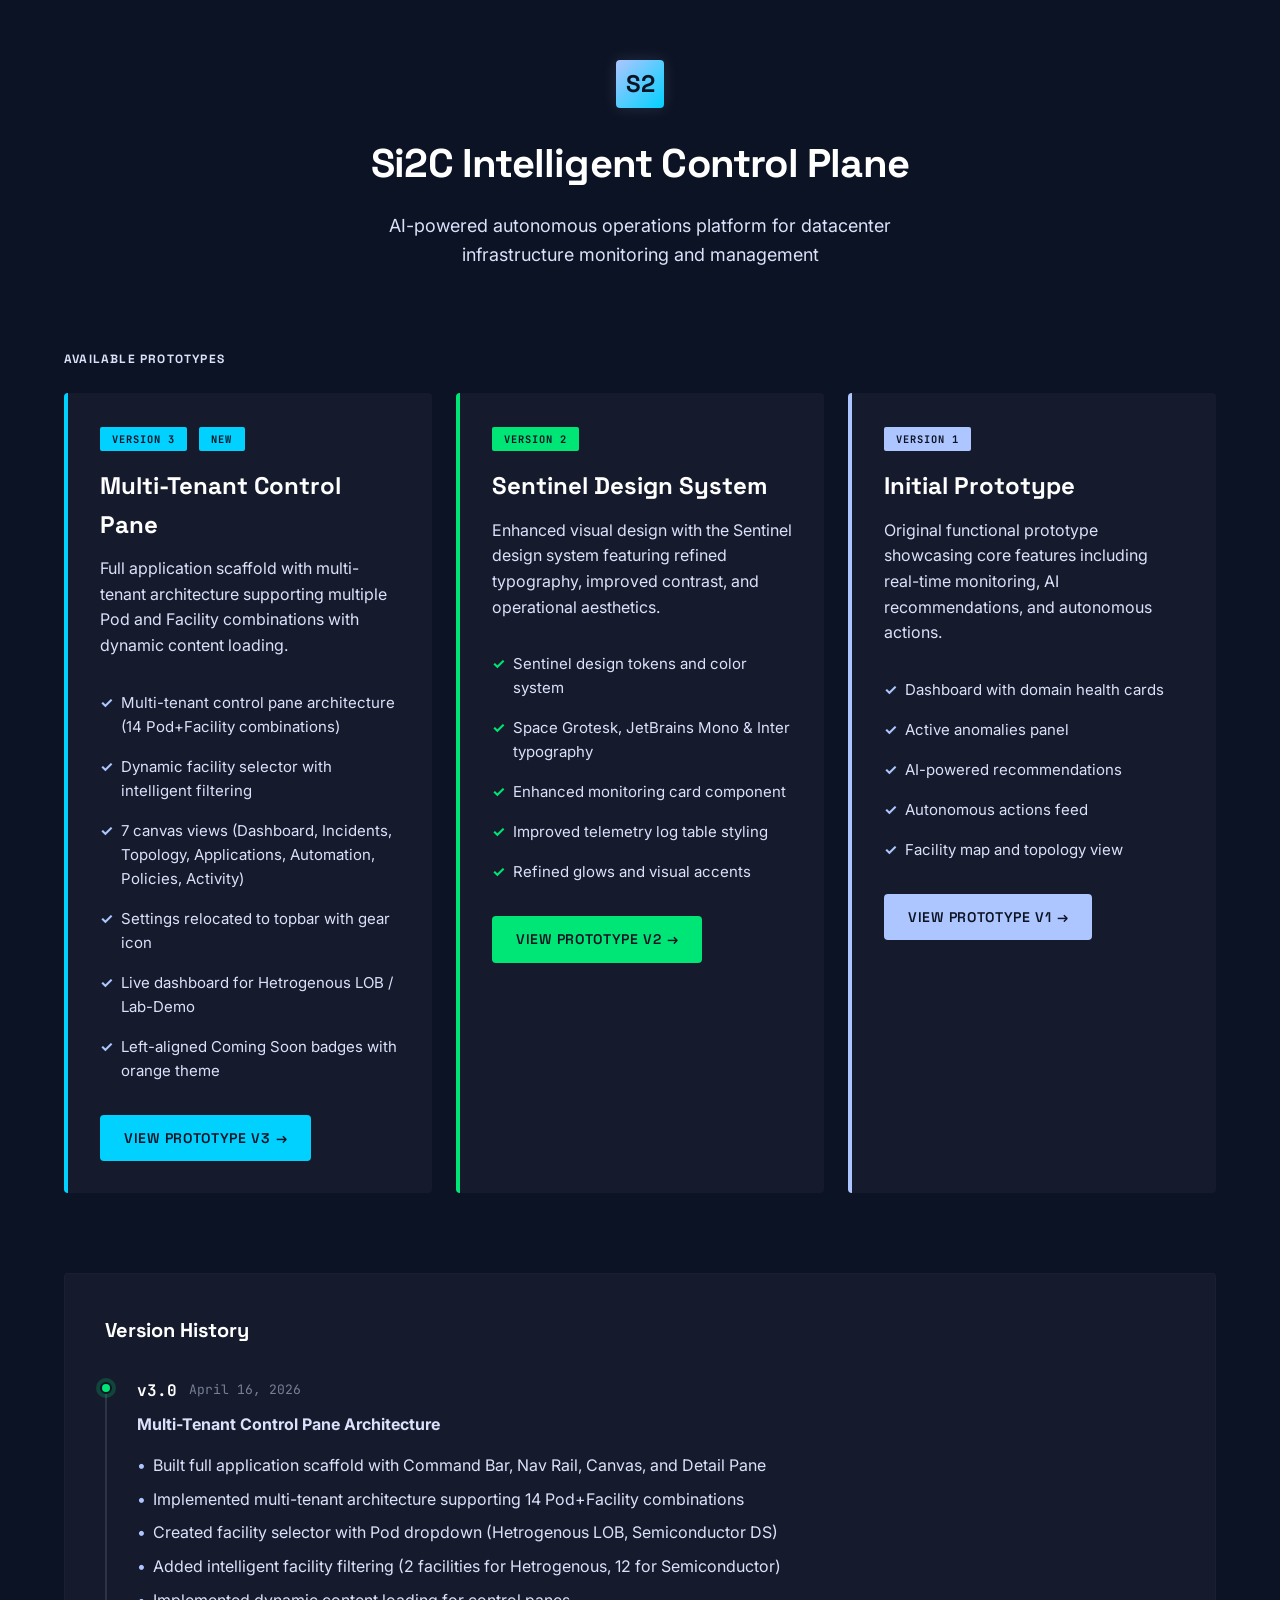
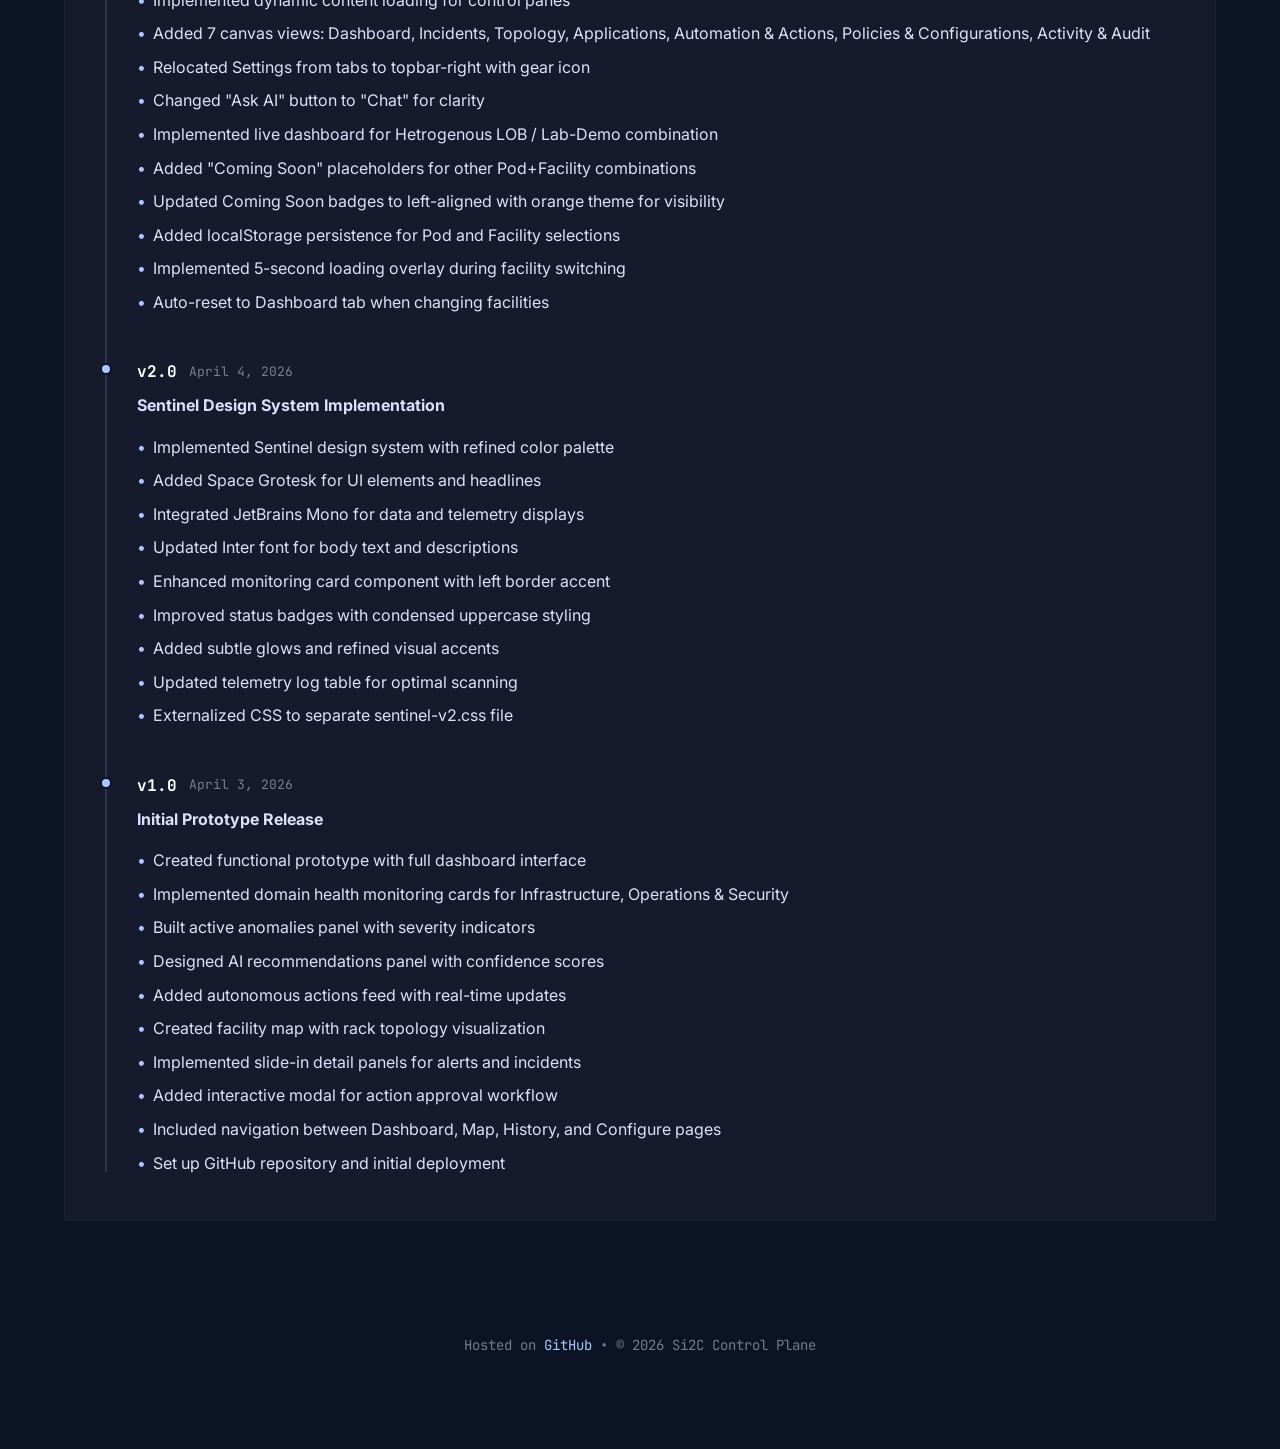
<file: index.html>
<!DOCTYPE html>
<html lang="en">
<head>
  <meta charset="UTF-8">
  <meta name="viewport" content="width=device-width, initial-scale=1.0">
  <title>Si2C Control Plane - Prototype Versions</title>

  <!-- Google Fonts -->
  <link rel="preconnect" href="https://fonts.googleapis.com">
  <link rel="preconnect" href="https://fonts.gstatic.com" crossorigin>
  <link href="https://fonts.googleapis.com/css2?family=Space+Grotesk:wght@400;600;700&family=JetBrains+Mono:wght@400;600&family=Inter:wght@400;500;600&display=swap" rel="stylesheet">

  <style>
    :root {
      /* Sentinel Color System */
      --color-bg-primary: #0c1324;
      --color-bg-secondary: #151b2d;
      --color-bg-tertiary: #1c253d;
      --color-border-subtle: rgba(46, 52, 71, 0.2);
      --color-border-active: #2e3447;
      --color-text-primary: #ffffff;
      --color-text-secondary: #dce1fb;
      --color-text-muted: rgba(220, 225, 251, 0.5);
      --color-brand-primary: #adc6ff;
      --color-status-info: #00d1ff;
      --color-status-success: #00e676;
      --accent-glow: 0 0 15px rgba(173, 198, 255, 0.15);
      --radius-sm: 4px;
      --font-ui: 'Space Grotesk', sans-serif;
      --font-data: 'JetBrains Mono', monospace;
      --font-body: 'Inter', sans-serif;
    }

    * {
      margin: 0;
      padding: 0;
      box-sizing: border-box;
    }

    body {
      font-family: var(--font-body);
      background-color: var(--color-bg-primary);
      color: var(--color-text-primary);
      line-height: 1.6;
      min-height: 100vh;
    }

    .container {
      max-width: 1200px;
      margin: 0 auto;
      padding: 60px 24px;
    }

    /* Header */
    header {
      text-align: center;
      margin-bottom: 80px;
    }

    .logo {
      display: inline-flex;
      align-items: center;
      gap: 12px;
      margin-bottom: 24px;
    }

    .logo-icon {
      width: 48px;
      height: 48px;
      background: linear-gradient(135deg, var(--color-brand-primary), var(--color-status-info));
      border-radius: var(--radius-sm);
      display: flex;
      align-items: center;
      justify-content: center;
      font-size: 1.5rem;
      font-family: var(--font-ui);
      font-weight: 700;
      color: var(--color-bg-primary);
      box-shadow: var(--accent-glow);
    }

    h1 {
      font-family: var(--font-ui);
      font-size: 2.5rem;
      font-weight: 700;
      margin-bottom: 16px;
      letter-spacing: -0.02em;
    }

    .subtitle {
      font-size: 1.125rem;
      color: var(--color-text-secondary);
      max-width: 600px;
      margin: 0 auto;
    }

    /* Version Cards */
    .versions-section {
      margin-bottom: 80px;
    }

    .section-title {
      font-family: var(--font-ui);
      font-size: 0.75rem;
      font-weight: 700;
      text-transform: uppercase;
      letter-spacing: 0.1em;
      color: var(--color-text-secondary);
      margin-bottom: 24px;
    }

    .version-cards {
      display: grid;
      grid-template-columns: repeat(auto-fit, minmax(300px, 1fr));
      gap: 24px;
      margin-bottom: 48px;
    }

    .version-card {
      background: var(--color-bg-secondary);
      border-left: 4px solid var(--color-brand-primary);
      border-radius: var(--radius-sm);
      padding: 32px;
      transition: all 0.2s ease;
      text-decoration: none;
      color: var(--color-text-primary);
      display: block;
    }

    .version-card:hover {
      background: var(--color-bg-tertiary);
      box-shadow: var(--accent-glow);
      transform: translateY(-4px);
    }

    .version-card.v2 {
      border-left-color: var(--color-status-success);
    }

    .version-card.v3 {
      border-left-color: var(--color-status-info);
    }

    .version-badge {
      display: inline-block;
      padding: 4px 12px;
      background: var(--color-brand-primary);
      color: var(--color-bg-primary);
      border-radius: 2px;
      font-family: var(--font-data);
      font-size: 0.65rem;
      font-weight: 700;
      text-transform: uppercase;
      letter-spacing: 0.1em;
      margin-bottom: 16px;
    }

    .version-card.v2 .version-badge {
      background: var(--color-status-success);
    }

    .version-card.v3 .version-badge {
      background: var(--color-status-info);
    }

    .new-badge {
      background: var(--color-status-info);
      margin-left: 8px;
    }

    .version-card h2 {
      font-family: var(--font-ui);
      font-size: 1.5rem;
      margin-bottom: 12px;
    }

    .version-card p {
      color: var(--color-text-secondary);
      margin-bottom: 24px;
      line-height: 1.6;
    }

    .version-features {
      list-style: none;
      margin-bottom: 24px;
    }

    .version-features li {
      padding: 8px 0;
      color: var(--color-text-secondary);
      font-size: 0.9375rem;
      display: flex;
      align-items: flex-start;
      gap: 8px;
    }

    .version-features li::before {
      content: "✓";
      color: var(--color-brand-primary);
      font-weight: 700;
      flex-shrink: 0;
    }

    .version-card.v2 .version-features li::before {
      color: var(--color-status-success);
    }

    .cta-button {
      display: inline-flex;
      align-items: center;
      gap: 8px;
      padding: 12px 24px;
      background: var(--color-brand-primary);
      color: var(--color-bg-primary);
      border: none;
      border-radius: var(--radius-sm);
      font-family: var(--font-ui);
      font-size: 0.875rem;
      font-weight: 600;
      text-transform: uppercase;
      letter-spacing: 0.05em;
      cursor: pointer;
      transition: all 0.2s ease;
      text-decoration: none;
    }

    .version-card.v2 .cta-button {
      background: var(--color-status-success);
    }

    .version-card.v3 .cta-button {
      background: var(--color-status-info);
    }

    .cta-button:hover {
      box-shadow: var(--accent-glow);
      transform: translateY(-2px);
    }

    /* Version History */
    .history-section {
      background: var(--color-bg-secondary);
      border: 1px solid var(--color-border-subtle);
      border-radius: var(--radius-sm);
      padding: 40px;
    }

    .history-section h2 {
      font-family: var(--font-ui);
      font-size: 1.25rem;
      margin-bottom: 32px;
    }

    .timeline {
      position: relative;
      padding-left: 32px;
    }

    .timeline::before {
      content: "";
      position: absolute;
      left: 0;
      top: 8px;
      bottom: 8px;
      width: 2px;
      background: var(--color-border-active);
    }

    .timeline-item {
      position: relative;
      margin-bottom: 40px;
    }

    .timeline-item:last-child {
      margin-bottom: 0;
    }

    .timeline-marker {
      position: absolute;
      left: -37px;
      top: 4px;
      width: 12px;
      height: 12px;
      background: var(--color-brand-primary);
      border: 2px solid var(--color-bg-primary);
      border-radius: 50%;
    }

    .timeline-item.latest .timeline-marker {
      background: var(--color-status-success);
      box-shadow: 0 0 0 4px rgba(0, 230, 118, 0.2);
    }

    .timeline-header {
      display: flex;
      align-items: center;
      gap: 12px;
      margin-bottom: 8px;
    }

    .version-number {
      font-family: var(--font-data);
      font-weight: 700;
      font-size: 1rem;
      color: var(--color-text-primary);
    }

    .version-date {
      font-family: var(--font-data);
      font-size: 0.8125rem;
      color: var(--color-text-muted);
    }

    .timeline-content {
      color: var(--color-text-secondary);
      line-height: 1.6;
    }

    .timeline-content ul {
      list-style: none;
      margin-top: 12px;
      padding-left: 16px;
    }

    .timeline-content li {
      padding: 4px 0;
      position: relative;
    }

    .timeline-content li::before {
      content: "•";
      position: absolute;
      left: -16px;
      color: var(--color-brand-primary);
    }

    /* Footer */
    footer {
      text-align: center;
      margin-top: 80px;
      padding: 32px 0;
      border-top: 1px solid var(--color-border-subtle);
      color: var(--color-text-muted);
      font-size: 0.875rem;
      font-family: var(--font-data);
    }

    footer a {
      color: var(--color-brand-primary);
      text-decoration: none;
    }

    footer a:hover {
      text-decoration: underline;
    }

    /* Responsive */
    @media (max-width: 768px) {
      .container {
        padding: 40px 16px;
      }

      h1 {
        font-size: 2rem;
      }

      .version-cards {
        grid-template-columns: 1fr;
      }
    }
  </style>
</head>
<body>
  <div class="container">
    <!-- Header -->
    <header>
      <div class="logo">
        <div class="logo-icon">S2</div>
      </div>
      <h1>Si2C Intelligent Control Plane</h1>
      <p class="subtitle">AI-powered autonomous operations platform for datacenter infrastructure monitoring and management</p>
    </header>

    <!-- Version Cards -->
    <section class="versions-section">
      <h2 class="section-title">Available Prototypes</h2>

      <div class="version-cards">
        <!-- Version 3 -->
        <a href="index-scaffold.html" class="version-card v3">
          <div>
            <span class="version-badge">Version 3</span>
            <span class="version-badge new-badge">New</span>
          </div>
          <h2>Multi-Tenant Control Pane</h2>
          <p>Full application scaffold with multi-tenant architecture supporting multiple Pod and Facility combinations with dynamic content loading.</p>
          <ul class="version-features">
            <li>Multi-tenant control pane architecture (14 Pod+Facility combinations)</li>
            <li>Dynamic facility selector with intelligent filtering</li>
            <li>7 canvas views (Dashboard, Incidents, Topology, Applications, Automation, Policies, Activity)</li>
            <li>Settings relocated to topbar with gear icon</li>
            <li>Live dashboard for Hetrogenous LOB / Lab-Demo</li>
            <li>Left-aligned Coming Soon badges with orange theme</li>
          </ul>
          <div class="cta-button">
            View Prototype v3 →
          </div>
        </a>

        <!-- Version 2 -->
        <a href="si2c-prototype-v2.html" class="version-card v2">
          <span class="version-badge">Version 2</span>
          <h2>Sentinel Design System</h2>
          <p>Enhanced visual design with the Sentinel design system featuring refined typography, improved contrast, and operational aesthetics.</p>
          <ul class="version-features">
            <li>Sentinel design tokens and color system</li>
            <li>Space Grotesk, JetBrains Mono & Inter typography</li>
            <li>Enhanced monitoring card component</li>
            <li>Improved telemetry log table styling</li>
            <li>Refined glows and visual accents</li>
          </ul>
          <div class="cta-button">
            View Prototype v2 →
          </div>
        </a>

        <!-- Version 1 -->
        <a href="si2c-prototype-v1.html" class="version-card">
          <span class="version-badge">Version 1</span>
          <h2>Initial Prototype</h2>
          <p>Original functional prototype showcasing core features including real-time monitoring, AI recommendations, and autonomous actions.</p>
          <ul class="version-features">
            <li>Dashboard with domain health cards</li>
            <li>Active anomalies panel</li>
            <li>AI-powered recommendations</li>
            <li>Autonomous actions feed</li>
            <li>Facility map and topology view</li>
          </ul>
          <div class="cta-button">
            View Prototype v1 →
          </div>
        </a>
      </div>
    </section>

    <!-- Version History -->
    <section class="history-section">
      <h2>Version History</h2>
      <div class="timeline">
        <!-- Version 3.0 -->
        <div class="timeline-item latest">
          <div class="timeline-marker"></div>
          <div class="timeline-header">
            <span class="version-number">v3.0</span>
            <span class="version-date">April 16, 2026</span>
          </div>
          <div class="timeline-content">
            <strong>Multi-Tenant Control Pane Architecture</strong>
            <ul>
              <li>Built full application scaffold with Command Bar, Nav Rail, Canvas, and Detail Pane</li>
              <li>Implemented multi-tenant architecture supporting 14 Pod+Facility combinations</li>
              <li>Created facility selector with Pod dropdown (Hetrogenous LOB, Semiconductor DS)</li>
              <li>Added intelligent facility filtering (2 facilities for Hetrogenous, 12 for Semiconductor)</li>
              <li>Implemented dynamic content loading for control panes</li>
              <li>Added 7 canvas views: Dashboard, Incidents, Topology, Applications, Automation & Actions, Policies & Configurations, Activity & Audit</li>
              <li>Relocated Settings from tabs to topbar-right with gear icon</li>
              <li>Changed "Ask AI" button to "Chat" for clarity</li>
              <li>Implemented live dashboard for Hetrogenous LOB / Lab-Demo combination</li>
              <li>Added "Coming Soon" placeholders for other Pod+Facility combinations</li>
              <li>Updated Coming Soon badges to left-aligned with orange theme for visibility</li>
              <li>Added localStorage persistence for Pod and Facility selections</li>
              <li>Implemented 5-second loading overlay during facility switching</li>
              <li>Auto-reset to Dashboard tab when changing facilities</li>
            </ul>
          </div>
        </div>

        <!-- Version 2.0 -->
        <div class="timeline-item">
          <div class="timeline-marker"></div>
          <div class="timeline-header">
            <span class="version-number">v2.0</span>
            <span class="version-date">April 4, 2026</span>
          </div>
          <div class="timeline-content">
            <strong>Sentinel Design System Implementation</strong>
            <ul>
              <li>Implemented Sentinel design system with refined color palette</li>
              <li>Added Space Grotesk for UI elements and headlines</li>
              <li>Integrated JetBrains Mono for data and telemetry displays</li>
              <li>Updated Inter font for body text and descriptions</li>
              <li>Enhanced monitoring card component with left border accent</li>
              <li>Improved status badges with condensed uppercase styling</li>
              <li>Added subtle glows and refined visual accents</li>
              <li>Updated telemetry log table for optimal scanning</li>
              <li>Externalized CSS to separate sentinel-v2.css file</li>
            </ul>
          </div>
        </div>

        <!-- Version 1.0 -->
        <div class="timeline-item">
          <div class="timeline-marker"></div>
          <div class="timeline-header">
            <span class="version-number">v1.0</span>
            <span class="version-date">April 3, 2026</span>
          </div>
          <div class="timeline-content">
            <strong>Initial Prototype Release</strong>
            <ul>
              <li>Created functional prototype with full dashboard interface</li>
              <li>Implemented domain health monitoring cards for Infrastructure, Operations & Security</li>
              <li>Built active anomalies panel with severity indicators</li>
              <li>Designed AI recommendations panel with confidence scores</li>
              <li>Added autonomous actions feed with real-time updates</li>
              <li>Created facility map with rack topology visualization</li>
              <li>Implemented slide-in detail panels for alerts and incidents</li>
              <li>Added interactive modal for action approval workflow</li>
              <li>Included navigation between Dashboard, Map, History, and Configure pages</li>
              <li>Set up GitHub repository and initial deployment</li>
            </ul>
          </div>
        </div>
      </div>
    </section>

    <!-- Footer -->
    <footer>
      <p>Hosted on <a href="https://github.com/muralidhar-thyagarajan/ControlPlane" target="_blank" rel="noopener">GitHub</a> • © 2026 Si2C Control Plane</p>
    </footer>
  </div>
</body>
</html>
</file>
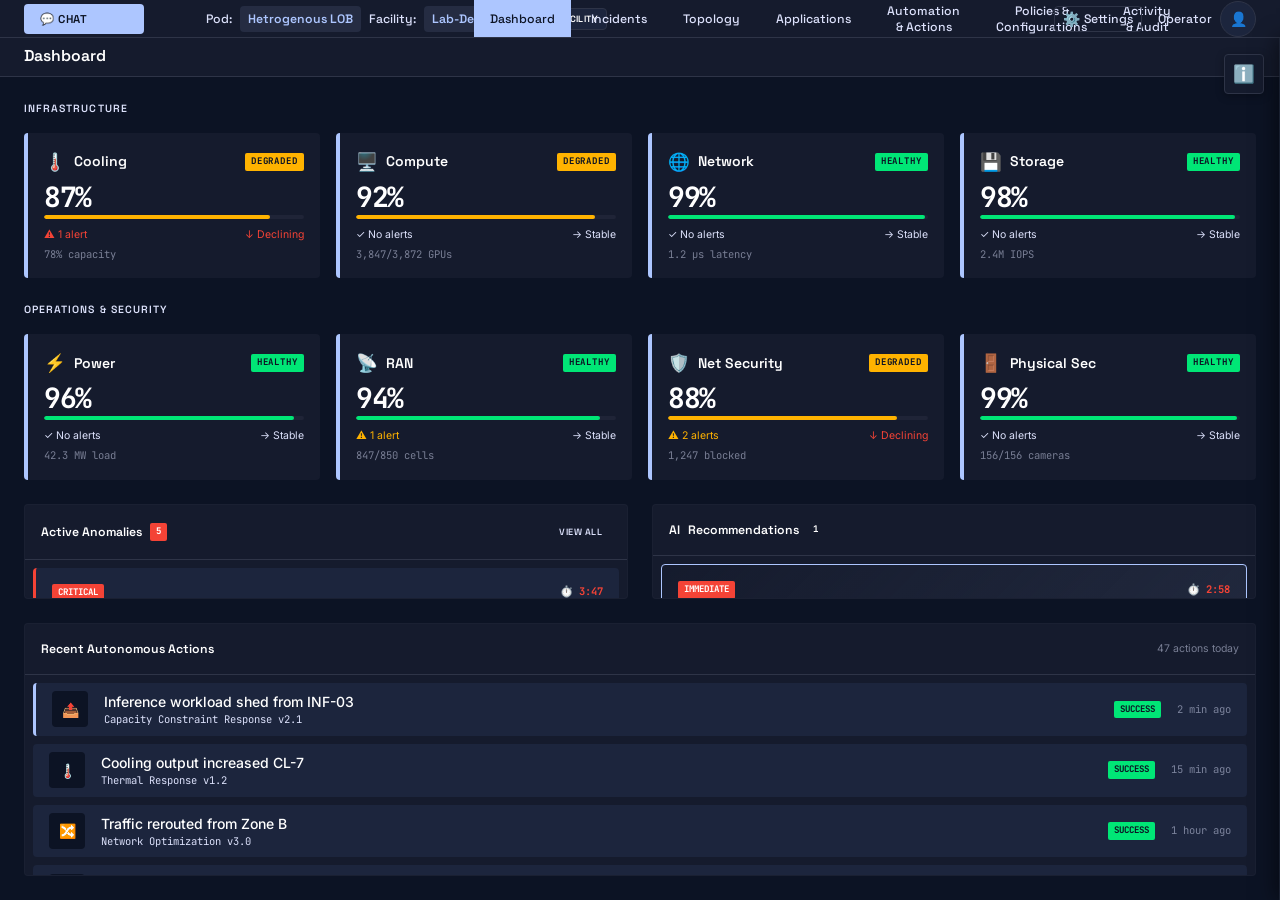
<file: index-scaffold.html>
<!DOCTYPE html>
<html lang="en">
<head>
  <meta charset="UTF-8">
  <meta name="viewport" content="width=device-width, initial-scale=1.0">
  <title>Si2C Control Plane — Scaffold</title>

  <!-- Google Fonts -->
  <link rel="preconnect" href="https://fonts.googleapis.com">
  <link rel="preconnect" href="https://fonts.gstatic.com" crossorigin>
  <link href="https://fonts.googleapis.com/css2?family=Space+Grotesk:wght@400;500;600;700&family=JetBrains+Mono:wght@400;500;700&family=Inter:wght@400;500;600&display=swap" rel="stylesheet">

  <!-- CSS in strict order -->
  <link rel="stylesheet" href="sentinel-v2.css">
  <link rel="stylesheet" href="styles/tokens.css">
  <link rel="stylesheet" href="styles/layout.css">
  <link rel="stylesheet" href="styles/topbar.css">
  <link rel="stylesheet" href="styles/nav-rail.css">
  <link rel="stylesheet" href="styles/canvas.css">
  <link rel="stylesheet" href="styles/detail-pane.css">
</head>
<body>
  <div class="app-shell" id="app-shell">

    <div id="panel-topbar">
      <!-- PANEL: Command Bar | STATUS: complete | OWNER: topbar.css -->

      <!-- LEFT: Chat Button -->
      <div class="topbar-left">
        <button class="btn btn-primary btn-ask-ai" onclick="window.Si2C.showAskAI()">
          💬 Chat
        </button>
      </div>

      <!-- Facility Selector Section -->
      <div class="facility-selector-section">
        <span class="facility-label">Pod:</span>
        <span id="selected-pod" class="facility-value">Hospitality & Leisure</span>

        <span class="facility-label">Facility:</span>
        <span id="selected-facility" class="facility-value">CA-Dalmatian1</span>

        <button class="btn btn-secondary btn-sm" onclick="openFacilitySelector()">
          Change Facility
        </button>
      </div>

      <!-- CENTER: Tab Navigation -->
      <div class="topbar-center">
        <nav class="topbar-nav nav">
          <button class="nav-item active" data-tab="dashboard" onclick="setActiveTab('dashboard')">
            Dashboard
          </button>
          <button class="nav-item" data-tab="incidents" onclick="setActiveTab('incidents')">
            Incidents
          </button>
          <button class="nav-item" data-tab="topology" onclick="setActiveTab('topology')">
            Topology
          </button>
          <button class="nav-item" data-tab="applications" onclick="setActiveTab('applications')">
            Applications
          </button>
          <button class="nav-item" data-tab="automation" onclick="setActiveTab('automation')">
            Automation & Actions
          </button>
          <button class="nav-item" data-tab="policies" onclick="setActiveTab('policies')">
            Policies & Configurations
          </button>
          <button class="nav-item" data-tab="activity" onclick="setActiveTab('activity')">
            Activity & Audit
          </button>
        </nav>
      </div>

      <!-- RIGHT: Settings + User Profile -->
      <div class="topbar-right">
        <button class="settings-button" onclick="openSettings()">
          <span class="settings-icon">⚙️</span>
          <span class="settings-text">Settings</span>
        </button>
        <div class="user-info">
          <span class="user-name">Operator</span>
          <div class="user-avatar" title="User Profile">
            👤
          </div>
        </div>
      </div>
    </div>

    <div id="panel-nav-rail">
      <!-- PANEL: Nav Rail | STATUS: scaffold | OWNER: nav-rail.css -->
      <!-- ZONES: [Accelerator Strip top var(--nav-accel-height)] [Conversation Stream flex] [Prompt Dock var(--nav-prompt-height)] -->
      <!-- WIDTH: var(--gr-step-7) | BG: var(--color-bg-secondary) -->
      <div style="padding: var(--spacing-md);">
        <span class="font-ui" style="color: var(--color-text-muted);">Nav Rail (nav-rail.css)</span>
      </div>
    </div>

    <div id="panel-canvas">
      <!-- PANEL: Canvas Container | STATUS: complete | OWNER: canvas.css -->
      <!-- Contains 7 canvas views, one per tab -->

      <!-- Info Icon - Toggle Detail Pane (fixed position, always visible) -->
      <button class="canvas-info-icon" onclick="toggleDetailPane()" title="Toggle Info Panel">
        ℹ️
      </button>

      <!-- CANVAS VIEW: Dashboard -->
      <div id="canvas-dashboard" class="canvas-view active" data-canvas="dashboard">
        <div class="canvas-top-panel">
          <div class="canvas-panel-title">Dashboard</div>
        </div>
        <div class="canvas-content">
          <div class="dashboard-grid">
            <!-- SECTION: Domain Health Cards -->
            <div id="canvas-dashboard-domain-health" class="domain-cards-section" data-section="domain-health">
              <div class="section-header">
                <span class="section-title">Infrastructure</span>
              </div>
              <div class="domain-cards-grid" id="infrastructure-cards">
                <!-- Cards injected by JS -->
              </div>
              <div class="section-header mt-md">
                <span class="section-title">Operations & Security</span>
              </div>
              <div class="domain-cards-grid" id="ops-security-cards">
                <!-- Cards injected by JS -->
              </div>
            </div>

            <!-- SECTION: Active Anomalies + AI Recommendations -->
            <div class="middle-section">
              <!-- SECTION: Active Anomalies Panel -->
              <div id="canvas-dashboard-active-anomalies" class="panel" data-section="active-anomalies">
                <div class="panel-header">
                  <div class="panel-title">
                    Active Anomalies
                    <span class="panel-badge" id="anomaly-count">5</span>
                  </div>
                  <button class="btn btn-ghost btn-sm">View All</button>
                </div>
                <div class="panel-content" id="anomalies-list">
                  <!-- Anomaly cards injected by JS -->
                </div>
              </div>

              <!-- SECTION: AI Recommendations Panel -->
              <div id="canvas-dashboard-ai-recommendations" class="panel" data-section="ai-recommendations">
                <div class="panel-header">
                  <div class="panel-title">
                    <span style="color: var(--color-ai);">AI</span> Recommendations
                    <span class="panel-badge" style="background-color: var(--color-ai);">1</span>
                  </div>
                </div>
                <div class="panel-content" id="recommendations-list">
                  <!-- Recommendation cards injected by JS -->
                </div>
              </div>
            </div>

            <!-- SECTION: Autonomous Actions Feed -->
            <div id="canvas-dashboard-actions-feed" class="actions-feed-section" data-section="actions-feed">
              <div class="panel-header">
                <div class="panel-title">Recent Autonomous Actions</div>
                <span class="text-muted" style="font-size: 0.75rem;">47 actions today</span>
              </div>
              <div class="actions-feed-content" id="actions-feed">
                <!-- Action entries injected by JS -->
              </div>
            </div>
          </div>
        </div>
      </div>

      <!-- CANVAS VIEW: Incidents -->
      <div id="canvas-incidents" class="canvas-view" data-canvas="incidents">
        <div class="canvas-top-panel">
          <div class="coming-soon-badge">
            <span class="construction-icon">🚧</span>
            <span class="coming-soon-label">Coming Soon</span>
          </div>
          <div class="canvas-panel-title">Panel for Incidents</div>
        </div>
        <div class="canvas-content">
          <!-- Incidents content will go here -->
        </div>
      </div>

      <!-- CANVAS VIEW: Topology -->
      <div id="canvas-topology" class="canvas-view" data-canvas="topology">
        <div class="canvas-top-panel">
          <div class="coming-soon-badge">
            <span class="construction-icon">🚧</span>
            <span class="coming-soon-label">Coming Soon</span>
          </div>
          <div class="canvas-panel-title">Panel for Topology</div>
        </div>
        <div class="canvas-content">
          <!-- Topology content will go here -->
        </div>
      </div>

      <!-- CANVAS VIEW: Applications -->
      <div id="canvas-applications" class="canvas-view" data-canvas="applications">
        <div class="canvas-top-panel">
          <div class="coming-soon-badge">
            <span class="construction-icon">🚧</span>
            <span class="coming-soon-label">Coming Soon</span>
          </div>
          <div class="canvas-panel-title">Panel for Applications</div>
        </div>
        <div class="canvas-content">
          <!-- Applications content will go here -->
        </div>
      </div>

      <!-- CANVAS VIEW: Automation & Actions -->
      <div id="canvas-automation" class="canvas-view" data-canvas="automation">
        <div class="canvas-top-panel">
          <div class="coming-soon-badge">
            <span class="construction-icon">🚧</span>
            <span class="coming-soon-label">Coming Soon</span>
          </div>
          <div class="canvas-panel-title">Panel for Automation & Actions</div>
        </div>
        <div class="canvas-content">
          <!-- Automation & Actions content will go here -->
        </div>
      </div>

      <!-- CANVAS VIEW: Activity -->
      <div id="canvas-activity" class="canvas-view" data-canvas="activity">
        <div class="canvas-top-panel">
          <div class="canvas-panel-title">Panel for Activity</div>
          <div class="coming-soon-badge">
            <span class="construction-icon">🚧</span>
            <span class="coming-soon-label">Coming Soon</span>
          </div>
        </div>
        <div class="canvas-content">
          <!-- Activity content will go here -->
        </div>
      </div>

      <!-- CANVAS VIEW: Policies & Configurations -->
      <div id="canvas-policies" class="canvas-view" data-canvas="policies">
        <div class="canvas-top-panel">
          <div class="coming-soon-badge">
            <span class="construction-icon">🚧</span>
            <span class="coming-soon-label">Coming Soon</span>
          </div>
          <div class="canvas-panel-title">Policies & Configurations</div>
        </div>
        <div class="canvas-content">
          <!-- Policies & Configurations content will go here -->
        </div>
      </div>

      <!-- CANVAS VIEW: Activity & Audit -->
      <div id="canvas-activity" class="canvas-view" data-canvas="activity">
        <div class="canvas-top-panel">
          <div class="coming-soon-badge">
            <span class="construction-icon">🚧</span>
            <span class="coming-soon-label">Coming Soon</span>
          </div>
          <div class="canvas-panel-title">Activity & Audit</div>
        </div>
        <div class="canvas-content">
          <!-- Activity & Audit content will go here -->
        </div>
      </div>

    </div>

    <div id="panel-detail-pane">
      <!-- PANEL: Detail Pane | STATUS: complete | OWNER: detail-pane.css -->
      <!-- Opens via toggleDetailPane() or openDetailPane(recordId) -->
      <!-- Closes via closeDetailPane() -->
      <!-- WIDTH: var(--gr-step-8) | Overlay on Canvas | Slides from right -->

      <!-- Header -->
      <div class="detail-pane-header">
        <div class="detail-pane-title">Information Panel</div>
        <button class="detail-pane-close" onclick="closeDetailPane()" title="Close">
          ✕
        </button>
      </div>

      <!-- Body -->
      <div class="detail-pane-body">
        <p class="font-body" style="color: var(--color-text-secondary); margin-bottom: var(--spacing-md);">
          This panel displays detailed information about selected records.
        </p>
        <p class="font-body" style="color: var(--color-text-muted); font-size: 0.875rem;">
          When you click on a domain card, incident, or other record in the canvas,
          detailed information will appear here.
        </p>
      </div>

      <!-- Footer -->
      <div class="detail-pane-footer">
        <button class="btn btn-secondary" onclick="closeDetailPane()">Close</button>
        <button class="btn btn-primary">Take Action</button>
      </div>
    </div>

  </div>

  <!-- Facility Selector Modal -->
  <div id="facility-selector-backdrop" class="facility-backdrop" onclick="closeFacilitySelector()">
    <div id="dialog-facility-selector" class="facility-dialog" onclick="event.stopPropagation()">

      <!-- Header -->
      <div class="dialog-header">
        <h2 class="dialog-title">Select Pod & Facility</h2>
        <button class="dialog-close" onclick="closeFacilitySelector()">✕</button>
      </div>

      <!-- Content -->
      <div class="dialog-content">

        <!-- Pod Dropdown -->
        <div class="form-group">
          <label for="pod-select">Pod</label>
          <select id="pod-select" class="form-select" onchange="filterFacilitiesByPod()">
            <option value="Hetrogenous LOB">Hetrogenous LOB</option>
            <option value="Semiconductor (DS)">Semiconductor (DS)</option>
          </select>
        </div>

        <!-- Facility Dropdown -->
        <div class="form-group">
          <label for="facility-select">Facility</label>
          <select id="facility-select" class="form-select">
            <!-- Options populated dynamically based on pod selection -->
          </select>
        </div>
      </div>

      <!-- Footer -->
      <div class="dialog-footer">
        <button class="btn btn-ghost" onclick="closeFacilitySelector()">Cancel</button>
        <button class="btn btn-primary" onclick="updateFacilitySelection()">Update Panel</button>
      </div>

    </div>
  </div>

  <!-- Loading Overlay -->
  <div id="loading-overlay" class="loading-overlay">
    <div class="loading-content">
      <div class="spinner"></div>
      <div class="loading-message">Updating dashboard...</div>
    </div>
  </div>

  <script src="scripts/interactions.js" defer></script>
</body>
</html>
</file>
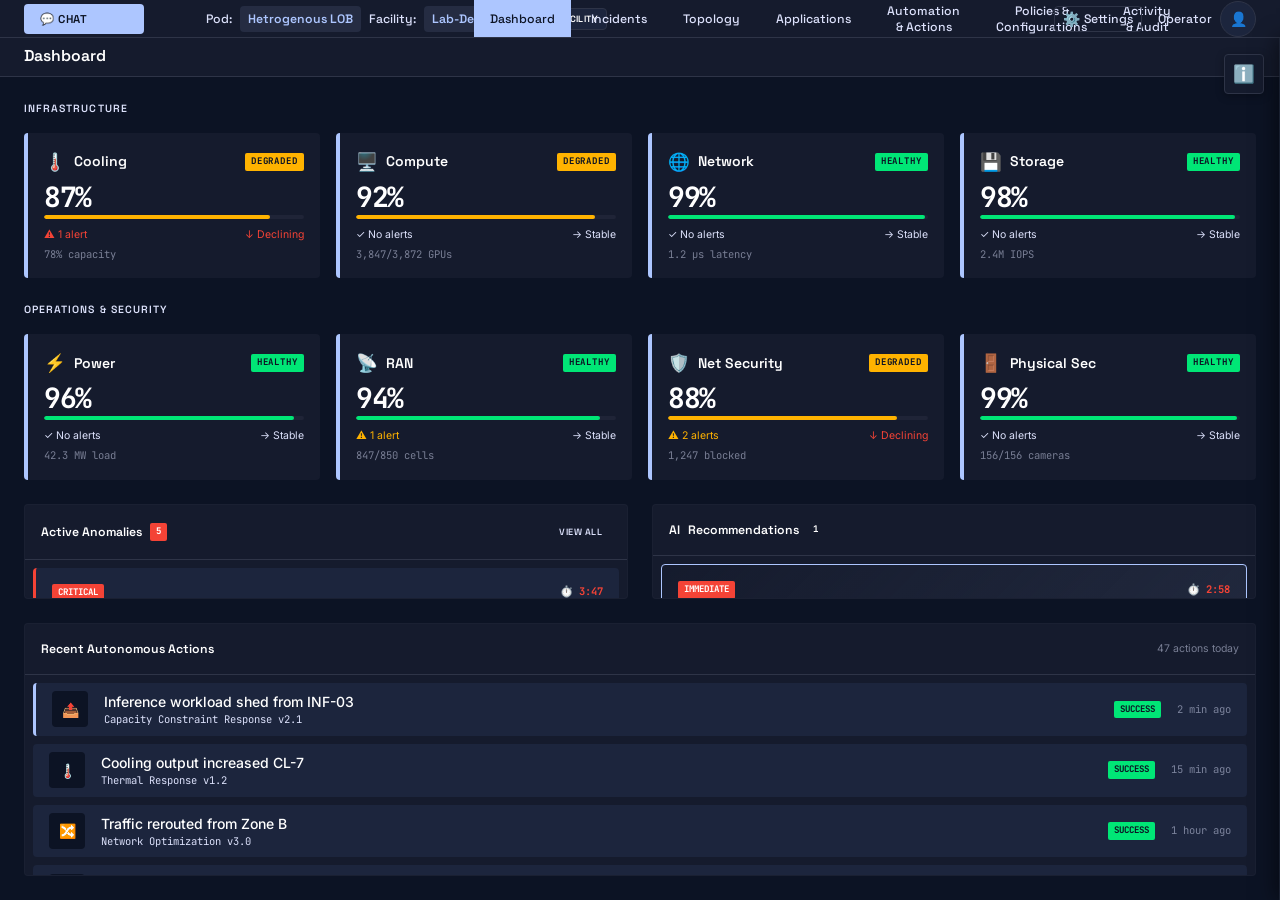
<file: scaffold-test.html>
<!DOCTYPE html>
<html lang="en">
<head>
  <meta charset="UTF-8">
  <meta name="viewport" content="width=device-width, initial-scale=1.0">
  <title>Si2C Scaffold Test</title>
  <link rel="preconnect" href="https://fonts.googleapis.com">
  <link rel="preconnect" href="https://fonts.gstatic.com" crossorigin>
  <link href="https://fonts.googleapis.com/css2?family=Space+Grotesk:wght@400;500;600;700&family=JetBrains+Mono:wght@400;500;700&family=Inter:wght@400;500;600&display=swap" rel="stylesheet">
  <link rel="stylesheet" href="sentinel-v2.css">
  <link rel="stylesheet" href="styles/tokens.css">
  <link rel="stylesheet" href="styles/layout.css">
  <link rel="stylesheet" href="styles/topbar.css">
  <link rel="stylesheet" href="styles/nav-rail.css">
  <link rel="stylesheet" href="styles/canvas.css">
  <link rel="stylesheet" href="styles/detail-pane.css">
  <style>
    /* Visual debugging styles */
    .debug-label {
      position: absolute;
      top: 50%;
      left: 50%;
      transform: translate(-50%, -50%);
      font-family: var(--font-ui);
      font-size: 18px;
      font-weight: 600;
      color: var(--color-brand-primary);
      text-align: center;
      pointer-events: none;
    }
    .debug-info {
      display: block;
      font-size: 12px;
      font-family: var(--font-data);
      color: var(--color-text-muted);
      margin-top: 8px;
    }
    #panel-topbar .debug-label { top: 50%; }
    #panel-nav-rail .debug-label,
    #panel-canvas .debug-label,
    #panel-detail-pane .debug-label { top: 40%; }
  </style>
</head>
<body>
  <div class="app-shell" id="app-shell">
    <div id="panel-topbar">
      <!-- LEFT: Chat Button -->
      <div class="topbar-left">
        <button class="btn btn-primary btn-ask-ai" onclick="window.Si2C.showAskAI()">
          💬 Chat
        </button>
      </div>

      <!-- Facility Selector Section -->
      <div class="facility-selector-section">
        <span class="facility-label">Pod:</span>
        <span id="selected-pod" class="facility-value">Hospitality & Leisure</span>

        <span class="facility-label">Facility:</span>
        <span id="selected-facility" class="facility-value">CA-Dalmatian1</span>

        <button class="btn btn-secondary btn-sm" onclick="openFacilitySelector()">
          Change Facility
        </button>
      </div>

      <!-- CENTER: Tab Navigation -->
      <div class="topbar-center">
        <nav class="topbar-nav nav">
          <button class="nav-item active" data-tab="dashboard" onclick="setActiveTab('dashboard')">
            Dashboard
          </button>
          <button class="nav-item" data-tab="incidents" onclick="setActiveTab('incidents')">
            Incidents
          </button>
          <button class="nav-item" data-tab="topology" onclick="setActiveTab('topology')">
            Topology
          </button>
          <button class="nav-item" data-tab="applications" onclick="setActiveTab('applications')">
            Applications
          </button>
          <button class="nav-item" data-tab="automation" onclick="setActiveTab('automation')">
            Automation & Actions
          </button>
          <button class="nav-item" data-tab="policies" onclick="setActiveTab('policies')">
            Policies & Configurations
          </button>
          <button class="nav-item" data-tab="activity" onclick="setActiveTab('activity')">
            Activity & Audit
          </button>
        </nav>
      </div>

      <!-- RIGHT: Settings + User Profile -->
      <div class="topbar-right">
        <button class="settings-button" onclick="openSettings()">
          <span class="settings-icon">⚙️</span>
          <span class="settings-text">Settings</span>
        </button>
        <div class="user-info">
          <span class="user-name">Operator</span>
          <div class="user-avatar" title="User Profile">
            👤
          </div>
        </div>
      </div>
    </div>

    <div id="panel-nav-rail">
      <div class="debug-label">
        NAV RAIL
        <span class="debug-info">Width: 17.94vw (φ step 7) | nav-rail.css</span>
        <span class="debug-info">3 zones: Accelerator | Stream | Prompt</span>
      </div>
    </div>

    <div id="panel-canvas">
      <!-- Info Icon - Toggle Detail Pane -->
      <button class="canvas-info-icon" onclick="toggleDetailPane()" title="Toggle Info Panel">
        ℹ️
      </button>

      <!-- CANVAS VIEW: Dashboard -->
      <div id="canvas-dashboard" class="canvas-view active" data-canvas="dashboard">
        <div class="canvas-top-panel">
          <div class="canvas-panel-title">Dashboard</div>
        </div>
        <div class="canvas-content">
          <div class="dashboard-grid">
            <!-- SECTION: Domain Health Cards -->
            <div id="canvas-dashboard-domain-health" class="domain-cards-section" data-section="domain-health">
              <div class="section-header">
                <span class="section-title">Infrastructure</span>
              </div>
              <div class="domain-cards-grid" id="infrastructure-cards">
                <!-- Cards injected by JS -->
              </div>
              <div class="section-header mt-md">
                <span class="section-title">Operations & Security</span>
              </div>
              <div class="domain-cards-grid" id="ops-security-cards">
                <!-- Cards injected by JS -->
              </div>
            </div>

            <!-- SECTION: Active Anomalies + AI Recommendations -->
            <div class="middle-section">
              <!-- SECTION: Active Anomalies Panel -->
              <div id="canvas-dashboard-active-anomalies" class="panel" data-section="active-anomalies">
                <div class="panel-header">
                  <div class="panel-title">
                    Active Anomalies
                    <span class="panel-badge" id="anomaly-count">5</span>
                  </div>
                  <button class="btn btn-ghost btn-sm">View All</button>
                </div>
                <div class="panel-content" id="anomalies-list">
                  <!-- Anomaly cards injected by JS -->
                </div>
              </div>

              <!-- SECTION: AI Recommendations Panel -->
              <div id="canvas-dashboard-ai-recommendations" class="panel" data-section="ai-recommendations">
                <div class="panel-header">
                  <div class="panel-title">
                    <span style="color: var(--color-ai);">AI</span> Recommendations
                    <span class="panel-badge" style="background-color: var(--color-ai);">1</span>
                  </div>
                </div>
                <div class="panel-content" id="recommendations-list">
                  <!-- Recommendation cards injected by JS -->
                </div>
              </div>
            </div>

            <!-- SECTION: Autonomous Actions Feed -->
            <div id="canvas-dashboard-actions-feed" class="actions-feed-section" data-section="actions-feed">
              <div class="panel-header">
                <div class="panel-title">Recent Autonomous Actions</div>
                <span class="text-muted" style="font-size: 0.75rem;">47 actions today</span>
              </div>
              <div class="actions-feed-content" id="actions-feed">
                <!-- Action entries injected by JS -->
              </div>
            </div>
          </div>
        </div>
      </div>

      <!-- CANVAS VIEW: Incidents -->
      <div id="canvas-incidents" class="canvas-view" data-canvas="incidents">
        <div class="canvas-top-panel">
          <div class="coming-soon-badge">
            <span class="construction-icon">🚧</span>
            <span class="coming-soon-label">Coming Soon</span>
          </div>
          <div class="canvas-panel-title">Panel for Incidents</div>
        </div>
        <div class="canvas-content"></div>
      </div>

      <!-- CANVAS VIEW: Topology -->
      <div id="canvas-topology" class="canvas-view" data-canvas="topology">
        <div class="canvas-top-panel">
          <div class="coming-soon-badge">
            <span class="construction-icon">🚧</span>
            <span class="coming-soon-label">Coming Soon</span>
          </div>
          <div class="canvas-panel-title">Panel for Topology</div>
        </div>
        <div class="canvas-content"></div>
      </div>

      <!-- CANVAS VIEW: Applications -->
      <div id="canvas-applications" class="canvas-view" data-canvas="applications">
        <div class="canvas-top-panel">
          <div class="coming-soon-badge">
            <span class="construction-icon">🚧</span>
            <span class="coming-soon-label">Coming Soon</span>
          </div>
          <div class="canvas-panel-title">Panel for Applications</div>
        </div>
        <div class="canvas-content"></div>
      </div>

      <!-- CANVAS VIEW: Automation & Actions -->
      <div id="canvas-automation" class="canvas-view" data-canvas="automation">
        <div class="canvas-top-panel">
          <div class="coming-soon-badge">
            <span class="construction-icon">🚧</span>
            <span class="coming-soon-label">Coming Soon</span>
          </div>
          <div class="canvas-panel-title">Panel for Automation & Actions</div>
        </div>
        <div class="canvas-content"></div>
      </div>

      <!-- CANVAS VIEW: Activity -->
      <div id="canvas-activity" class="canvas-view" data-canvas="activity">
        <div class="canvas-top-panel">
          <div class="canvas-panel-title">Panel for Activity</div>
          <div class="coming-soon-badge">
            <span class="construction-icon">🚧</span>
            <span class="coming-soon-label">Coming Soon</span>
          </div>
        </div>
        <div class="canvas-content"></div>
      </div>

      <!-- CANVAS VIEW: Policies & Configurations -->
      <div id="canvas-policies" class="canvas-view" data-canvas="policies">
        <div class="canvas-top-panel">
          <div class="coming-soon-badge">
            <span class="construction-icon">🚧</span>
            <span class="coming-soon-label">Coming Soon</span>
          </div>
          <div class="canvas-panel-title">Policies & Configurations</div>
        </div>
        <div class="canvas-content"></div>
      </div>

      <!-- CANVAS VIEW: Activity & Audit -->
      <div id="canvas-activity" class="canvas-view" data-canvas="activity">
        <div class="canvas-top-panel">
          <div class="coming-soon-badge">
            <span class="construction-icon">🚧</span>
            <span class="coming-soon-label">Coming Soon</span>
          </div>
          <div class="canvas-panel-title">Activity & Audit</div>
        </div>
        <div class="canvas-content"></div>
      </div>

    </div>

    <div id="panel-detail-pane">
      <!-- Header -->
      <div class="detail-pane-header">
        <div class="detail-pane-title">Information Panel</div>
        <button class="detail-pane-close" onclick="closeDetailPane()" title="Close">
          ✕
        </button>
      </div>

      <!-- Body -->
      <div class="detail-pane-body">
        <div class="debug-label" style="position: static; transform: none;">
          DETAIL PANE
          <span class="debug-info">Width: 29.03vw (φ step 8) | detail-pane.css</span>
          <span class="debug-info">Overlay slide-in from right</span>
          <span class="debug-info">Hidden by default</span>
        </div>
      </div>

      <!-- Footer -->
      <div class="detail-pane-footer">
        <button class="btn btn-secondary" onclick="closeDetailPane()">Close</button>
        <button class="btn btn-primary">Take Action</button>
      </div>
    </div>
  </div>

  <!-- Facility Selector Modal -->
  <div id="facility-selector-backdrop" class="facility-backdrop" onclick="closeFacilitySelector()">
    <div id="dialog-facility-selector" class="facility-dialog" onclick="event.stopPropagation()">

      <!-- Header -->
      <div class="dialog-header">
        <h2 class="dialog-title">Select Pod & Facility</h2>
        <button class="dialog-close" onclick="closeFacilitySelector()">✕</button>
      </div>

      <!-- Content -->
      <div class="dialog-content">

        <!-- Pod Dropdown -->
        <div class="form-group">
          <label for="pod-select">Pod</label>
          <select id="pod-select" class="form-select" onchange="filterFacilitiesByPod()">
            <option value="Hetrogenous LOB">Hetrogenous LOB</option>
            <option value="Semiconductor (DS)">Semiconductor (DS)</option>
          </select>
        </div>

        <!-- Facility Dropdown -->
        <div class="form-group">
          <label for="facility-select">Facility</label>
          <select id="facility-select" class="form-select">
            <!-- Options populated dynamically based on pod selection -->
          </select>
        </div>
      </div>

      <!-- Footer -->
      <div class="dialog-footer">
        <button class="btn btn-ghost" onclick="closeFacilitySelector()">Cancel</button>
        <button class="btn btn-primary" onclick="updateFacilitySelection()">Update Panel</button>
      </div>

    </div>
  </div>

  <!-- Loading Overlay -->
  <div id="loading-overlay" class="loading-overlay">
    <div class="loading-content">
      <div class="spinner"></div>
      <div class="loading-message">Updating dashboard...</div>
    </div>
  </div>

  <script src="scripts/interactions.js" defer></script>
  <script>
    // Log grid info on load
    window.addEventListener('DOMContentLoaded', () => {
      console.log('Si2C Scaffold Test - Grid Layout');
      console.log('================================');
      const shell = document.getElementById('app-shell');
      const computed = window.getComputedStyle(shell);
      console.log('Grid Template Rows:', computed.gridTemplateRows);
      console.log('Grid Template Columns:', computed.gridTemplateColumns);
      console.log('Grid Template Areas:', computed.gridTemplateAreas);
      console.log('\nPanel Dimensions:');
      ['topbar', 'nav-rail', 'canvas', 'detail-pane'].forEach(id => {
        const el = document.getElementById('panel-' + id);
        const rect = el.getBoundingClientRect();
        console.log(`  ${id}: ${Math.round(rect.width)}px × ${Math.round(rect.height)}px`);
      });
      console.log('\nNav Rail State:', window.Si2C.navRailCollapsed ? 'COLLAPSED (hidden)' : 'EXPANDED (visible)');
      console.log('\nRun logPanelStatus() to see panel registry');
      console.log('Click "Ask AI" button to toggle Nav Rail');
    });
  </script>
</body>
</html>
</file>
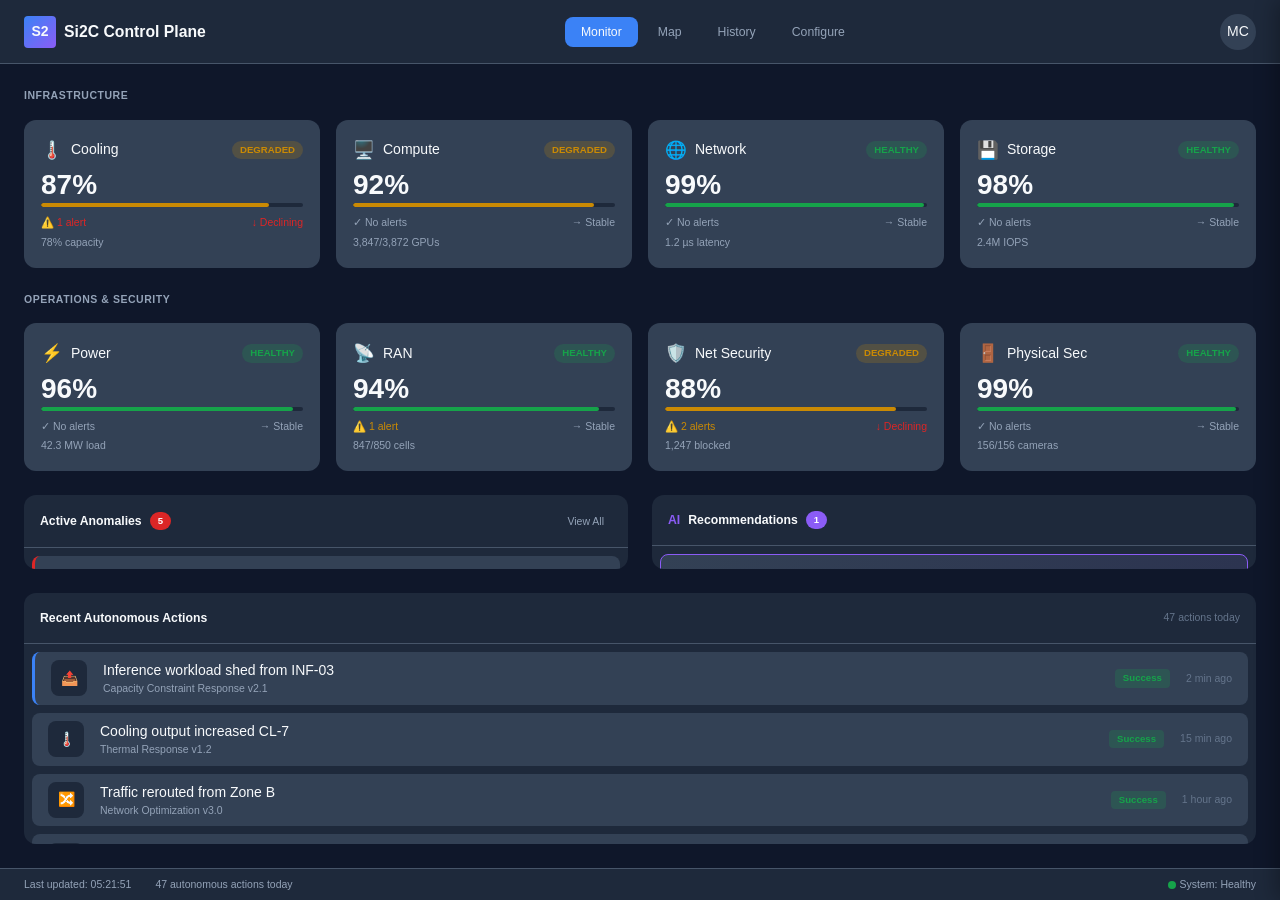
<file: si2c-prototype-v1.html>
<!DOCTYPE html>
<html lang="en">
<head>
  <meta charset="UTF-8">
  <meta name="viewport" content="width=device-width, initial-scale=1.0">
  <title>Si2C Intelligent Control Plane - Prototype v1</title>
  <style>
    /* ========================================
       CSS VARIABLES / DESIGN TOKENS
       ======================================== */
    :root {
      /* Severity Colors */
      --color-critical: #DC2626;
      --color-high: #EA580C;
      --color-medium: #CA8A04;
      --color-low: #65A30D;

      /* Health Colors */
      --color-healthy: #16A34A;
      --color-degraded: #CA8A04;
      --color-failed: #DC2626;

      /* UI Colors */
      --color-bg-primary: #0F172A;
      --color-bg-secondary: #1E293B;
      --color-bg-card: #334155;
      --color-bg-card-hover: #3E4C63;
      --color-text-primary: #F8FAFC;
      --color-text-secondary: #94A3B8;
      --color-text-muted: #64748B;
      --color-border: #475569;
      --color-accent: #3B82F6;
      --color-accent-hover: #2563EB;

      /* AI Indicator */
      --color-ai: #8B5CF6;
      --color-ai-bg: rgba(139, 92, 246, 0.15);

      /* Typography */
      --font-family: 'Inter', -apple-system, BlinkMacSystemFont, 'Segoe UI', Roboto, sans-serif;
      --font-mono: 'JetBrains Mono', 'Fira Code', monospace;

      /* Spacing */
      --spacing-xs: 4px;
      --spacing-sm: 8px;
      --spacing-md: 16px;
      --spacing-lg: 24px;
      --spacing-xl: 32px;

      /* Border Radius */
      --radius-sm: 4px;
      --radius-md: 8px;
      --radius-lg: 12px;

      /* Transitions */
      --transition-fast: 150ms ease;
      --transition-normal: 250ms ease;
    }

    /* ========================================
       RESET & BASE STYLES
       ======================================== */
    *, *::before, *::after {
      box-sizing: border-box;
      margin: 0;
      padding: 0;
    }

    html, body {
      height: 100%;
      font-family: var(--font-family);
      font-size: 14px;
      line-height: 1.5;
      color: var(--color-text-primary);
      background-color: var(--color-bg-primary);
    }

    /* ========================================
       LAYOUT STRUCTURE
       ======================================== */
    .app-container {
      display: flex;
      flex-direction: column;
      height: 100vh;
      overflow: hidden;
    }

    /* Header */
    .header {
      display: flex;
      align-items: center;
      justify-content: space-between;
      height: 64px;
      padding: 0 var(--spacing-lg);
      background-color: var(--color-bg-secondary);
      border-bottom: 1px solid var(--color-border);
      flex-shrink: 0;
    }

    .header-left {
      display: flex;
      align-items: center;
      gap: var(--spacing-md);
    }

    .logo {
      display: flex;
      align-items: center;
      gap: var(--spacing-sm);
      font-size: 1.125rem;
      font-weight: 600;
      color: var(--color-text-primary);
    }

    .logo-icon {
      width: 32px;
      height: 32px;
      background: linear-gradient(135deg, var(--color-accent), var(--color-ai));
      border-radius: var(--radius-sm);
      display: flex;
      align-items: center;
      justify-content: center;
      font-size: 1rem;
    }

    /* Navigation */
    .nav {
      display: flex;
      gap: var(--spacing-xs);
    }

    .nav-item {
      padding: var(--spacing-sm) var(--spacing-md);
      border-radius: var(--radius-md);
      color: var(--color-text-secondary);
      text-decoration: none;
      font-weight: 500;
      cursor: pointer;
      transition: all var(--transition-fast);
      border: none;
      background: none;
      font-size: 0.875rem;
    }

    .nav-item:hover {
      color: var(--color-text-primary);
      background-color: var(--color-bg-card);
    }

    .nav-item.active {
      color: var(--color-text-primary);
      background-color: var(--color-accent);
    }

    .header-right {
      display: flex;
      align-items: center;
      gap: var(--spacing-md);
    }

    .user-avatar {
      width: 36px;
      height: 36px;
      border-radius: 50%;
      background-color: var(--color-bg-card);
      display: flex;
      align-items: center;
      justify-content: center;
      cursor: pointer;
    }

    /* Main Content */
    .main-content {
      flex: 1;
      overflow: hidden;
      position: relative;
    }

    .page {
      display: none;
      height: 100%;
      overflow-y: auto;
      padding: var(--spacing-lg);
    }

    .page.active {
      display: block;
    }

    /* Status Bar */
    .status-bar {
      display: flex;
      align-items: center;
      justify-content: space-between;
      height: 32px;
      padding: 0 var(--spacing-lg);
      background-color: var(--color-bg-secondary);
      border-top: 1px solid var(--color-border);
      font-size: 0.75rem;
      color: var(--color-text-secondary);
      flex-shrink: 0;
    }

    .status-bar-left, .status-bar-right {
      display: flex;
      align-items: center;
      gap: var(--spacing-lg);
    }

    .status-indicator {
      display: flex;
      align-items: center;
      gap: var(--spacing-xs);
    }

    .status-dot {
      width: 8px;
      height: 8px;
      border-radius: 50%;
      background-color: var(--color-healthy);
    }

    /* ========================================
       DASHBOARD PAGE
       ======================================== */
    .dashboard-grid {
      display: grid;
      gap: var(--spacing-lg);
      height: 100%;
      grid-template-rows: auto 1fr auto;
    }

    /* Domain Health Cards Section */
    .domain-cards-section {
      display: flex;
      flex-direction: column;
      gap: var(--spacing-sm);
    }

    .section-header {
      display: flex;
      align-items: center;
      justify-content: space-between;
      margin-bottom: var(--spacing-sm);
    }

    .section-title {
      font-size: 0.75rem;
      font-weight: 600;
      text-transform: uppercase;
      letter-spacing: 0.05em;
      color: var(--color-text-secondary);
    }

    .domain-cards-grid {
      display: grid;
      grid-template-columns: repeat(4, 1fr);
      gap: var(--spacing-md);
    }

    .domain-card {
      background-color: var(--color-bg-card);
      border-radius: var(--radius-lg);
      padding: var(--spacing-md);
      cursor: pointer;
      transition: all var(--transition-fast);
      border: 1px solid transparent;
    }

    .domain-card:hover {
      background-color: var(--color-bg-card-hover);
      border-color: var(--color-border);
      transform: translateY(-2px);
    }

    .domain-card-header {
      display: flex;
      align-items: center;
      justify-content: space-between;
      margin-bottom: var(--spacing-sm);
    }

    .domain-card-title {
      display: flex;
      align-items: center;
      gap: var(--spacing-sm);
      font-weight: 500;
    }

    .domain-icon {
      font-size: 1.25rem;
    }

    .status-badge {
      padding: 2px 8px;
      border-radius: 9999px;
      font-size: 0.6875rem;
      font-weight: 600;
      text-transform: uppercase;
    }

    .status-badge.healthy {
      background-color: rgba(22, 163, 74, 0.2);
      color: var(--color-healthy);
    }

    .status-badge.degraded {
      background-color: rgba(202, 138, 4, 0.2);
      color: var(--color-degraded);
    }

    .status-badge.critical {
      background-color: rgba(220, 38, 38, 0.2);
      color: var(--color-failed);
    }

    .health-score {
      font-size: 2rem;
      font-weight: 700;
      line-height: 1;
      margin-bottom: var(--spacing-xs);
    }

    .health-bar {
      height: 4px;
      background-color: var(--color-bg-secondary);
      border-radius: 2px;
      overflow: hidden;
      margin-bottom: var(--spacing-sm);
    }

    .health-bar-fill {
      height: 100%;
      border-radius: 2px;
      transition: width var(--transition-normal);
    }

    .health-bar-fill.healthy {
      background-color: var(--color-healthy);
    }

    .health-bar-fill.degraded {
      background-color: var(--color-degraded);
    }

    .health-bar-fill.critical {
      background-color: var(--color-failed);
    }

    .domain-card-footer {
      display: flex;
      align-items: center;
      justify-content: space-between;
      font-size: 0.75rem;
      color: var(--color-text-secondary);
    }

    .alert-count {
      display: flex;
      align-items: center;
      gap: var(--spacing-xs);
    }

    .alert-count.has-alerts {
      color: var(--color-degraded);
    }

    .alert-count.has-critical {
      color: var(--color-failed);
    }

    .trend {
      display: flex;
      align-items: center;
      gap: var(--spacing-xs);
    }

    .trend.improving {
      color: var(--color-healthy);
    }

    .trend.declining {
      color: var(--color-failed);
    }

    .key-metric {
      font-size: 0.75rem;
      color: var(--color-text-secondary);
      margin-top: var(--spacing-xs);
    }

    /* Middle Section: Anomalies + Recommendations */
    .middle-section {
      display: grid;
      grid-template-columns: 1fr 1fr;
      gap: var(--spacing-lg);
      min-height: 0;
    }

    .panel {
      background-color: var(--color-bg-secondary);
      border-radius: var(--radius-lg);
      display: flex;
      flex-direction: column;
      overflow: hidden;
    }

    .panel-header {
      display: flex;
      align-items: center;
      justify-content: space-between;
      padding: var(--spacing-md);
      border-bottom: 1px solid var(--color-border);
      flex-shrink: 0;
    }

    .panel-title {
      font-size: 0.875rem;
      font-weight: 600;
      display: flex;
      align-items: center;
      gap: var(--spacing-sm);
    }

    .panel-badge {
      background-color: var(--color-critical);
      color: white;
      padding: 2px 8px;
      border-radius: 9999px;
      font-size: 0.6875rem;
      font-weight: 600;
    }

    .panel-content {
      flex: 1;
      overflow-y: auto;
      padding: var(--spacing-sm);
    }

    /* Anomaly Card */
    .anomaly-card {
      background-color: var(--color-bg-card);
      border-radius: var(--radius-md);
      padding: var(--spacing-md);
      margin-bottom: var(--spacing-sm);
      cursor: pointer;
      transition: all var(--transition-fast);
      border-left: 3px solid transparent;
    }

    .anomaly-card:hover {
      background-color: var(--color-bg-card-hover);
    }

    .anomaly-card.critical {
      border-left-color: var(--color-critical);
    }

    .anomaly-card.medium {
      border-left-color: var(--color-medium);
    }

    .anomaly-card.low {
      border-left-color: var(--color-low);
    }

    .anomaly-header {
      display: flex;
      align-items: flex-start;
      justify-content: space-between;
      margin-bottom: var(--spacing-sm);
    }

    .severity-badge {
      padding: 2px 8px;
      border-radius: var(--radius-sm);
      font-size: 0.6875rem;
      font-weight: 600;
      text-transform: uppercase;
    }

    .severity-badge.critical {
      background-color: var(--color-critical);
      color: white;
    }

    .severity-badge.medium {
      background-color: var(--color-medium);
      color: black;
    }

    .severity-badge.low {
      background-color: var(--color-low);
      color: black;
    }

    .countdown {
      display: flex;
      align-items: center;
      gap: var(--spacing-xs);
      font-size: 0.75rem;
      color: var(--color-critical);
      font-weight: 600;
      font-family: var(--font-mono);
    }

    .anomaly-title {
      font-weight: 500;
      margin-bottom: var(--spacing-xs);
    }

    .anomaly-subtitle {
      font-size: 0.75rem;
      color: var(--color-text-secondary);
      margin-bottom: var(--spacing-sm);
    }

    .anomaly-metrics {
      font-size: 0.75rem;
      color: var(--color-text-secondary);
      margin-bottom: var(--spacing-sm);
    }

    .anomaly-impact {
      font-size: 0.75rem;
      color: var(--color-text-muted);
      margin-bottom: var(--spacing-sm);
    }

    .ai-indicator {
      display: inline-flex;
      align-items: center;
      gap: var(--spacing-xs);
      padding: 4px 8px;
      background-color: var(--color-ai-bg);
      color: var(--color-ai);
      border-radius: var(--radius-sm);
      font-size: 0.6875rem;
      font-weight: 500;
    }

    .anomaly-actions {
      display: flex;
      gap: var(--spacing-sm);
      margin-top: var(--spacing-sm);
    }

    /* Recommendation Card */
    .recommendation-card {
      background-color: var(--color-bg-card);
      border-radius: var(--radius-md);
      padding: var(--spacing-md);
      margin-bottom: var(--spacing-sm);
      border: 1px solid var(--color-ai);
      background: linear-gradient(135deg, var(--color-bg-card) 0%, rgba(139, 92, 246, 0.1) 100%);
    }

    .recommendation-header {
      display: flex;
      align-items: center;
      justify-content: space-between;
      margin-bottom: var(--spacing-sm);
    }

    .urgency-badge {
      padding: 2px 8px;
      border-radius: var(--radius-sm);
      font-size: 0.6875rem;
      font-weight: 600;
      text-transform: uppercase;
      background-color: var(--color-critical);
      color: white;
    }

    .recommendation-title {
      font-weight: 500;
      margin-bottom: var(--spacing-xs);
    }

    .recommendation-meta {
      font-size: 0.75rem;
      color: var(--color-text-secondary);
      margin-bottom: var(--spacing-sm);
    }

    .confidence-bar {
      display: flex;
      align-items: center;
      gap: var(--spacing-sm);
      margin-bottom: var(--spacing-sm);
    }

    .confidence-track {
      flex: 1;
      height: 4px;
      background-color: var(--color-bg-secondary);
      border-radius: 2px;
      overflow: hidden;
    }

    .confidence-fill {
      height: 100%;
      background-color: var(--color-ai);
      border-radius: 2px;
    }

    .confidence-label {
      font-size: 0.75rem;
      color: var(--color-ai);
      font-weight: 500;
    }

    .action-list {
      margin-bottom: var(--spacing-sm);
    }

    .action-item {
      display: flex;
      align-items: flex-start;
      gap: var(--spacing-sm);
      padding: var(--spacing-xs) 0;
      font-size: 0.8125rem;
    }

    .action-number {
      width: 20px;
      height: 20px;
      background-color: var(--color-bg-secondary);
      border-radius: 50%;
      display: flex;
      align-items: center;
      justify-content: center;
      font-size: 0.6875rem;
      font-weight: 600;
      flex-shrink: 0;
    }

    .recommendation-buttons {
      display: flex;
      gap: var(--spacing-sm);
      margin-top: var(--spacing-md);
    }

    /* Buttons */
    .btn {
      padding: var(--spacing-sm) var(--spacing-md);
      border-radius: var(--radius-md);
      font-size: 0.8125rem;
      font-weight: 500;
      cursor: pointer;
      transition: all var(--transition-fast);
      border: none;
      display: inline-flex;
      align-items: center;
      gap: var(--spacing-xs);
    }

    .btn-primary {
      background-color: var(--color-accent);
      color: white;
    }

    .btn-primary:hover {
      background-color: var(--color-accent-hover);
    }

    .btn-secondary {
      background-color: var(--color-bg-card);
      color: var(--color-text-primary);
      border: 1px solid var(--color-border);
    }

    .btn-secondary:hover {
      background-color: var(--color-bg-card-hover);
    }

    .btn-ghost {
      background-color: transparent;
      color: var(--color-text-secondary);
    }

    .btn-ghost:hover {
      background-color: var(--color-bg-card);
      color: var(--color-text-primary);
    }

    .btn-danger {
      background-color: var(--color-critical);
      color: white;
    }

    .btn-sm {
      padding: 4px 8px;
      font-size: 0.75rem;
    }

    /* Actions Feed */
    .actions-feed-section {
      background-color: var(--color-bg-secondary);
      border-radius: var(--radius-lg);
      overflow: hidden;
    }

    .actions-feed-content {
      padding: var(--spacing-sm);
      max-height: 200px;
      overflow-y: auto;
    }

    .action-feed-entry {
      display: flex;
      align-items: center;
      gap: var(--spacing-md);
      padding: var(--spacing-sm) var(--spacing-md);
      background-color: var(--color-bg-card);
      border-radius: var(--radius-md);
      margin-bottom: var(--spacing-sm);
      cursor: pointer;
      transition: all var(--transition-fast);
    }

    .action-feed-entry:hover {
      background-color: var(--color-bg-card-hover);
    }

    .action-feed-entry.new {
      border-left: 3px solid var(--color-accent);
    }

    .action-icon {
      width: 36px;
      height: 36px;
      border-radius: var(--radius-md);
      background-color: var(--color-bg-secondary);
      display: flex;
      align-items: center;
      justify-content: center;
      font-size: 1rem;
      flex-shrink: 0;
    }

    .action-content {
      flex: 1;
      min-width: 0;
    }

    .action-title {
      font-weight: 500;
      white-space: nowrap;
      overflow: hidden;
      text-overflow: ellipsis;
    }

    .action-meta {
      font-size: 0.75rem;
      color: var(--color-text-secondary);
    }

    .action-outcome {
      padding: 2px 8px;
      border-radius: var(--radius-sm);
      font-size: 0.6875rem;
      font-weight: 600;
    }

    .action-outcome.success {
      background-color: rgba(22, 163, 74, 0.2);
      color: var(--color-healthy);
    }

    .action-time {
      font-size: 0.75rem;
      color: var(--color-text-muted);
      white-space: nowrap;
    }

    /* ========================================
       SLIDE-IN PANEL (Alert Detail)
       ======================================== */
    .slide-panel-overlay {
      position: fixed;
      top: 0;
      left: 0;
      right: 0;
      bottom: 0;
      background-color: rgba(0, 0, 0, 0.5);
      opacity: 0;
      visibility: hidden;
      transition: all var(--transition-normal);
      z-index: 100;
    }

    .slide-panel-overlay.open {
      opacity: 1;
      visibility: visible;
    }

    .slide-panel {
      position: fixed;
      top: 0;
      right: 0;
      width: 600px;
      height: 100vh;
      background-color: var(--color-bg-secondary);
      transform: translateX(100%);
      transition: transform var(--transition-normal);
      z-index: 101;
      display: flex;
      flex-direction: column;
      box-shadow: -4px 0 20px rgba(0, 0, 0, 0.3);
    }

    .slide-panel.open {
      transform: translateX(0);
    }

    .slide-panel-header {
      display: flex;
      align-items: center;
      gap: var(--spacing-md);
      padding: var(--spacing-md) var(--spacing-lg);
      border-bottom: 1px solid var(--color-border);
      flex-shrink: 0;
    }

    .close-btn {
      width: 32px;
      height: 32px;
      border-radius: var(--radius-md);
      background-color: var(--color-bg-card);
      border: none;
      color: var(--color-text-secondary);
      cursor: pointer;
      display: flex;
      align-items: center;
      justify-content: center;
      transition: all var(--transition-fast);
    }

    .close-btn:hover {
      background-color: var(--color-bg-card-hover);
      color: var(--color-text-primary);
    }

    .slide-panel-title {
      flex: 1;
    }

    .slide-panel-title h2 {
      font-size: 1rem;
      font-weight: 600;
      margin-bottom: 2px;
    }

    .slide-panel-title p {
      font-size: 0.75rem;
      color: var(--color-text-secondary);
    }

    .slide-panel-content {
      flex: 1;
      overflow-y: auto;
      padding: var(--spacing-lg);
    }

    .detail-section {
      margin-bottom: var(--spacing-xl);
    }

    .detail-section-title {
      font-size: 0.6875rem;
      font-weight: 600;
      text-transform: uppercase;
      letter-spacing: 0.05em;
      color: var(--color-text-secondary);
      margin-bottom: var(--spacing-md);
    }

    .detail-card {
      background-color: var(--color-bg-card);
      border-radius: var(--radius-md);
      padding: var(--spacing-md);
    }

    .metric-row {
      display: flex;
      justify-content: space-between;
      align-items: center;
      padding: var(--spacing-xs) 0;
    }

    .metric-label {
      color: var(--color-text-secondary);
      font-size: 0.8125rem;
    }

    .metric-value {
      font-weight: 500;
      font-family: var(--font-mono);
    }

    .metric-value.warning {
      color: var(--color-degraded);
    }

    .metric-value.critical {
      color: var(--color-critical);
    }

    .ai-analysis-card {
      background: linear-gradient(135deg, var(--color-bg-card) 0%, rgba(139, 92, 246, 0.15) 100%);
      border: 1px solid var(--color-ai);
      border-radius: var(--radius-md);
      padding: var(--spacing-md);
    }

    .ai-analysis-header {
      display: flex;
      align-items: center;
      gap: var(--spacing-sm);
      margin-bottom: var(--spacing-sm);
    }

    .ai-badge {
      display: flex;
      align-items: center;
      gap: var(--spacing-xs);
      color: var(--color-ai);
      font-size: 0.75rem;
      font-weight: 600;
    }

    .hypothesis-text {
      font-weight: 500;
      margin-bottom: var(--spacing-sm);
    }

    .evidence-list {
      list-style: none;
    }

    .evidence-item {
      display: flex;
      align-items: flex-start;
      gap: var(--spacing-sm);
      padding: var(--spacing-xs) 0;
      font-size: 0.8125rem;
      color: var(--color-text-secondary);
    }

    .evidence-icon {
      color: var(--color-healthy);
    }

    .impact-chain-visual {
      display: flex;
      align-items: center;
      gap: var(--spacing-sm);
      padding: var(--spacing-md);
      background-color: var(--color-bg-primary);
      border-radius: var(--radius-md);
      overflow-x: auto;
    }

    .chain-node {
      display: flex;
      flex-direction: column;
      align-items: center;
      gap: var(--spacing-xs);
      padding: var(--spacing-sm);
      background-color: var(--color-bg-card);
      border-radius: var(--radius-md);
      min-width: 80px;
      text-align: center;
    }

    .chain-node.warning {
      border: 1px solid var(--color-degraded);
    }

    .chain-node.critical {
      border: 1px solid var(--color-critical);
    }

    .chain-node-icon {
      font-size: 1.5rem;
    }

    .chain-node-label {
      font-size: 0.6875rem;
      font-weight: 500;
    }

    .chain-node-value {
      font-size: 0.625rem;
      color: var(--color-text-secondary);
    }

    .chain-arrow {
      color: var(--color-text-muted);
      font-size: 1.25rem;
    }

    .recommendation-detail {
      background: linear-gradient(135deg, var(--color-bg-card) 0%, rgba(139, 92, 246, 0.1) 100%);
      border: 1px solid var(--color-ai);
      border-radius: var(--radius-md);
      padding: var(--spacing-md);
    }

    .outcome-projections {
      display: grid;
      grid-template-columns: 1fr 1fr;
      gap: var(--spacing-md);
      margin-top: var(--spacing-md);
    }

    .outcome-card {
      padding: var(--spacing-md);
      border-radius: var(--radius-md);
      background-color: var(--color-bg-primary);
    }

    .outcome-card.positive {
      border-left: 3px solid var(--color-healthy);
    }

    .outcome-card.negative {
      border-left: 3px solid var(--color-critical);
    }

    .outcome-label {
      font-size: 0.6875rem;
      font-weight: 600;
      text-transform: uppercase;
      color: var(--color-text-secondary);
      margin-bottom: var(--spacing-xs);
    }

    .outcome-text {
      font-size: 0.8125rem;
      margin-bottom: var(--spacing-xs);
    }

    .outcome-probability {
      font-size: 0.75rem;
      color: var(--color-text-muted);
    }

    .slide-panel-footer {
      padding: var(--spacing-md) var(--spacing-lg);
      border-top: 1px solid var(--color-border);
      display: flex;
      justify-content: flex-end;
      gap: var(--spacing-sm);
      flex-shrink: 0;
    }

    /* ========================================
       OTHER PAGES (Placeholder Content)
       ======================================== */
    .page-header {
      margin-bottom: var(--spacing-xl);
    }

    .page-header h1 {
      font-size: 1.5rem;
      font-weight: 600;
      margin-bottom: var(--spacing-xs);
    }

    .page-header p {
      color: var(--color-text-secondary);
    }

    .placeholder-content {
      display: flex;
      flex-direction: column;
      align-items: center;
      justify-content: center;
      height: 400px;
      background-color: var(--color-bg-secondary);
      border-radius: var(--radius-lg);
      color: var(--color-text-secondary);
    }

    .placeholder-icon {
      font-size: 3rem;
      margin-bottom: var(--spacing-md);
    }

    /* Config cards grid */
    .config-cards-grid {
      display: grid;
      grid-template-columns: repeat(3, 1fr);
      gap: var(--spacing-lg);
    }

    .config-card {
      background-color: var(--color-bg-secondary);
      border-radius: var(--radius-lg);
      padding: var(--spacing-lg);
      cursor: pointer;
      transition: all var(--transition-fast);
      border: 1px solid transparent;
    }

    .config-card:hover {
      border-color: var(--color-border);
      transform: translateY(-2px);
    }

    .config-card-icon {
      font-size: 2rem;
      margin-bottom: var(--spacing-md);
    }

    .config-card h3 {
      font-size: 1rem;
      font-weight: 600;
      margin-bottom: var(--spacing-xs);
    }

    .config-card p {
      font-size: 0.8125rem;
      color: var(--color-text-secondary);
      margin-bottom: var(--spacing-md);
    }

    /* Review page styles */
    .incident-list {
      display: flex;
      flex-direction: column;
      gap: var(--spacing-sm);
    }

    .incident-card {
      background-color: var(--color-bg-secondary);
      border-radius: var(--radius-md);
      padding: var(--spacing-md);
      display: flex;
      align-items: center;
      justify-content: space-between;
      cursor: pointer;
      transition: all var(--transition-fast);
    }

    .incident-card:hover {
      background-color: var(--color-bg-card);
    }

    .incident-info h3 {
      font-size: 0.9375rem;
      font-weight: 500;
      margin-bottom: var(--spacing-xs);
    }

    .incident-meta {
      font-size: 0.75rem;
      color: var(--color-text-secondary);
    }

    .incident-actions {
      display: flex;
      gap: var(--spacing-sm);
    }

    /* Topology placeholder */
    .topology-container {
      display: grid;
      grid-template-columns: 1.5fr 1fr;
      gap: var(--spacing-lg);
      height: calc(100vh - 200px);
    }

    .map-container {
      background-color: var(--color-bg-secondary);
      border-radius: var(--radius-lg);
      padding: var(--spacing-lg);
      display: flex;
      flex-direction: column;
    }

    .map-header {
      display: flex;
      justify-content: space-between;
      align-items: center;
      margin-bottom: var(--spacing-md);
    }

    .map-content {
      flex: 1;
      background-color: var(--color-bg-primary);
      border-radius: var(--radius-md);
      display: grid;
      grid-template-columns: repeat(12, 1fr);
      gap: 4px;
      padding: var(--spacing-md);
      overflow: auto;
    }

    .rack-cell {
      aspect-ratio: 1;
      background-color: var(--color-bg-card);
      border-radius: var(--radius-sm);
      display: flex;
      align-items: center;
      justify-content: center;
      font-size: 0.625rem;
      color: var(--color-text-secondary);
      cursor: pointer;
      transition: all var(--transition-fast);
    }

    .rack-cell:hover {
      background-color: var(--color-bg-card-hover);
    }

    .rack-cell.healthy {
      border: 1px solid var(--color-healthy);
    }

    .rack-cell.warning {
      background-color: rgba(202, 138, 4, 0.2);
      border: 1px solid var(--color-degraded);
    }

    .rack-cell.critical {
      background-color: rgba(220, 38, 38, 0.2);
      border: 1px solid var(--color-critical);
    }

    .impact-panel {
      background-color: var(--color-bg-secondary);
      border-radius: var(--radius-lg);
      padding: var(--spacing-lg);
      overflow-y: auto;
    }

    /* ========================================
       MODAL
       ======================================== */
    .modal-overlay {
      position: fixed;
      top: 0;
      left: 0;
      right: 0;
      bottom: 0;
      background-color: rgba(0, 0, 0, 0.7);
      display: flex;
      align-items: center;
      justify-content: center;
      opacity: 0;
      visibility: hidden;
      transition: all var(--transition-normal);
      z-index: 200;
    }

    .modal-overlay.open {
      opacity: 1;
      visibility: visible;
    }

    .modal {
      background-color: var(--color-bg-secondary);
      border-radius: var(--radius-lg);
      width: 480px;
      max-width: 90vw;
      max-height: 90vh;
      overflow: hidden;
      transform: scale(0.9);
      transition: transform var(--transition-normal);
    }

    .modal-overlay.open .modal {
      transform: scale(1);
    }

    .modal-header {
      padding: var(--spacing-lg);
      border-bottom: 1px solid var(--color-border);
    }

    .modal-header h2 {
      font-size: 1.125rem;
      font-weight: 600;
    }

    .modal-body {
      padding: var(--spacing-lg);
    }

    .modal-footer {
      padding: var(--spacing-md) var(--spacing-lg);
      border-top: 1px solid var(--color-border);
      display: flex;
      justify-content: flex-end;
      gap: var(--spacing-sm);
    }

    /* ========================================
       UTILITIES
       ======================================== */
    .text-muted {
      color: var(--color-text-muted);
    }

    .text-success {
      color: var(--color-healthy);
    }

    .text-warning {
      color: var(--color-degraded);
    }

    .text-danger {
      color: var(--color-critical);
    }

    .font-mono {
      font-family: var(--font-mono);
    }

    .mt-sm { margin-top: var(--spacing-sm); }
    .mt-md { margin-top: var(--spacing-md); }
    .mt-lg { margin-top: var(--spacing-lg); }
    .mb-sm { margin-bottom: var(--spacing-sm); }
    .mb-md { margin-bottom: var(--spacing-md); }
    .mb-lg { margin-bottom: var(--spacing-lg); }
  </style>
</head>
<body>
  <div class="app-container">
    <!-- Header -->
    <header class="header">
      <div class="header-left">
        <div class="logo">
          <div class="logo-icon">S2</div>
          <span>Si2C Control Plane</span>
        </div>
      </div>
      <nav class="nav">
        <button class="nav-item active" data-page="dashboard">Monitor</button>
        <button class="nav-item" data-page="topology">Map</button>
        <button class="nav-item" data-page="review">History</button>
        <button class="nav-item" data-page="configure">Configure</button>
      </nav>
      <div class="header-right">
        <div class="user-avatar">MC</div>
      </div>
    </header>

    <!-- Main Content -->
    <main class="main-content">
      <!-- Dashboard Page -->
      <div id="page-dashboard" class="page active">
        <div class="dashboard-grid">
          <!-- Domain Health Cards -->
          <div class="domain-cards-section">
            <div class="section-header">
              <span class="section-title">Infrastructure</span>
            </div>
            <div class="domain-cards-grid" id="infrastructure-cards">
              <!-- Cards injected by JS -->
            </div>
            <div class="section-header mt-md">
              <span class="section-title">Operations & Security</span>
            </div>
            <div class="domain-cards-grid" id="ops-security-cards">
              <!-- Cards injected by JS -->
            </div>
          </div>

          <!-- Middle Section: Anomalies + Recommendations -->
          <div class="middle-section">
            <!-- Active Anomalies Panel -->
            <div class="panel">
              <div class="panel-header">
                <div class="panel-title">
                  Active Anomalies
                  <span class="panel-badge" id="anomaly-count">5</span>
                </div>
                <button class="btn btn-ghost btn-sm">View All</button>
              </div>
              <div class="panel-content" id="anomalies-list">
                <!-- Anomaly cards injected by JS -->
              </div>
            </div>

            <!-- AI Recommendations Panel -->
            <div class="panel">
              <div class="panel-header">
                <div class="panel-title">
                  <span style="color: var(--color-ai);">AI</span> Recommendations
                  <span class="panel-badge" style="background-color: var(--color-ai);">1</span>
                </div>
              </div>
              <div class="panel-content" id="recommendations-list">
                <!-- Recommendation cards injected by JS -->
              </div>
            </div>
          </div>

          <!-- Autonomous Actions Feed -->
          <div class="actions-feed-section">
            <div class="panel-header">
              <div class="panel-title">Recent Autonomous Actions</div>
              <span class="text-muted" style="font-size: 0.75rem;">47 actions today</span>
            </div>
            <div class="actions-feed-content" id="actions-feed">
              <!-- Action entries injected by JS -->
            </div>
          </div>
        </div>
      </div>

      <!-- Topology Page -->
      <div id="page-topology" class="page">
        <div class="page-header">
          <h1>Facility Map</h1>
          <p>DC-Alpha - Hall A</p>
        </div>
        <div class="topology-container">
          <div class="map-container">
            <div class="map-header">
              <div class="section-title">Rack Layout</div>
              <div style="display: flex; gap: var(--spacing-sm);">
                <button class="btn btn-secondary btn-sm">Cooling Layer</button>
                <button class="btn btn-ghost btn-sm">Power Layer</button>
              </div>
            </div>
            <div class="map-content" id="rack-grid">
              <!-- Rack cells injected by JS -->
            </div>
          </div>
          <div class="impact-panel">
            <div class="section-title mb-md">Impact Chain</div>
            <div class="impact-chain-visual">
              <div class="chain-node warning">
                <div class="chain-node-icon">🌡️</div>
                <div class="chain-node-label">CDU-12</div>
                <div class="chain-node-value">83% flow</div>
              </div>
              <div class="chain-arrow">→</div>
              <div class="chain-node warning">
                <div class="chain-node-icon">🖥️</div>
                <div class="chain-node-label">Racks 44-48</div>
                <div class="chain-node-value">5 racks</div>
              </div>
              <div class="chain-arrow">→</div>
              <div class="chain-node warning">
                <div class="chain-node-icon">⚡</div>
                <div class="chain-node-label">127 GPUs</div>
                <div class="chain-node-value">thermal risk</div>
              </div>
              <div class="chain-arrow">→</div>
              <div class="chain-node critical">
                <div class="chain-node-icon">📊</div>
                <div class="chain-node-label">TJ-2847</div>
                <div class="chain-node-value">at risk</div>
              </div>
            </div>
            <div class="detail-section mt-lg">
              <div class="detail-section-title">Selected: CDU-12</div>
              <div class="detail-card">
                <div class="metric-row">
                  <span class="metric-label">Status</span>
                  <span class="metric-value warning">Degrading</span>
                </div>
                <div class="metric-row">
                  <span class="metric-label">Flow Rate</span>
                  <span class="metric-value warning">83%</span>
                </div>
                <div class="metric-row">
                  <span class="metric-label">Supply Temp</span>
                  <span class="metric-value">18.2°C</span>
                </div>
                <div class="metric-row">
                  <span class="metric-label">Return Temp</span>
                  <span class="metric-value">32.4°C</span>
                </div>
                <div class="metric-row">
                  <span class="metric-label">Racks Served</span>
                  <span class="metric-value">44-48</span>
                </div>
              </div>
            </div>
          </div>
        </div>
      </div>

      <!-- Review Page -->
      <div id="page-review" class="page">
        <div class="page-header">
          <h1>History</h1>
          <p>Review operational history, incidents, and autonomous actions</p>
        </div>
        <div class="section-title mb-md">Recent Resolved Incidents</div>
        <div class="incident-list">
          <div class="incident-card">
            <div class="incident-info">
              <h3>INC-2024-0847: CDU-12 Flow Degradation Cascade</h3>
              <div class="incident-meta">Duration: 12 min | Outcome: No data loss | 2 hours ago</div>
            </div>
            <div class="incident-actions">
              <button class="btn btn-secondary btn-sm">View Timeline</button>
              <button class="btn btn-ghost btn-sm">Export Report</button>
            </div>
          </div>
          <div class="incident-card">
            <div class="incident-info">
              <h3>INC-2024-0842: Network Congestion Event</h3>
              <div class="incident-meta">Duration: 8 min | Outcome: Auto-resolved | Yesterday</div>
            </div>
            <div class="incident-actions">
              <button class="btn btn-secondary btn-sm">View Timeline</button>
              <button class="btn btn-ghost btn-sm">Export Report</button>
            </div>
          </div>
          <div class="incident-card">
            <div class="incident-info">
              <h3>INC-2024-0839: Power Distribution Imbalance</h3>
              <div class="incident-meta">Duration: 5 min | Outcome: Auto-resolved | 2 days ago</div>
            </div>
            <div class="incident-actions">
              <button class="btn btn-secondary btn-sm">View Timeline</button>
              <button class="btn btn-ghost btn-sm">Export Report</button>
            </div>
          </div>
        </div>
        <div class="section-title mt-lg mb-md">Audit Summary</div>
        <div class="detail-card" style="max-width: 400px;">
          <div class="metric-row">
            <span class="metric-label">Actions (24h)</span>
            <span class="metric-value">47</span>
          </div>
          <div class="metric-row">
            <span class="metric-label">Actions (7d)</span>
            <span class="metric-value">312</span>
          </div>
          <div class="metric-row">
            <span class="metric-label">Override Rate</span>
            <span class="metric-value text-success">2.1%</span>
          </div>
        </div>
      </div>

      <!-- Configure Page -->
      <div id="page-configure" class="page">
        <div class="page-header">
          <h1>Configure</h1>
          <p>Configure control plane behavior, policies, and operational parameters</p>
        </div>
        <div class="config-cards-grid">
          <div class="config-card">
            <div class="config-card-icon">🤖</div>
            <h3>Autonomy Policies</h3>
            <p>12 active policies</p>
            <button class="btn btn-secondary btn-sm">Manage Policies</button>
          </div>
          <div class="config-card">
            <div class="config-card-icon">📊</div>
            <h3>Business Priorities</h3>
            <p>8 rules | 47 ranked workloads</p>
            <button class="btn btn-secondary btn-sm">Manage Priorities</button>
          </div>
          <div class="config-card">
            <div class="config-card-icon">📋</div>
            <h3>Remediation Playbooks</h3>
            <p>34 active playbooks</p>
            <button class="btn btn-secondary btn-sm">Manage Playbooks</button>
          </div>
          <div class="config-card">
            <div class="config-card-icon">🔔</div>
            <h3>Alert Configuration</h3>
            <p>156 alert rules</p>
            <button class="btn btn-secondary btn-sm">Manage Alerts</button>
          </div>
          <div class="config-card">
            <div class="config-card-icon">🗺️</div>
            <h3>Topology Config</h3>
            <p>4,872 components</p>
            <button class="btn btn-secondary btn-sm">Manage Topology</button>
          </div>
          <div class="config-card">
            <div class="config-card-icon">👥</div>
            <h3>On-Call & Escalation</h3>
            <p>6 teams | 4 on-call</p>
            <button class="btn btn-secondary btn-sm">Manage On-Call</button>
          </div>
        </div>
      </div>
    </main>

    <!-- Status Bar -->
    <footer class="status-bar">
      <div class="status-bar-left">
        <span>Last updated: <span id="last-updated">14:23:45</span></span>
        <span>47 autonomous actions today</span>
      </div>
      <div class="status-bar-right">
        <div class="status-indicator">
          <div class="status-dot"></div>
          <span>System: Healthy</span>
        </div>
      </div>
    </footer>
  </div>

  <!-- Slide Panel Overlay -->
  <div class="slide-panel-overlay" id="panel-overlay"></div>

  <!-- Alert Detail Slide Panel -->
  <div class="slide-panel" id="alert-panel">
    <div class="slide-panel-header">
      <button class="close-btn" id="close-panel">←</button>
      <div class="slide-panel-title">
        <h2 id="panel-alert-id">ALT-2024-03847</h2>
        <p id="panel-alert-title">CDU-12 flow rate degradation</p>
      </div>
      <span class="severity-badge critical">CRITICAL</span>
      <span class="countdown">⏱️ <span id="panel-countdown">3:47</span></span>
    </div>
    <div class="slide-panel-content">
      <!-- Source Telemetry -->
      <div class="detail-section">
        <div class="detail-section-title">Source Telemetry</div>
        <div class="detail-card">
          <div class="metric-row">
            <span class="metric-label">Metric</span>
            <span class="metric-value">Flow Rate</span>
          </div>
          <div class="metric-row">
            <span class="metric-label">Current Value</span>
            <span class="metric-value warning">83%</span>
          </div>
          <div class="metric-row">
            <span class="metric-label">Threshold</span>
            <span class="metric-value">85%</span>
          </div>
          <div class="metric-row">
            <span class="metric-label">Trend</span>
            <span class="metric-value critical">↓ 1.2%/min for 8 min</span>
          </div>
        </div>
      </div>

      <!-- AI Root Cause Analysis -->
      <div class="detail-section">
        <div class="detail-section-title">AI Root Cause Analysis</div>
        <div class="ai-analysis-card">
          <div class="ai-analysis-header">
            <span class="ai-badge">🤖 AI Analysis</span>
            <span class="confidence-label">87% confidence</span>
          </div>
          <div class="hypothesis-text">CDU-12 pump degradation</div>
          <div class="confidence-bar">
            <div class="confidence-track">
              <div class="confidence-fill" style="width: 87%;"></div>
            </div>
          </div>
          <ul class="evidence-list">
            <li class="evidence-item">
              <span class="evidence-icon">✓</span>
              Flow rate declining at 1.2%/min
            </li>
            <li class="evidence-item">
              <span class="evidence-icon">✓</span>
              Pump power draw increased 8%
            </li>
            <li class="evidence-item">
              <span class="evidence-icon">✓</span>
              No external factors detected
            </li>
          </ul>
          <div class="mt-sm" style="font-size: 0.75rem; color: var(--color-text-muted);">
            Similar incidents: ALT-2024-02991, ALT-2024-01847
          </div>
        </div>
      </div>

      <!-- Impact Chain -->
      <div class="detail-section">
        <div class="detail-section-title">Impact Chain</div>
        <div class="impact-chain-visual">
          <div class="chain-node warning">
            <div class="chain-node-icon">🌡️</div>
            <div class="chain-node-label">CDU-12</div>
            <div class="chain-node-value">83%</div>
          </div>
          <div class="chain-arrow">→</div>
          <div class="chain-node warning">
            <div class="chain-node-icon">🖥️</div>
            <div class="chain-node-label">5 Racks</div>
            <div class="chain-node-value">44-48</div>
          </div>
          <div class="chain-arrow">→</div>
          <div class="chain-node warning">
            <div class="chain-node-icon">⚡</div>
            <div class="chain-node-label">127 GPUs</div>
            <div class="chain-node-value">risk</div>
          </div>
          <div class="chain-arrow">→</div>
          <div class="chain-node critical">
            <div class="chain-node-icon">📊</div>
            <div class="chain-node-label">TJ-2847</div>
            <div class="chain-node-value">67%</div>
          </div>
        </div>
      </div>

      <!-- AI Recommendation -->
      <div class="detail-section">
        <div class="detail-section-title">AI Recommendation</div>
        <div class="recommendation-detail">
          <div class="ai-analysis-header">
            <span class="ai-badge">🤖 Recommended Response</span>
            <span class="confidence-label">91% confidence</span>
          </div>
          <div class="action-list mt-md">
            <div class="action-item">
              <span class="action-number">1</span>
              <div>
                <div>Trigger emergency checkpoint on TJ-2847</div>
                <div class="text-muted" style="font-size: 0.75rem;">~90 seconds • Preserves 7 min compute (~$1,800)</div>
              </div>
            </div>
            <div class="action-item">
              <span class="action-number">2</span>
              <div>
                <div>Begin workload migration to Racks 52-56</div>
                <div class="text-muted" style="font-size: 0.75rem;">~8 minutes • 127 GPUs • Reversible</div>
              </div>
            </div>
            <div class="action-item">
              <span class="action-number">3</span>
              <div>
                <div>Dispatch maintenance ticket for CDU-12</div>
                <div class="text-muted" style="font-size: 0.75rem;">Immediate • Facilities Team • High Priority</div>
              </div>
            </div>
          </div>

          <div class="outcome-projections">
            <div class="outcome-card positive">
              <div class="outcome-label">If Approved</div>
              <div class="outcome-text">Checkpoint completes, 0 compute lost</div>
              <div class="outcome-probability">95% probability</div>
            </div>
            <div class="outcome-card negative">
              <div class="outcome-label">If Rejected</div>
              <div class="outcome-text">Potential 7+ min compute loss</div>
              <div class="outcome-probability">73% probability of thermal shutdown</div>
            </div>
          </div>
        </div>
      </div>
    </div>
    <div class="slide-panel-footer">
      <button class="btn btn-ghost">Reject</button>
      <button class="btn btn-secondary">Modify</button>
      <button class="btn btn-primary" id="approve-btn">Approve All</button>
    </div>
  </div>

  <!-- Approval Modal -->
  <div class="modal-overlay" id="approval-modal">
    <div class="modal">
      <div class="modal-header">
        <h2>Confirm Approval</h2>
      </div>
      <div class="modal-body">
        <p style="margin-bottom: var(--spacing-md);">You are approving 3 actions:</p>
        <div class="action-list">
          <div class="action-item">
            <span class="action-number">1</span>
            <span>Trigger emergency checkpoint on TJ-2847</span>
          </div>
          <div class="action-item">
            <span class="action-number">2</span>
            <span>Begin workload migration to Racks 52-56</span>
          </div>
          <div class="action-item">
            <span class="action-number">3</span>
            <span>Dispatch maintenance ticket for CDU-12</span>
          </div>
        </div>
        <div class="ai-indicator mt-md">
          🤖 AI will execute these actions autonomously upon approval
        </div>
      </div>
      <div class="modal-footer">
        <button class="btn btn-ghost" id="cancel-approval">Cancel</button>
        <button class="btn btn-primary" id="confirm-approval">Approve & Execute</button>
      </div>
    </div>
  </div>

  <script>
    // ========================================
    // MOCK DATA
    // ========================================
    const domainData = [
      // Infrastructure
      { domain: 'Cooling', icon: '🌡️', category: 'Infrastructure', status: 'Degraded', score: 87, alerts: 1, criticalAlerts: 1, trend: 'Declining', metric: '78% capacity' },
      { domain: 'Compute', icon: '🖥️', category: 'Infrastructure', status: 'Degraded', score: 92, alerts: 0, criticalAlerts: 0, trend: 'Stable', metric: '3,847/3,872 GPUs' },
      { domain: 'Network', icon: '🌐', category: 'Infrastructure', status: 'Healthy', score: 99, alerts: 0, criticalAlerts: 0, trend: 'Stable', metric: '1.2 µs latency' },
      { domain: 'Storage', icon: '💾', category: 'Infrastructure', status: 'Healthy', score: 98, alerts: 0, criticalAlerts: 0, trend: 'Stable', metric: '2.4M IOPS' },
      // Operations & Security
      { domain: 'Power', icon: '⚡', category: 'Operations', status: 'Healthy', score: 96, alerts: 0, criticalAlerts: 0, trend: 'Stable', metric: '42.3 MW load' },
      { domain: 'RAN', icon: '📡', category: 'Operations', status: 'Healthy', score: 94, alerts: 1, criticalAlerts: 0, trend: 'Stable', metric: '847/850 cells' },
      { domain: 'Net Security', icon: '🛡️', category: 'Security', status: 'Degraded', score: 88, alerts: 2, criticalAlerts: 0, trend: 'Declining', metric: '1,247 blocked' },
      { domain: 'Physical Sec', icon: '🚪', category: 'Security', status: 'Healthy', score: 99, alerts: 0, criticalAlerts: 0, trend: 'Stable', metric: '156/156 cameras' }
    ];

    const anomaliesData = [
      {
        id: 'ALT-2024-03847',
        severity: 'Critical',
        title: 'CDU-12 flow rate degradation',
        domain: 'Cooling',
        object: 'CDU-12',
        countdown: '3:47',
        hasCountdown: true,
        metrics: 'Flow Rate: 83% (threshold: 85%)',
        trend: '↓ 1.2%/min for 8 min',
        impact: '5 racks • 127 GPUs • 1 training job',
        hasAI: true
      },
      {
        id: 'ALT-2024-03851',
        severity: 'Medium',
        title: 'Unusual outbound traffic pattern',
        domain: 'Network Security',
        object: 'FW-Core-02',
        hasCountdown: false,
        metrics: 'Anomaly Score: 78% (threshold: 60%)',
        trend: '↑ 5%/min',
        impact: 'Core firewall • potential exfiltration',
        hasAI: true
      },
      {
        id: 'ALT-2024-03852',
        severity: 'Medium',
        title: 'IDS signature match: port scan',
        domain: 'Network Security',
        object: 'IDS-Zone-B',
        hasCountdown: false,
        metrics: 'Signature: Recon/PortScan-TCP',
        impact: 'Network Zone B • reconnaissance',
        hasAI: false
      },
      {
        id: 'ALT-2024-03842',
        severity: 'Medium',
        title: 'Rack-21 inlet temp elevated',
        domain: 'Cooling',
        object: 'Rack-21',
        hasCountdown: false,
        metrics: 'Inlet: 27°C (threshold: 25°C)',
        impact: '1 rack • 32 GPUs',
        hasAI: false,
        assigned: 'Sarah Chen'
      },
      {
        id: 'ALT-2024-03849',
        severity: 'Low',
        title: 'RU-247 signal degradation',
        domain: 'RAN',
        object: 'RU-247',
        hasCountdown: false,
        metrics: 'Signal: -82 dBm (threshold: -75)',
        impact: '1 radio unit • ~200 UEs',
        hasAI: false,
        assigned: 'Mike Rodriguez'
      }
    ];

    const actionsData = [
      { id: 'ACT-2024-08472', type: 'workload', icon: '📤', title: 'Inference workload shed from INF-03', time: '2 min ago', outcome: 'Success', policy: 'Capacity Constraint Response v2.1', isNew: true },
      { id: 'ACT-2024-08471', type: 'cooling', icon: '🌡️', title: 'Cooling output increased CL-7', time: '15 min ago', outcome: 'Success', policy: 'Thermal Response v1.2', isNew: false },
      { id: 'ACT-2024-08470', type: 'traffic', icon: '🔀', title: 'Traffic rerouted from Zone B', time: '1 hour ago', outcome: 'Success', policy: 'Network Optimization v3.0', isNew: false },
      { id: 'ACT-2024-08469', type: 'checkpoint', icon: '💾', title: 'Checkpoint triggered TJ-2841', time: '2 hours ago', outcome: 'Success', policy: 'Data Protection v1.1', isNew: false }
    ];

    // ========================================
    // RENDER FUNCTIONS
    // ========================================
    function renderDomainCards() {
      const infraContainer = document.getElementById('infrastructure-cards');
      const opsContainer = document.getElementById('ops-security-cards');

      const infraDomains = domainData.filter(d => d.category === 'Infrastructure');
      const opsDomains = domainData.filter(d => d.category !== 'Infrastructure');

      infraContainer.innerHTML = infraDomains.map(renderDomainCard).join('');
      opsContainer.innerHTML = opsDomains.map(renderDomainCard).join('');
    }

    function renderDomainCard(domain) {
      const statusClass = domain.status.toLowerCase();
      const alertClass = domain.criticalAlerts > 0 ? 'has-critical' : (domain.alerts > 0 ? 'has-alerts' : '');
      const trendClass = domain.trend === 'Improving' ? 'improving' : (domain.trend === 'Declining' ? 'declining' : '');
      const trendIcon = domain.trend === 'Improving' ? '↑' : (domain.trend === 'Declining' ? '↓' : '→');

      return `
        <div class="domain-card" onclick="showDomainDetail('${domain.domain}')">
          <div class="domain-card-header">
            <div class="domain-card-title">
              <span class="domain-icon">${domain.icon}</span>
              <span>${domain.domain}</span>
            </div>
            <span class="status-badge ${statusClass}">${domain.status}</span>
          </div>
          <div class="health-score">${domain.score}%</div>
          <div class="health-bar">
            <div class="health-bar-fill ${statusClass}" style="width: ${domain.score}%;"></div>
          </div>
          <div class="domain-card-footer">
            <span class="alert-count ${alertClass}">
              ${domain.alerts > 0 ? `⚠️ ${domain.alerts} alert${domain.alerts > 1 ? 's' : ''}` : '✓ No alerts'}
            </span>
            <span class="trend ${trendClass}">${trendIcon} ${domain.trend}</span>
          </div>
          <div class="key-metric">${domain.metric}</div>
        </div>
      `;
    }

    function renderAnomalies() {
      const container = document.getElementById('anomalies-list');
      container.innerHTML = anomaliesData.map(renderAnomalyCard).join('');
      document.getElementById('anomaly-count').textContent = anomaliesData.length;
    }

    function renderAnomalyCard(anomaly) {
      const severityClass = anomaly.severity.toLowerCase();
      return `
        <div class="anomaly-card ${severityClass}" onclick="openAlertPanel('${anomaly.id}')">
          <div class="anomaly-header">
            <span class="severity-badge ${severityClass}">${anomaly.severity}</span>
            ${anomaly.hasCountdown ? `<span class="countdown">⏱️ ${anomaly.countdown}</span>` : ''}
          </div>
          <div class="anomaly-title">${anomaly.title}</div>
          <div class="anomaly-subtitle">${anomaly.domain} → ${anomaly.object}</div>
          <div class="anomaly-metrics">${anomaly.metrics}</div>
          ${anomaly.trend ? `<div class="anomaly-metrics text-warning">${anomaly.trend}</div>` : ''}
          <div class="anomaly-impact">Impact: ${anomaly.impact}</div>
          ${anomaly.hasAI ? '<div class="ai-indicator">🤖 AI Recommendation Available</div>' : ''}
          ${anomaly.assigned ? `<div class="text-muted" style="font-size: 0.75rem; margin-top: 8px;">Assigned: ${anomaly.assigned}</div>` : ''}
        </div>
      `;
    }

    function renderRecommendations() {
      const container = document.getElementById('recommendations-list');
      container.innerHTML = `
        <div class="recommendation-card">
          <div class="recommendation-header">
            <span class="urgency-badge">IMMEDIATE</span>
            <span class="countdown">⏱️ 2:58</span>
          </div>
          <div class="recommendation-title">Respond to CDU-12 flow degradation</div>
          <div class="recommendation-meta">Affects: TJ-2847, Racks 44-48</div>
          <div class="confidence-bar">
            <div class="confidence-track">
              <div class="confidence-fill" style="width: 91%;"></div>
            </div>
            <span class="confidence-label">91%</span>
          </div>
          <div class="action-list">
            <div class="action-item">
              <span class="action-number">1</span>
              <span>Trigger emergency checkpoint</span>
            </div>
            <div class="action-item">
              <span class="action-number">2</span>
              <span>Begin workload migration</span>
            </div>
            <div class="action-item">
              <span class="action-number">3</span>
              <span>Dispatch maintenance ticket</span>
            </div>
          </div>
          <div class="recommendation-buttons">
            <button class="btn btn-primary" onclick="openAlertPanel('ALT-2024-03847')">Review & Approve</button>
            <button class="btn btn-ghost">Dismiss</button>
          </div>
        </div>
      `;
    }

    function renderActionsFeed() {
      const container = document.getElementById('actions-feed');
      container.innerHTML = actionsData.map(renderActionEntry).join('');
    }

    function renderActionEntry(action) {
      return `
        <div class="action-feed-entry ${action.isNew ? 'new' : ''}" onclick="showActionDetail('${action.id}')">
          <div class="action-icon">${action.icon}</div>
          <div class="action-content">
            <div class="action-title">${action.title}</div>
            <div class="action-meta">${action.policy}</div>
          </div>
          <span class="action-outcome success">${action.outcome}</span>
          <span class="action-time">${action.time}</span>
        </div>
      `;
    }

    function renderRackGrid() {
      const container = document.getElementById('rack-grid');
      let html = '';
      for (let i = 1; i <= 60; i++) {
        let status = 'healthy';
        if (i >= 44 && i <= 48) status = 'warning';
        if (i === 21) status = 'warning';
        html += `<div class="rack-cell ${status}">R${i}</div>`;
      }
      container.innerHTML = html;
    }

    // ========================================
    // NAVIGATION
    // ========================================
    function initNavigation() {
      const navItems = document.querySelectorAll('.nav-item');
      navItems.forEach(item => {
        item.addEventListener('click', () => {
          // Update nav active state
          navItems.forEach(n => n.classList.remove('active'));
          item.classList.add('active');

          // Show corresponding page
          const pageId = item.dataset.page;
          document.querySelectorAll('.page').forEach(p => p.classList.remove('active'));
          document.getElementById(`page-${pageId}`).classList.add('active');
        });
      });
    }

    // ========================================
    // PANEL INTERACTIONS
    // ========================================
    function openAlertPanel(alertId) {
      document.getElementById('panel-overlay').classList.add('open');
      document.getElementById('alert-panel').classList.add('open');
    }

    function closeAlertPanel() {
      document.getElementById('panel-overlay').classList.remove('open');
      document.getElementById('alert-panel').classList.remove('open');
    }

    function openApprovalModal() {
      document.getElementById('approval-modal').classList.add('open');
    }

    function closeApprovalModal() {
      document.getElementById('approval-modal').classList.remove('open');
    }

    function showDomainDetail(domain) {
      console.log('Show domain detail:', domain);
      // In a full implementation, this would open a domain detail view
    }

    function showActionDetail(actionId) {
      console.log('Show action detail:', actionId);
      // In a full implementation, this would open an action detail panel
    }

    // ========================================
    // EVENT LISTENERS
    // ========================================
    document.getElementById('panel-overlay').addEventListener('click', closeAlertPanel);
    document.getElementById('close-panel').addEventListener('click', closeAlertPanel);
    document.getElementById('approve-btn').addEventListener('click', openApprovalModal);
    document.getElementById('cancel-approval').addEventListener('click', closeApprovalModal);
    document.getElementById('confirm-approval').addEventListener('click', () => {
      closeApprovalModal();
      closeAlertPanel();
      alert('Actions approved and executing...');
    });

    // Close modal on overlay click
    document.getElementById('approval-modal').addEventListener('click', (e) => {
      if (e.target.id === 'approval-modal') {
        closeApprovalModal();
      }
    });

    // Update timestamp
    function updateTimestamp() {
      const now = new Date();
      document.getElementById('last-updated').textContent =
        now.toLocaleTimeString('en-US', { hour12: false });
    }

    // Countdown timer simulation
    let countdownSeconds = 227; // 3:47
    function updateCountdown() {
      countdownSeconds--;
      if (countdownSeconds < 0) countdownSeconds = 300;
      const mins = Math.floor(countdownSeconds / 60);
      const secs = countdownSeconds % 60;
      const timeStr = `${mins}:${secs.toString().padStart(2, '0')}`;
      document.getElementById('panel-countdown').textContent = timeStr;

      // Update anomaly card countdown
      const anomalyCountdowns = document.querySelectorAll('.anomaly-card.critical .countdown');
      anomalyCountdowns.forEach(el => {
        el.innerHTML = `⏱️ ${timeStr}`;
      });
    }

    // ========================================
    // INITIALIZATION
    // ========================================
    function init() {
      renderDomainCards();
      renderAnomalies();
      renderRecommendations();
      renderActionsFeed();
      renderRackGrid();
      initNavigation();

      // Start timers
      setInterval(updateTimestamp, 1000);
      setInterval(updateCountdown, 1000);
      updateTimestamp();
    }

    // Run on DOM ready
    document.addEventListener('DOMContentLoaded', init);
  </script>
</body>
</html>
</file>
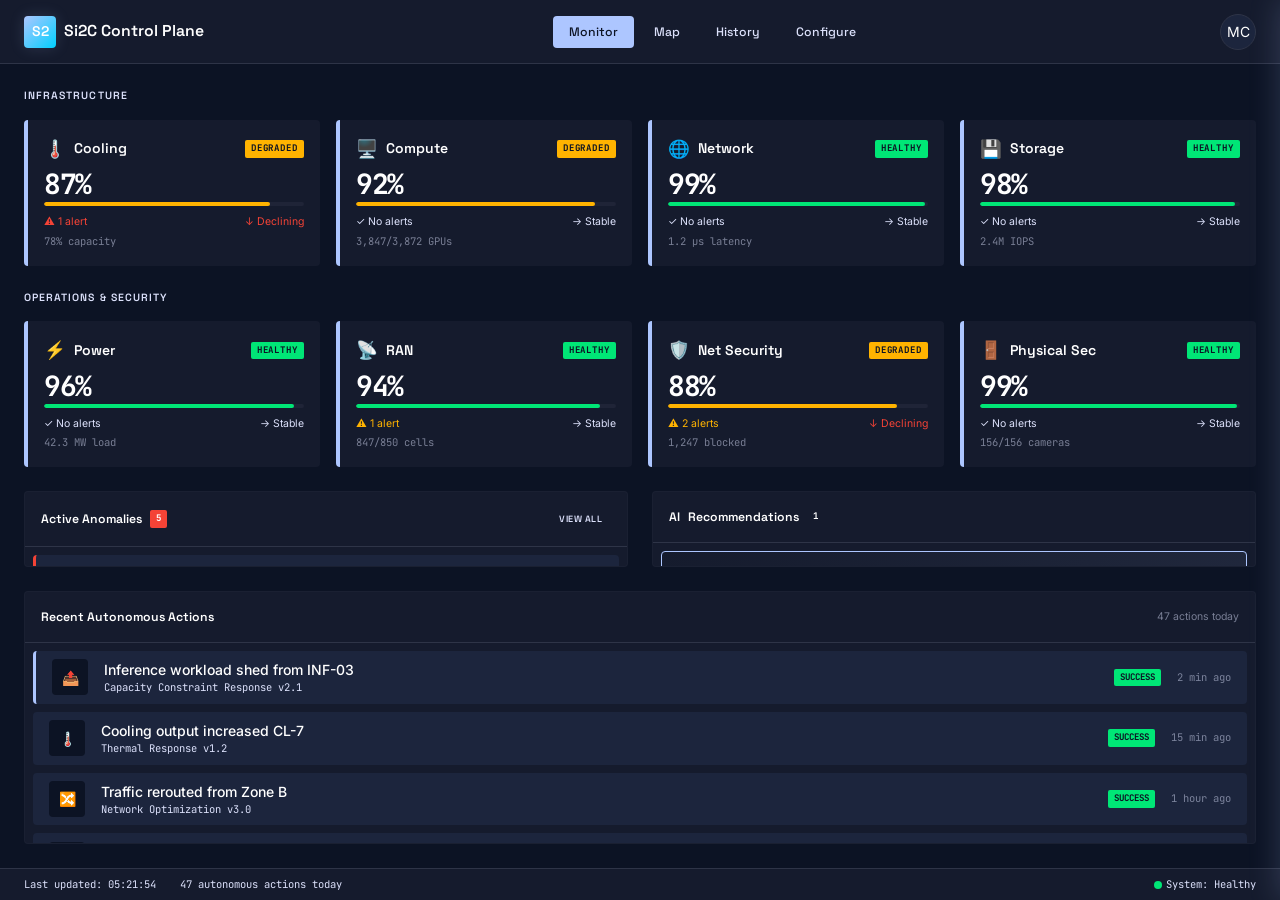
<file: si2c-prototype-v2.html>
<!DOCTYPE html>
<html lang="en">
<head>
  <meta charset="UTF-8">
  <meta name="viewport" content="width=device-width, initial-scale=1.0">
  <title>Si2C Intelligent Control Plane - Prototype v2 (Sentinel)</title>
  
  <!-- Google Fonts -->
  <link rel="preconnect" href="https://fonts.googleapis.com">
  <link rel="preconnect" href="https://fonts.gstatic.com" crossorigin>
  <link href="https://fonts.googleapis.com/css2?family=Space+Grotesk:wght@400;500;600;700&family=JetBrains+Mono:wght@400;600;700&family=Inter:wght@400;500;600&display=swap" rel="stylesheet">
  
  <!-- Sentinel V2 Stylesheet -->
  <link rel="stylesheet" href="sentinel-v2.css">
</head>
<body>
<body>
  <div class="app-container">
    <!-- Header -->
    <header class="header">
      <div class="header-left">
        <div class="logo">
          <div class="logo-icon">S2</div>
          <span>Si2C Control Plane</span>
        </div>
      </div>
      <nav class="nav">
        <button class="nav-item active" data-page="dashboard">Monitor</button>
        <button class="nav-item" data-page="topology">Map</button>
        <button class="nav-item" data-page="review">History</button>
        <button class="nav-item" data-page="configure">Configure</button>
      </nav>
      <div class="header-right">
        <div class="user-avatar">MC</div>
      </div>
    </header>

    <!-- Main Content -->
    <main class="main-content">
      <!-- Dashboard Page -->
      <div id="page-dashboard" class="page active">
        <div class="dashboard-grid">
          <!-- Domain Health Cards -->
          <div class="domain-cards-section">
            <div class="section-header">
              <span class="section-title">Infrastructure</span>
            </div>
            <div class="domain-cards-grid" id="infrastructure-cards">
              <!-- Cards injected by JS -->
            </div>
            <div class="section-header mt-md">
              <span class="section-title">Operations & Security</span>
            </div>
            <div class="domain-cards-grid" id="ops-security-cards">
              <!-- Cards injected by JS -->
            </div>
          </div>

          <!-- Middle Section: Anomalies + Recommendations -->
          <div class="middle-section">
            <!-- Active Anomalies Panel -->
            <div class="panel">
              <div class="panel-header">
                <div class="panel-title">
                  Active Anomalies
                  <span class="panel-badge" id="anomaly-count">5</span>
                </div>
                <button class="btn btn-ghost btn-sm">View All</button>
              </div>
              <div class="panel-content" id="anomalies-list">
                <!-- Anomaly cards injected by JS -->
              </div>
            </div>

            <!-- AI Recommendations Panel -->
            <div class="panel">
              <div class="panel-header">
                <div class="panel-title">
                  <span style="color: var(--color-ai);">AI</span> Recommendations
                  <span class="panel-badge" style="background-color: var(--color-ai);">1</span>
                </div>
              </div>
              <div class="panel-content" id="recommendations-list">
                <!-- Recommendation cards injected by JS -->
              </div>
            </div>
          </div>

          <!-- Autonomous Actions Feed -->
          <div class="actions-feed-section">
            <div class="panel-header">
              <div class="panel-title">Recent Autonomous Actions</div>
              <span class="text-muted" style="font-size: 0.75rem;">47 actions today</span>
            </div>
            <div class="actions-feed-content" id="actions-feed">
              <!-- Action entries injected by JS -->
            </div>
          </div>
        </div>
      </div>

      <!-- Topology Page -->
      <div id="page-topology" class="page">
        <div class="page-header">
          <h1>Facility Map</h1>
          <p>DC-Alpha - Hall A</p>
        </div>
        <div class="topology-container">
          <div class="map-container">
            <div class="map-header">
              <div class="section-title">Rack Layout</div>
              <div style="display: flex; gap: var(--spacing-sm);">
                <button class="btn btn-secondary btn-sm">Cooling Layer</button>
                <button class="btn btn-ghost btn-sm">Power Layer</button>
              </div>
            </div>
            <div class="map-content" id="rack-grid">
              <!-- Rack cells injected by JS -->
            </div>
          </div>
          <div class="impact-panel">
            <div class="section-title mb-md">Impact Chain</div>
            <div class="impact-chain-visual">
              <div class="chain-node warning">
                <div class="chain-node-icon">🌡️</div>
                <div class="chain-node-label">CDU-12</div>
                <div class="chain-node-value">83% flow</div>
              </div>
              <div class="chain-arrow">→</div>
              <div class="chain-node warning">
                <div class="chain-node-icon">🖥️</div>
                <div class="chain-node-label">Racks 44-48</div>
                <div class="chain-node-value">5 racks</div>
              </div>
              <div class="chain-arrow">→</div>
              <div class="chain-node warning">
                <div class="chain-node-icon">⚡</div>
                <div class="chain-node-label">127 GPUs</div>
                <div class="chain-node-value">thermal risk</div>
              </div>
              <div class="chain-arrow">→</div>
              <div class="chain-node critical">
                <div class="chain-node-icon">📊</div>
                <div class="chain-node-label">TJ-2847</div>
                <div class="chain-node-value">at risk</div>
              </div>
            </div>
            <div class="detail-section mt-lg">
              <div class="detail-section-title">Selected: CDU-12</div>
              <div class="detail-card">
                <div class="metric-row">
                  <span class="metric-label">Status</span>
                  <span class="metric-value warning">Degrading</span>
                </div>
                <div class="metric-row">
                  <span class="metric-label">Flow Rate</span>
                  <span class="metric-value warning">83%</span>
                </div>
                <div class="metric-row">
                  <span class="metric-label">Supply Temp</span>
                  <span class="metric-value">18.2°C</span>
                </div>
                <div class="metric-row">
                  <span class="metric-label">Return Temp</span>
                  <span class="metric-value">32.4°C</span>
                </div>
                <div class="metric-row">
                  <span class="metric-label">Racks Served</span>
                  <span class="metric-value">44-48</span>
                </div>
              </div>
            </div>
          </div>
        </div>
      </div>

      <!-- Review Page -->
      <div id="page-review" class="page">
        <div class="page-header">
          <h1>History</h1>
          <p>Review operational history, incidents, and autonomous actions</p>
        </div>
        <div class="section-title mb-md">Recent Resolved Incidents</div>
        <div class="incident-list">
          <div class="incident-card">
            <div class="incident-info">
              <h3>INC-2024-0847: CDU-12 Flow Degradation Cascade</h3>
              <div class="incident-meta">Duration: 12 min | Outcome: No data loss | 2 hours ago</div>
            </div>
            <div class="incident-actions">
              <button class="btn btn-secondary btn-sm">View Timeline</button>
              <button class="btn btn-ghost btn-sm">Export Report</button>
            </div>
          </div>
          <div class="incident-card">
            <div class="incident-info">
              <h3>INC-2024-0842: Network Congestion Event</h3>
              <div class="incident-meta">Duration: 8 min | Outcome: Auto-resolved | Yesterday</div>
            </div>
            <div class="incident-actions">
              <button class="btn btn-secondary btn-sm">View Timeline</button>
              <button class="btn btn-ghost btn-sm">Export Report</button>
            </div>
          </div>
          <div class="incident-card">
            <div class="incident-info">
              <h3>INC-2024-0839: Power Distribution Imbalance</h3>
              <div class="incident-meta">Duration: 5 min | Outcome: Auto-resolved | 2 days ago</div>
            </div>
            <div class="incident-actions">
              <button class="btn btn-secondary btn-sm">View Timeline</button>
              <button class="btn btn-ghost btn-sm">Export Report</button>
            </div>
          </div>
        </div>
        <div class="section-title mt-lg mb-md">Audit Summary</div>
        <div class="detail-card" style="max-width: 400px;">
          <div class="metric-row">
            <span class="metric-label">Actions (24h)</span>
            <span class="metric-value">47</span>
          </div>
          <div class="metric-row">
            <span class="metric-label">Actions (7d)</span>
            <span class="metric-value">312</span>
          </div>
          <div class="metric-row">
            <span class="metric-label">Override Rate</span>
            <span class="metric-value text-success">2.1%</span>
          </div>
        </div>
      </div>

      <!-- Configure Page -->
      <div id="page-configure" class="page">
        <div class="page-header">
          <h1>Configure</h1>
          <p>Configure control plane behavior, policies, and operational parameters</p>
        </div>
        <div class="config-cards-grid">
          <div class="config-card">
            <div class="config-card-icon">🤖</div>
            <h3>Autonomy Policies</h3>
            <p>12 active policies</p>
            <button class="btn btn-secondary btn-sm">Manage Policies</button>
          </div>
          <div class="config-card">
            <div class="config-card-icon">📊</div>
            <h3>Business Priorities</h3>
            <p>8 rules | 47 ranked workloads</p>
            <button class="btn btn-secondary btn-sm">Manage Priorities</button>
          </div>
          <div class="config-card">
            <div class="config-card-icon">📋</div>
            <h3>Remediation Playbooks</h3>
            <p>34 active playbooks</p>
            <button class="btn btn-secondary btn-sm">Manage Playbooks</button>
          </div>
          <div class="config-card">
            <div class="config-card-icon">🔔</div>
            <h3>Alert Configuration</h3>
            <p>156 alert rules</p>
            <button class="btn btn-secondary btn-sm">Manage Alerts</button>
          </div>
          <div class="config-card">
            <div class="config-card-icon">🗺️</div>
            <h3>Topology Config</h3>
            <p>4,872 components</p>
            <button class="btn btn-secondary btn-sm">Manage Topology</button>
          </div>
          <div class="config-card">
            <div class="config-card-icon">👥</div>
            <h3>On-Call & Escalation</h3>
            <p>6 teams | 4 on-call</p>
            <button class="btn btn-secondary btn-sm">Manage On-Call</button>
          </div>
        </div>
      </div>
    </main>

    <!-- Status Bar -->
    <footer class="status-bar">
      <div class="status-bar-left">
        <span>Last updated: <span id="last-updated">14:23:45</span></span>
        <span>47 autonomous actions today</span>
      </div>
      <div class="status-bar-right">
        <div class="status-indicator">
          <div class="status-dot"></div>
          <span>System: Healthy</span>
        </div>
      </div>
    </footer>
  </div>

  <!-- Slide Panel Overlay -->
  <div class="slide-panel-overlay" id="panel-overlay"></div>

  <!-- Alert Detail Slide Panel -->
  <div class="slide-panel" id="alert-panel">
    <div class="slide-panel-header">
      <button class="close-btn" id="close-panel">←</button>
      <div class="slide-panel-title">
        <h2 id="panel-alert-id">ALT-2024-03847</h2>
        <p id="panel-alert-title">CDU-12 flow rate degradation</p>
      </div>
      <span class="severity-badge critical">CRITICAL</span>
      <span class="countdown">⏱️ <span id="panel-countdown">3:47</span></span>
    </div>
    <div class="slide-panel-content">
      <!-- Source Telemetry -->
      <div class="detail-section">
        <div class="detail-section-title">Source Telemetry</div>
        <div class="detail-card">
          <div class="metric-row">
            <span class="metric-label">Metric</span>
            <span class="metric-value">Flow Rate</span>
          </div>
          <div class="metric-row">
            <span class="metric-label">Current Value</span>
            <span class="metric-value warning">83%</span>
          </div>
          <div class="metric-row">
            <span class="metric-label">Threshold</span>
            <span class="metric-value">85%</span>
          </div>
          <div class="metric-row">
            <span class="metric-label">Trend</span>
            <span class="metric-value critical">↓ 1.2%/min for 8 min</span>
          </div>
        </div>
      </div>

      <!-- AI Root Cause Analysis -->
      <div class="detail-section">
        <div class="detail-section-title">AI Root Cause Analysis</div>
        <div class="ai-analysis-card">
          <div class="ai-analysis-header">
            <span class="ai-badge">🤖 AI Analysis</span>
            <span class="confidence-label">87% confidence</span>
          </div>
          <div class="hypothesis-text">CDU-12 pump degradation</div>
          <div class="confidence-bar">
            <div class="confidence-track">
              <div class="confidence-fill" style="width: 87%;"></div>
            </div>
          </div>
          <ul class="evidence-list">
            <li class="evidence-item">
              <span class="evidence-icon">✓</span>
              Flow rate declining at 1.2%/min
            </li>
            <li class="evidence-item">
              <span class="evidence-icon">✓</span>
              Pump power draw increased 8%
            </li>
            <li class="evidence-item">
              <span class="evidence-icon">✓</span>
              No external factors detected
            </li>
          </ul>
          <div class="mt-sm" style="font-size: 0.75rem; color: var(--color-text-muted);">
            Similar incidents: ALT-2024-02991, ALT-2024-01847
          </div>
        </div>
      </div>

      <!-- Impact Chain -->
      <div class="detail-section">
        <div class="detail-section-title">Impact Chain</div>
        <div class="impact-chain-visual">
          <div class="chain-node warning">
            <div class="chain-node-icon">🌡️</div>
            <div class="chain-node-label">CDU-12</div>
            <div class="chain-node-value">83%</div>
          </div>
          <div class="chain-arrow">→</div>
          <div class="chain-node warning">
            <div class="chain-node-icon">🖥️</div>
            <div class="chain-node-label">5 Racks</div>
            <div class="chain-node-value">44-48</div>
          </div>
          <div class="chain-arrow">→</div>
          <div class="chain-node warning">
            <div class="chain-node-icon">⚡</div>
            <div class="chain-node-label">127 GPUs</div>
            <div class="chain-node-value">risk</div>
          </div>
          <div class="chain-arrow">→</div>
          <div class="chain-node critical">
            <div class="chain-node-icon">📊</div>
            <div class="chain-node-label">TJ-2847</div>
            <div class="chain-node-value">67%</div>
          </div>
        </div>
      </div>

      <!-- AI Recommendation -->
      <div class="detail-section">
        <div class="detail-section-title">AI Recommendation</div>
        <div class="recommendation-detail">
          <div class="ai-analysis-header">
            <span class="ai-badge">🤖 Recommended Response</span>
            <span class="confidence-label">91% confidence</span>
          </div>
          <div class="action-list mt-md">
            <div class="action-item">
              <span class="action-number">1</span>
              <div>
                <div>Trigger emergency checkpoint on TJ-2847</div>
                <div class="text-muted" style="font-size: 0.75rem;">~90 seconds • Preserves 7 min compute (~$1,800)</div>
              </div>
            </div>
            <div class="action-item">
              <span class="action-number">2</span>
              <div>
                <div>Begin workload migration to Racks 52-56</div>
                <div class="text-muted" style="font-size: 0.75rem;">~8 minutes • 127 GPUs • Reversible</div>
              </div>
            </div>
            <div class="action-item">
              <span class="action-number">3</span>
              <div>
                <div>Dispatch maintenance ticket for CDU-12</div>
                <div class="text-muted" style="font-size: 0.75rem;">Immediate • Facilities Team • High Priority</div>
              </div>
            </div>
          </div>

          <div class="outcome-projections">
            <div class="outcome-card positive">
              <div class="outcome-label">If Approved</div>
              <div class="outcome-text">Checkpoint completes, 0 compute lost</div>
              <div class="outcome-probability">95% probability</div>
            </div>
            <div class="outcome-card negative">
              <div class="outcome-label">If Rejected</div>
              <div class="outcome-text">Potential 7+ min compute loss</div>
              <div class="outcome-probability">73% probability of thermal shutdown</div>
            </div>
          </div>
        </div>
      </div>
    </div>
    <div class="slide-panel-footer">
      <button class="btn btn-ghost">Reject</button>
      <button class="btn btn-secondary">Modify</button>
      <button class="btn btn-primary" id="approve-btn">Approve All</button>
    </div>
  </div>

  <!-- Approval Modal -->
  <div class="modal-overlay" id="approval-modal">
    <div class="modal">
      <div class="modal-header">
        <h2>Confirm Approval</h2>
      </div>
      <div class="modal-body">
        <p style="margin-bottom: var(--spacing-md);">You are approving 3 actions:</p>
        <div class="action-list">
          <div class="action-item">
            <span class="action-number">1</span>
            <span>Trigger emergency checkpoint on TJ-2847</span>
          </div>
          <div class="action-item">
            <span class="action-number">2</span>
            <span>Begin workload migration to Racks 52-56</span>
          </div>
          <div class="action-item">
            <span class="action-number">3</span>
            <span>Dispatch maintenance ticket for CDU-12</span>
          </div>
        </div>
        <div class="ai-indicator mt-md">
          🤖 AI will execute these actions autonomously upon approval
        </div>
      </div>
      <div class="modal-footer">
        <button class="btn btn-ghost" id="cancel-approval">Cancel</button>
        <button class="btn btn-primary" id="confirm-approval">Approve & Execute</button>
      </div>
    </div>
  </div>

  <script>
    // ========================================
    // MOCK DATA
    // ========================================
    const domainData = [
      // Infrastructure
      { domain: 'Cooling', icon: '🌡️', category: 'Infrastructure', status: 'Degraded', score: 87, alerts: 1, criticalAlerts: 1, trend: 'Declining', metric: '78% capacity' },
      { domain: 'Compute', icon: '🖥️', category: 'Infrastructure', status: 'Degraded', score: 92, alerts: 0, criticalAlerts: 0, trend: 'Stable', metric: '3,847/3,872 GPUs' },
      { domain: 'Network', icon: '🌐', category: 'Infrastructure', status: 'Healthy', score: 99, alerts: 0, criticalAlerts: 0, trend: 'Stable', metric: '1.2 µs latency' },
      { domain: 'Storage', icon: '💾', category: 'Infrastructure', status: 'Healthy', score: 98, alerts: 0, criticalAlerts: 0, trend: 'Stable', metric: '2.4M IOPS' },
      // Operations & Security
      { domain: 'Power', icon: '⚡', category: 'Operations', status: 'Healthy', score: 96, alerts: 0, criticalAlerts: 0, trend: 'Stable', metric: '42.3 MW load' },
      { domain: 'RAN', icon: '📡', category: 'Operations', status: 'Healthy', score: 94, alerts: 1, criticalAlerts: 0, trend: 'Stable', metric: '847/850 cells' },
      { domain: 'Net Security', icon: '🛡️', category: 'Security', status: 'Degraded', score: 88, alerts: 2, criticalAlerts: 0, trend: 'Declining', metric: '1,247 blocked' },
      { domain: 'Physical Sec', icon: '🚪', category: 'Security', status: 'Healthy', score: 99, alerts: 0, criticalAlerts: 0, trend: 'Stable', metric: '156/156 cameras' }
    ];

    const anomaliesData = [
      {
        id: 'ALT-2024-03847',
        severity: 'Critical',
        title: 'CDU-12 flow rate degradation',
        domain: 'Cooling',
        object: 'CDU-12',
        countdown: '3:47',
        hasCountdown: true,
        metrics: 'Flow Rate: 83% (threshold: 85%)',
        trend: '↓ 1.2%/min for 8 min',
        impact: '5 racks • 127 GPUs • 1 training job',
        hasAI: true
      },
      {
        id: 'ALT-2024-03851',
        severity: 'Medium',
        title: 'Unusual outbound traffic pattern',
        domain: 'Network Security',
        object: 'FW-Core-02',
        hasCountdown: false,
        metrics: 'Anomaly Score: 78% (threshold: 60%)',
        trend: '↑ 5%/min',
        impact: 'Core firewall • potential exfiltration',
        hasAI: true
      },
      {
        id: 'ALT-2024-03852',
        severity: 'Medium',
        title: 'IDS signature match: port scan',
        domain: 'Network Security',
        object: 'IDS-Zone-B',
        hasCountdown: false,
        metrics: 'Signature: Recon/PortScan-TCP',
        impact: 'Network Zone B • reconnaissance',
        hasAI: false
      },
      {
        id: 'ALT-2024-03842',
        severity: 'Medium',
        title: 'Rack-21 inlet temp elevated',
        domain: 'Cooling',
        object: 'Rack-21',
        hasCountdown: false,
        metrics: 'Inlet: 27°C (threshold: 25°C)',
        impact: '1 rack • 32 GPUs',
        hasAI: false,
        assigned: 'Sarah Chen'
      },
      {
        id: 'ALT-2024-03849',
        severity: 'Low',
        title: 'RU-247 signal degradation',
        domain: 'RAN',
        object: 'RU-247',
        hasCountdown: false,
        metrics: 'Signal: -82 dBm (threshold: -75)',
        impact: '1 radio unit • ~200 UEs',
        hasAI: false,
        assigned: 'Mike Rodriguez'
      }
    ];

    const actionsData = [
      { id: 'ACT-2024-08472', type: 'workload', icon: '📤', title: 'Inference workload shed from INF-03', time: '2 min ago', outcome: 'Success', policy: 'Capacity Constraint Response v2.1', isNew: true },
      { id: 'ACT-2024-08471', type: 'cooling', icon: '🌡️', title: 'Cooling output increased CL-7', time: '15 min ago', outcome: 'Success', policy: 'Thermal Response v1.2', isNew: false },
      { id: 'ACT-2024-08470', type: 'traffic', icon: '🔀', title: 'Traffic rerouted from Zone B', time: '1 hour ago', outcome: 'Success', policy: 'Network Optimization v3.0', isNew: false },
      { id: 'ACT-2024-08469', type: 'checkpoint', icon: '💾', title: 'Checkpoint triggered TJ-2841', time: '2 hours ago', outcome: 'Success', policy: 'Data Protection v1.1', isNew: false }
    ];

    // ========================================
    // RENDER FUNCTIONS
    // ========================================
    function renderDomainCards() {
      const infraContainer = document.getElementById('infrastructure-cards');
      const opsContainer = document.getElementById('ops-security-cards');

      const infraDomains = domainData.filter(d => d.category === 'Infrastructure');
      const opsDomains = domainData.filter(d => d.category !== 'Infrastructure');

      infraContainer.innerHTML = infraDomains.map(renderDomainCard).join('');
      opsContainer.innerHTML = opsDomains.map(renderDomainCard).join('');
    }

    function renderDomainCard(domain) {
      const statusClass = domain.status.toLowerCase();
      const alertClass = domain.criticalAlerts > 0 ? 'has-critical' : (domain.alerts > 0 ? 'has-alerts' : '');
      const trendClass = domain.trend === 'Improving' ? 'improving' : (domain.trend === 'Declining' ? 'declining' : '');
      const trendIcon = domain.trend === 'Improving' ? '↑' : (domain.trend === 'Declining' ? '↓' : '→');

      return `
        <div class="domain-card" onclick="showDomainDetail('${domain.domain}')">
          <div class="domain-card-header">
            <div class="domain-card-title">
              <span class="domain-icon">${domain.icon}</span>
              <span>${domain.domain}</span>
            </div>
            <span class="status-badge ${statusClass}">${domain.status}</span>
          </div>
          <div class="health-score">${domain.score}%</div>
          <div class="health-bar">
            <div class="health-bar-fill ${statusClass}" style="width: ${domain.score}%;"></div>
          </div>
          <div class="domain-card-footer">
            <span class="alert-count ${alertClass}">
              ${domain.alerts > 0 ? `⚠️ ${domain.alerts} alert${domain.alerts > 1 ? 's' : ''}` : '✓ No alerts'}
            </span>
            <span class="trend ${trendClass}">${trendIcon} ${domain.trend}</span>
          </div>
          <div class="key-metric">${domain.metric}</div>
        </div>
      `;
    }

    function renderAnomalies() {
      const container = document.getElementById('anomalies-list');
      container.innerHTML = anomaliesData.map(renderAnomalyCard).join('');
      document.getElementById('anomaly-count').textContent = anomaliesData.length;
    }

    function renderAnomalyCard(anomaly) {
      const severityClass = anomaly.severity.toLowerCase();
      return `
        <div class="anomaly-card ${severityClass}" onclick="openAlertPanel('${anomaly.id}')">
          <div class="anomaly-header">
            <span class="severity-badge ${severityClass}">${anomaly.severity}</span>
            ${anomaly.hasCountdown ? `<span class="countdown">⏱️ ${anomaly.countdown}</span>` : ''}
          </div>
          <div class="anomaly-title">${anomaly.title}</div>
          <div class="anomaly-subtitle">${anomaly.domain} → ${anomaly.object}</div>
          <div class="anomaly-metrics">${anomaly.metrics}</div>
          ${anomaly.trend ? `<div class="anomaly-metrics text-warning">${anomaly.trend}</div>` : ''}
          <div class="anomaly-impact">Impact: ${anomaly.impact}</div>
          ${anomaly.hasAI ? '<div class="ai-indicator">🤖 AI Recommendation Available</div>' : ''}
          ${anomaly.assigned ? `<div class="text-muted" style="font-size: 0.75rem; margin-top: 8px;">Assigned: ${anomaly.assigned}</div>` : ''}
        </div>
      `;
    }

    function renderRecommendations() {
      const container = document.getElementById('recommendations-list');
      container.innerHTML = `
        <div class="recommendation-card">
          <div class="recommendation-header">
            <span class="urgency-badge">IMMEDIATE</span>
            <span class="countdown">⏱️ 2:58</span>
          </div>
          <div class="recommendation-title">Respond to CDU-12 flow degradation</div>
          <div class="recommendation-meta">Affects: TJ-2847, Racks 44-48</div>
          <div class="confidence-bar">
            <div class="confidence-track">
              <div class="confidence-fill" style="width: 91%;"></div>
            </div>
            <span class="confidence-label">91%</span>
          </div>
          <div class="action-list">
            <div class="action-item">
              <span class="action-number">1</span>
              <span>Trigger emergency checkpoint</span>
            </div>
            <div class="action-item">
              <span class="action-number">2</span>
              <span>Begin workload migration</span>
            </div>
            <div class="action-item">
              <span class="action-number">3</span>
              <span>Dispatch maintenance ticket</span>
            </div>
          </div>
          <div class="recommendation-buttons">
            <button class="btn btn-primary" onclick="openAlertPanel('ALT-2024-03847')">Review & Approve</button>
            <button class="btn btn-ghost">Dismiss</button>
          </div>
        </div>
      `;
    }

    function renderActionsFeed() {
      const container = document.getElementById('actions-feed');
      container.innerHTML = actionsData.map(renderActionEntry).join('');
    }

    function renderActionEntry(action) {
      return `
        <div class="action-feed-entry ${action.isNew ? 'new' : ''}" onclick="showActionDetail('${action.id}')">
          <div class="action-icon">${action.icon}</div>
          <div class="action-content">
            <div class="action-title">${action.title}</div>
            <div class="action-meta">${action.policy}</div>
          </div>
          <span class="action-outcome success">${action.outcome}</span>
          <span class="action-time">${action.time}</span>
        </div>
      `;
    }

    function renderRackGrid() {
      const container = document.getElementById('rack-grid');
      let html = '';
      for (let i = 1; i <= 60; i++) {
        let status = 'healthy';
        if (i >= 44 && i <= 48) status = 'warning';
        if (i === 21) status = 'warning';
        html += `<div class="rack-cell ${status}">R${i}</div>`;
      }
      container.innerHTML = html;
    }

    // ========================================
    // NAVIGATION
    // ========================================
    function initNavigation() {
      const navItems = document.querySelectorAll('.nav-item');
      navItems.forEach(item => {
        item.addEventListener('click', () => {
          // Update nav active state
          navItems.forEach(n => n.classList.remove('active'));
          item.classList.add('active');

          // Show corresponding page
          const pageId = item.dataset.page;
          document.querySelectorAll('.page').forEach(p => p.classList.remove('active'));
          document.getElementById(`page-${pageId}`).classList.add('active');
        });
      });
    }

    // ========================================
    // PANEL INTERACTIONS
    // ========================================
    function openAlertPanel(alertId) {
      document.getElementById('panel-overlay').classList.add('open');
      document.getElementById('alert-panel').classList.add('open');
    }

    function closeAlertPanel() {
      document.getElementById('panel-overlay').classList.remove('open');
      document.getElementById('alert-panel').classList.remove('open');
    }

    function openApprovalModal() {
      document.getElementById('approval-modal').classList.add('open');
    }

    function closeApprovalModal() {
      document.getElementById('approval-modal').classList.remove('open');
    }

    function showDomainDetail(domain) {
      console.log('Show domain detail:', domain);
      // In a full implementation, this would open a domain detail view
    }

    function showActionDetail(actionId) {
      console.log('Show action detail:', actionId);
      // In a full implementation, this would open an action detail panel
    }

    // ========================================
    // EVENT LISTENERS
    // ========================================
    document.getElementById('panel-overlay').addEventListener('click', closeAlertPanel);
    document.getElementById('close-panel').addEventListener('click', closeAlertPanel);
    document.getElementById('approve-btn').addEventListener('click', openApprovalModal);
    document.getElementById('cancel-approval').addEventListener('click', closeApprovalModal);
    document.getElementById('confirm-approval').addEventListener('click', () => {
      closeApprovalModal();
      closeAlertPanel();
      alert('Actions approved and executing...');
    });

    // Close modal on overlay click
    document.getElementById('approval-modal').addEventListener('click', (e) => {
      if (e.target.id === 'approval-modal') {
        closeApprovalModal();
      }
    });

    // Update timestamp
    function updateTimestamp() {
      const now = new Date();
      document.getElementById('last-updated').textContent =
        now.toLocaleTimeString('en-US', { hour12: false });
    }

    // Countdown timer simulation
    let countdownSeconds = 227; // 3:47
    function updateCountdown() {
      countdownSeconds--;
      if (countdownSeconds < 0) countdownSeconds = 300;
      const mins = Math.floor(countdownSeconds / 60);
      const secs = countdownSeconds % 60;
      const timeStr = `${mins}:${secs.toString().padStart(2, '0')}`;
      document.getElementById('panel-countdown').textContent = timeStr;

      // Update anomaly card countdown
      const anomalyCountdowns = document.querySelectorAll('.anomaly-card.critical .countdown');
      anomalyCountdowns.forEach(el => {
        el.innerHTML = `⏱️ ${timeStr}`;
      });
    }

    // ========================================
    // INITIALIZATION
    // ========================================
    function init() {
      renderDomainCards();
      renderAnomalies();
      renderRecommendations();
      renderActionsFeed();
      renderRackGrid();
      initNavigation();

      // Start timers
      setInterval(updateTimestamp, 1000);
      setInterval(updateCountdown, 1000);
      updateTimestamp();
    }

    // Run on DOM ready
    document.addEventListener('DOMContentLoaded', init);
  </script>
</body>
</html>
</file>
<file: sentinel-v2.css>
/* ========================================
   SI2C CONTROL PLANE - VERSION 2
   Sentinel Design System
   ======================================== */

/* ========================================
   CORE DESIGN TOKENS
   ======================================== */
:root {
  /* Brand & Neutrals - Sentinel Color System */
  --color-bg-primary: #0c1324;
  --color-bg-secondary: #151b2d;
  --color-bg-tertiary: #1c253d;

  --color-border-subtle: rgba(46, 52, 71, 0.2);
  --color-border-active: #2e3447;

  /* Typography Colors */
  --color-text-primary: #ffffff;
  --color-text-secondary: #dce1fb;
  --color-text-muted: rgba(220, 225, 251, 0.5);
  --color-brand-primary: #adc6ff;

  /* Semantic State Colors */
  --color-status-info: #00d1ff;
  --color-status-success: #00e676;
  --color-status-warning: #ffb300;
  --color-status-error: #ff5252;
  --color-status-critical: #f44336;

  /* Visual Accents */
  --accent-glow: 0 0 15px rgba(173, 198, 255, 0.15);
  --radius-sm: 4px;

  /* Typography - Sentinel Fonts */
  --font-ui: 'Space Grotesk', sans-serif;
  --font-data: 'JetBrains Mono', monospace;
  --font-body: 'Inter', sans-serif;

  /* Spacing */
  --spacing-xs: 4px;
  --spacing-sm: 8px;
  --spacing-md: 16px;
  --spacing-lg: 24px;
  --spacing-xl: 32px;

  /* Transitions */
  --transition-fast: 150ms ease;
  --transition-normal: 250ms ease;
}

/* ========================================
   RESET & BASE STYLES
   ======================================== */
*, *::before, *::after {
  box-sizing: border-box;
  margin: 0;
  padding: 0;
}

html, body {
  height: 100%;
  font-family: var(--font-body);
  font-size: 14px;
  line-height: 1.5;
  color: var(--color-text-primary);
  background-color: var(--color-bg-primary);
}

/* ========================================
   TYPOGRAPHY UTILITIES
   ======================================== */
.font-ui { font-family: var(--font-ui); }
.font-data { font-family: var(--font-data); }
.font-body { font-family: var(--font-body); }

.tracking-tightest { letter-spacing: -0.05em; }
.uppercase-data {
  text-transform: uppercase;
  letter-spacing: 0.1em;
  font-size: 0.65rem;
}

/* ========================================
   LAYOUT STRUCTURE
   ======================================== */
.app-container {
  display: flex;
  flex-direction: column;
  height: 100vh;
  overflow: hidden;
}

/* Header */
.header {
  display: flex;
  align-items: center;
  justify-content: space-between;
  height: 64px;
  padding: 0 var(--spacing-lg);
  background-color: var(--color-bg-secondary);
  border-bottom: 1px solid var(--color-border-active);
  flex-shrink: 0;
}

.header-left {
  display: flex;
  align-items: center;
  gap: var(--spacing-md);
}

.logo {
  display: flex;
  align-items: center;
  gap: var(--spacing-sm);
  font-size: 1.125rem;
  font-weight: 600;
  color: var(--color-text-primary);
  font-family: var(--font-ui);
}

.logo-icon {
  width: 32px;
  height: 32px;
  background: linear-gradient(135deg, var(--color-brand-primary), var(--color-status-info));
  border-radius: var(--radius-sm);
  display: flex;
  align-items: center;
  justify-content: center;
  font-size: 1rem;
  box-shadow: var(--accent-glow);
}

/* Navigation */
.nav {
  display: flex;
  gap: var(--spacing-xs);
}

.nav-item {
  padding: var(--spacing-sm) var(--spacing-md);
  border-radius: var(--radius-sm);
  color: var(--color-text-secondary);
  text-decoration: none;
  font-weight: 500;
  cursor: pointer;
  transition: all var(--transition-fast);
  border: none;
  background: none;
  font-size: 0.875rem;
  font-family: var(--font-ui);
}

.nav-item:hover {
  color: var(--color-text-primary);
  background-color: var(--color-bg-tertiary);
}

.nav-item.active {
  color: var(--color-text-primary);
  background-color: var(--color-brand-primary);
  color: var(--color-bg-primary);
}

.header-right {
  display: flex;
  align-items: center;
  gap: var(--spacing-md);
}

.user-avatar {
  width: 36px;
  height: 36px;
  border-radius: 50%;
  background-color: var(--color-bg-tertiary);
  border: 1px solid var(--color-border-active);
  display: flex;
  align-items: center;
  justify-content: center;
  cursor: pointer;
  transition: all var(--transition-fast);
}

.user-avatar:hover {
  border-color: var(--color-brand-primary);
  box-shadow: var(--accent-glow);
}

/* Main Content */
.main-content {
  flex: 1;
  overflow: hidden;
  position: relative;
}

.page {
  display: none;
  height: 100%;
  overflow-y: auto;
  padding: var(--spacing-lg);
}

.page.active {
  display: block;
}

/* Status Bar */
.status-bar {
  display: flex;
  align-items: center;
  justify-content: space-between;
  height: 32px;
  padding: 0 var(--spacing-lg);
  background-color: var(--color-bg-secondary);
  border-top: 1px solid var(--color-border-active);
  font-size: 0.75rem;
  color: var(--color-text-secondary);
  flex-shrink: 0;
  font-family: var(--font-data);
}

.status-bar-left, .status-bar-right {
  display: flex;
  align-items: center;
  gap: var(--spacing-lg);
}

.status-indicator {
  display: flex;
  align-items: center;
  gap: var(--spacing-xs);
}

.status-dot {
  width: 8px;
  height: 8px;
  border-radius: 50%;
  background-color: var(--color-status-success);
}

/* ========================================
   MONITORING CARD (Sentinel Component)
   ======================================== */
.card-monitoring {
  background: var(--color-bg-secondary);
  border-left: 4px solid var(--color-brand-primary);
  border-radius: var(--radius-sm);
  padding: 1.5rem;
  transition: all 0.2s ease;
  cursor: pointer;
}

.card-monitoring:hover {
  background: var(--color-bg-tertiary);
  box-shadow: var(--accent-glow);
  transform: translateY(-2px);
}

/* ========================================
   DASHBOARD PAGE
   ======================================== */
.dashboard-grid {
  display: grid;
  gap: var(--spacing-lg);
  height: 100%;
  grid-template-rows: auto 1fr auto;
}

/* Domain Health Cards Section */
.domain-cards-section {
  display: flex;
  flex-direction: column;
  gap: var(--spacing-sm);
}

.section-header {
  display: flex;
  align-items: center;
  justify-content: space-between;
  margin-bottom: var(--spacing-sm);
}

.section-title {
  font-size: 0.75rem;
  font-weight: 600;
  text-transform: uppercase;
  letter-spacing: 0.1em;
  color: var(--color-text-secondary);
  font-family: var(--font-ui);
}

.domain-cards-grid {
  display: grid;
  grid-template-columns: repeat(4, 1fr);
  gap: var(--spacing-md);
}

.domain-card {
  background-color: var(--color-bg-secondary);
  border-left: 4px solid var(--color-brand-primary);
  border-radius: var(--radius-sm);
  padding: var(--spacing-md);
  cursor: pointer;
  transition: all var(--transition-fast);
}

.domain-card:hover {
  background-color: var(--color-bg-tertiary);
  box-shadow: var(--accent-glow);
  transform: translateY(-2px);
}

.domain-card-header {
  display: flex;
  align-items: center;
  justify-content: space-between;
  margin-bottom: var(--spacing-sm);
}

.domain-card-title {
  display: flex;
  align-items: center;
  gap: var(--spacing-sm);
  font-weight: 600;
  font-family: var(--font-ui);
}

.domain-icon {
  font-size: 1.25rem;
}

.status-badge {
  padding: 2px 6px;
  border-radius: 2px;
  font-weight: 700;
  text-transform: uppercase;
  font-size: 0.65rem;
  letter-spacing: 0.1em;
  font-family: var(--font-data);
}

.status-badge.healthy {
  background-color: var(--color-status-success);
  color: var(--color-bg-primary);
}

.status-badge.degraded {
  background-color: var(--color-status-warning);
  color: var(--color-bg-primary);
}

.status-badge.critical {
  background-color: var(--color-status-critical);
  color: white;
}

.health-score {
  font-size: 2rem;
  font-weight: 700;
  line-height: 1;
  margin-bottom: var(--spacing-xs);
  font-family: var(--font-data);
  letter-spacing: -0.05em;
}

.health-bar {
  height: 4px;
  background-color: rgba(46, 52, 71, 0.4);
  border-radius: 2px;
  overflow: hidden;
  margin-bottom: var(--spacing-sm);
}

.health-bar-fill {
  height: 100%;
  border-radius: 2px;
  transition: width var(--transition-normal);
}

.health-bar-fill.healthy {
  background-color: var(--color-status-success);
}

.health-bar-fill.degraded {
  background-color: var(--color-status-warning);
}

.health-bar-fill.critical {
  background-color: var(--color-status-critical);
}

.domain-card-footer {
  display: flex;
  align-items: center;
  justify-content: space-between;
  font-size: 0.75rem;
  color: var(--color-text-secondary);
}

.alert-count {
  display: flex;
  align-items: center;
  gap: var(--spacing-xs);
}

.alert-count.has-alerts {
  color: var(--color-status-warning);
}

.alert-count.has-critical {
  color: var(--color-status-critical);
}

.trend {
  display: flex;
  align-items: center;
  gap: var(--spacing-xs);
}

.trend.improving {
  color: var(--color-status-success);
}

.trend.declining {
  color: var(--color-status-critical);
}

.key-metric {
  font-size: 0.75rem;
  color: var(--color-text-muted);
  margin-top: var(--spacing-xs);
  font-family: var(--font-data);
}

/* Middle Section: Anomalies + Recommendations */
.middle-section {
  display: grid;
  grid-template-columns: 1fr 1fr;
  gap: var(--spacing-lg);
  min-height: 0;
}

.panel {
  background-color: var(--color-bg-secondary);
  border-radius: var(--radius-sm);
  display: flex;
  flex-direction: column;
  overflow: hidden;
  border: 1px solid var(--color-border-subtle);
}

.panel-header {
  display: flex;
  align-items: center;
  justify-content: space-between;
  padding: var(--spacing-md);
  border-bottom: 1px solid var(--color-border-active);
  flex-shrink: 0;
}

.panel-title {
  font-size: 0.875rem;
  font-weight: 600;
  display: flex;
  align-items: center;
  gap: var(--spacing-sm);
  font-family: var(--font-ui);
}

.panel-badge {
  background-color: var(--color-status-critical);
  color: white;
  padding: 2px 6px;
  border-radius: 2px;
  font-size: 0.65rem;
  font-weight: 700;
  text-transform: uppercase;
  font-family: var(--font-data);
}

.panel-content {
  flex: 1;
  overflow-y: auto;
  padding: var(--spacing-sm);
}

/* Telemetry Log Table (Sentinel Component) */
.log-table {
  width: 100%;
  font-family: var(--font-data);
  font-size: 13px;
  border-collapse: collapse;
}

.log-row {
  border-bottom: 1px solid var(--color-border-subtle);
  transition: background-color var(--transition-fast);
}

.log-row:hover {
  background: rgba(173, 198, 255, 0.05);
}

/* Anomaly Card */
.anomaly-card {
  background-color: var(--color-bg-tertiary);
  border-radius: var(--radius-sm);
  padding: var(--spacing-md);
  margin-bottom: var(--spacing-sm);
  cursor: pointer;
  transition: all var(--transition-fast);
  border-left: 3px solid transparent;
}

.anomaly-card:hover {
  background-color: var(--color-bg-secondary);
  box-shadow: var(--accent-glow);
}

.anomaly-card.critical {
  border-left-color: var(--color-status-critical);
}

.anomaly-card.medium {
  border-left-color: var(--color-status-warning);
}

.anomaly-card.low {
  border-left-color: var(--color-status-info);
}

.anomaly-header {
  display: flex;
  align-items: flex-start;
  justify-content: space-between;
  margin-bottom: var(--spacing-sm);
}

.severity-badge {
  padding: 2px 6px;
  border-radius: 2px;
  font-size: 0.65rem;
  font-weight: 700;
  text-transform: uppercase;
  font-family: var(--font-data);
}

.severity-badge.critical {
  background-color: var(--color-status-critical);
  color: white;
}

.severity-badge.medium {
  background-color: var(--color-status-warning);
  color: var(--color-bg-primary);
}

.severity-badge.low {
  background-color: var(--color-status-info);
  color: var(--color-bg-primary);
}

.countdown {
  display: flex;
  align-items: center;
  gap: var(--spacing-xs);
  font-size: 0.75rem;
  color: var(--color-status-critical);
  font-weight: 700;
  font-family: var(--font-data);
}

.anomaly-title {
  font-weight: 500;
  margin-bottom: var(--spacing-xs);
}

.anomaly-subtitle {
  font-size: 0.75rem;
  color: var(--color-text-secondary);
  margin-bottom: var(--spacing-sm);
}

.anomaly-metrics {
  font-size: 0.75rem;
  color: var(--color-text-secondary);
  margin-bottom: var(--spacing-sm);
  font-family: var(--font-data);
}

.anomaly-impact {
  font-size: 0.75rem;
  color: var(--color-text-muted);
  margin-bottom: var(--spacing-sm);
}

.ai-indicator {
  display: inline-flex;
  align-items: center;
  gap: var(--spacing-xs);
  padding: 4px 8px;
  background: linear-gradient(135deg, var(--color-brand-primary) 0%, var(--color-status-info) 100%);
  color: var(--color-bg-primary);
  border-radius: 2px;
  font-size: 0.65rem;
  font-weight: 700;
  text-transform: uppercase;
  font-family: var(--font-data);
}

/* Recommendation Card */
.recommendation-card {
  background-color: var(--color-bg-tertiary);
  border-radius: var(--radius-sm);
  padding: var(--spacing-md);
  margin-bottom: var(--spacing-sm);
  border: 1px solid var(--color-brand-primary);
  background: linear-gradient(135deg, var(--color-bg-secondary) 0%, rgba(173, 198, 255, 0.1) 100%);
}

.recommendation-header {
  display: flex;
  align-items: center;
  justify-content: space-between;
  margin-bottom: var(--spacing-sm);
}

.urgency-badge {
  padding: 2px 6px;
  border-radius: 2px;
  font-size: 0.65rem;
  font-weight: 700;
  text-transform: uppercase;
  background-color: var(--color-status-critical);
  color: white;
  font-family: var(--font-data);
}

.recommendation-title {
  font-weight: 500;
  margin-bottom: var(--spacing-xs);
}

.recommendation-meta {
  font-size: 0.75rem;
  color: var(--color-text-secondary);
  margin-bottom: var(--spacing-sm);
}

.confidence-bar {
  display: flex;
  align-items: center;
  gap: var(--spacing-sm);
  margin-bottom: var(--spacing-sm);
}

.confidence-track {
  flex: 1;
  height: 4px;
  background-color: rgba(46, 52, 71, 0.4);
  border-radius: 2px;
  overflow: hidden;
}

.confidence-fill {
  height: 100%;
  background-color: var(--color-brand-primary);
  border-radius: 2px;
}

.confidence-label {
  font-size: 0.75rem;
  color: var(--color-brand-primary);
  font-weight: 700;
  font-family: var(--font-data);
}

.action-list {
  margin-bottom: var(--spacing-sm);
}

.action-item {
  display: flex;
  align-items: flex-start;
  gap: var(--spacing-sm);
  padding: var(--spacing-xs) 0;
  font-size: 0.8125rem;
}

.action-number {
  width: 20px;
  height: 20px;
  background-color: var(--color-bg-primary);
  border-radius: 50%;
  display: flex;
  align-items: center;
  justify-content: center;
  font-size: 0.65rem;
  font-weight: 700;
  flex-shrink: 0;
  font-family: var(--font-data);
}

.recommendation-buttons {
  display: flex;
  gap: var(--spacing-sm);
  margin-top: var(--spacing-md);
}

/* Buttons */
.btn {
  padding: var(--spacing-sm) var(--spacing-md);
  border-radius: var(--radius-sm);
  font-size: 0.8125rem;
  font-weight: 600;
  cursor: pointer;
  transition: all var(--transition-fast);
  border: none;
  display: inline-flex;
  align-items: center;
  gap: var(--spacing-xs);
  font-family: var(--font-ui);
  text-transform: uppercase;
  letter-spacing: 0.05em;
}

.btn-primary {
  background-color: var(--color-brand-primary);
  color: var(--color-bg-primary);
}

.btn-primary:hover {
  box-shadow: var(--accent-glow);
  transform: translateY(-1px);
}

.btn-secondary {
  background-color: var(--color-bg-tertiary);
  color: var(--color-text-primary);
  border: 1px solid var(--color-border-active);
}

.btn-secondary:hover {
  background-color: var(--color-bg-secondary);
  border-color: var(--color-brand-primary);
}

.btn-ghost {
  background-color: transparent;
  color: var(--color-text-secondary);
  border: 1px solid transparent;
}

.btn-ghost:hover {
  background-color: var(--color-bg-tertiary);
  color: var(--color-text-primary);
  border-color: var(--color-border-active);
}

.btn-danger {
  background-color: var(--color-status-critical);
  color: white;
}

.btn-sm {
  padding: 4px 8px;
  font-size: 0.65rem;
}

/* Actions Feed */
.actions-feed-section {
  background-color: var(--color-bg-secondary);
  border-radius: var(--radius-sm);
  overflow: hidden;
  border: 1px solid var(--color-border-subtle);
}

.actions-feed-content {
  padding: var(--spacing-sm);
  max-height: 200px;
  overflow-y: auto;
}

.action-feed-entry {
  display: flex;
  align-items: center;
  gap: var(--spacing-md);
  padding: var(--spacing-sm) var(--spacing-md);
  background-color: var(--color-bg-tertiary);
  border-radius: var(--radius-sm);
  margin-bottom: var(--spacing-sm);
  cursor: pointer;
  transition: all var(--transition-fast);
}

.action-feed-entry:hover {
  background-color: var(--color-bg-secondary);
  box-shadow: var(--accent-glow);
}

.action-feed-entry.new {
  border-left: 3px solid var(--color-brand-primary);
}

.action-icon {
  width: 36px;
  height: 36px;
  border-radius: var(--radius-sm);
  background-color: var(--color-bg-primary);
  display: flex;
  align-items: center;
  justify-content: center;
  font-size: 1rem;
  flex-shrink: 0;
}

.action-content {
  flex: 1;
  min-width: 0;
}

.action-title {
  font-weight: 500;
  white-space: nowrap;
  overflow: hidden;
  text-overflow: ellipsis;
}

.action-meta {
  font-size: 0.75rem;
  color: var(--color-text-secondary);
  font-family: var(--font-data);
}

.action-outcome {
  padding: 2px 6px;
  border-radius: 2px;
  font-size: 0.65rem;
  font-weight: 700;
  text-transform: uppercase;
  font-family: var(--font-data);
}

.action-outcome.success {
  background-color: var(--color-status-success);
  color: var(--color-bg-primary);
}

.action-time {
  font-size: 0.75rem;
  color: var(--color-text-muted);
  white-space: nowrap;
  font-family: var(--font-data);
}

/* ========================================
   SLIDE-IN PANEL (Alert Detail)
   ======================================== */
.slide-panel-overlay {
  position: fixed;
  top: 0;
  left: 0;
  right: 0;
  bottom: 0;
  background-color: rgba(0, 0, 0, 0.7);
  opacity: 0;
  visibility: hidden;
  transition: all var(--transition-normal);
  z-index: 100;
  backdrop-filter: blur(4px);
}

.slide-panel-overlay.open {
  opacity: 1;
  visibility: visible;
}

.slide-panel {
  position: fixed;
  top: 0;
  right: 0;
  width: 600px;
  height: 100vh;
  background-color: var(--color-bg-secondary);
  transform: translateX(100%);
  transition: transform var(--transition-normal);
  z-index: 101;
  display: flex;
  flex-direction: column;
  box-shadow: 0 0 30px rgba(173, 198, 255, 0.2);
  border-left: 1px solid var(--color-border-active);
}

.slide-panel.open {
  transform: translateX(0);
}

.slide-panel-header {
  display: flex;
  align-items: center;
  gap: var(--spacing-md);
  padding: var(--spacing-md) var(--spacing-lg);
  border-bottom: 1px solid var(--color-border-active);
  flex-shrink: 0;
}

.close-btn {
  width: 32px;
  height: 32px;
  border-radius: var(--radius-sm);
  background-color: var(--color-bg-tertiary);
  border: 1px solid var(--color-border-active);
  color: var(--color-text-secondary);
  cursor: pointer;
  display: flex;
  align-items: center;
  justify-content: center;
  transition: all var(--transition-fast);
  font-size: 1rem;
}

.close-btn:hover {
  background-color: var(--color-bg-primary);
  color: var(--color-text-primary);
  border-color: var(--color-brand-primary);
}

.slide-panel-title {
  flex: 1;
}

.slide-panel-title h2 {
  font-size: 1rem;
  font-weight: 600;
  margin-bottom: 2px;
  font-family: var(--font-ui);
}

.slide-panel-title p {
  font-size: 0.75rem;
  color: var(--color-text-secondary);
}

.slide-panel-content {
  flex: 1;
  overflow-y: auto;
  padding: var(--spacing-lg);
}

.detail-section {
  margin-bottom: var(--spacing-xl);
}

.detail-section-title {
  font-size: 0.65rem;
  font-weight: 700;
  text-transform: uppercase;
  letter-spacing: 0.1em;
  color: var(--color-text-secondary);
  margin-bottom: var(--spacing-md);
  font-family: var(--font-data);
}

.detail-card {
  background-color: var(--color-bg-tertiary);
  border-radius: var(--radius-sm);
  padding: var(--spacing-md);
  border: 1px solid var(--color-border-subtle);
}

.metric-row {
  display: flex;
  justify-content: space-between;
  align-items: center;
  padding: var(--spacing-xs) 0;
  border-bottom: 1px solid var(--color-border-subtle);
}

.metric-row:last-child {
  border-bottom: none;
}

.metric-label {
  color: var(--color-text-secondary);
  font-size: 0.8125rem;
}

.metric-value {
  font-weight: 700;
  font-family: var(--font-data);
}

.metric-value.warning {
  color: var(--color-status-warning);
}

.metric-value.critical {
  color: var(--color-status-critical);
}

.ai-analysis-card {
  background: linear-gradient(135deg, var(--color-bg-tertiary) 0%, rgba(173, 198, 255, 0.15) 100%);
  border: 1px solid var(--color-brand-primary);
  border-radius: var(--radius-sm);
  padding: var(--spacing-md);
}

.ai-analysis-header {
  display: flex;
  align-items: center;
  gap: var(--spacing-sm);
  margin-bottom: var(--spacing-sm);
}

.ai-badge {
  display: flex;
  align-items: center;
  gap: var(--spacing-xs);
  color: var(--color-brand-primary);
  font-size: 0.65rem;
  font-weight: 700;
  text-transform: uppercase;
  font-family: var(--font-data);
}

.hypothesis-text {
  font-weight: 500;
  margin-bottom: var(--spacing-sm);
}

.evidence-list {
  list-style: none;
}

.evidence-item {
  display: flex;
  align-items: flex-start;
  gap: var(--spacing-sm);
  padding: var(--spacing-xs) 0;
  font-size: 0.8125rem;
  color: var(--color-text-secondary);
}

.evidence-icon {
  color: var(--color-status-success);
}

.impact-chain-visual {
  display: flex;
  align-items: center;
  gap: var(--spacing-sm);
  padding: var(--spacing-md);
  background-color: var(--color-bg-primary);
  border-radius: var(--radius-sm);
  overflow-x: auto;
}

.chain-node {
  display: flex;
  flex-direction: column;
  align-items: center;
  gap: var(--spacing-xs);
  padding: var(--spacing-sm);
  background-color: var(--color-bg-tertiary);
  border-radius: var(--radius-sm);
  min-width: 80px;
  text-align: center;
  border: 1px solid var(--color-border-subtle);
}

.chain-node.warning {
  border: 1px solid var(--color-status-warning);
}

.chain-node.critical {
  border: 1px solid var(--color-status-critical);
}

.chain-node-icon {
  font-size: 1.5rem;
}

.chain-node-label {
  font-size: 0.65rem;
  font-weight: 700;
  text-transform: uppercase;
  font-family: var(--font-data);
}

.chain-node-value {
  font-size: 0.625rem;
  color: var(--color-text-secondary);
  font-family: var(--font-data);
}

.chain-arrow {
  color: var(--color-text-muted);
  font-size: 1.25rem;
}

.recommendation-detail {
  background: linear-gradient(135deg, var(--color-bg-tertiary) 0%, rgba(173, 198, 255, 0.1) 100%);
  border: 1px solid var(--color-brand-primary);
  border-radius: var(--radius-sm);
  padding: var(--spacing-md);
}

.outcome-projections {
  display: grid;
  grid-template-columns: 1fr 1fr;
  gap: var(--spacing-md);
  margin-top: var(--spacing-md);
}

.outcome-card {
  padding: var(--spacing-md);
  border-radius: var(--radius-sm);
  background-color: var(--color-bg-primary);
  border: 1px solid var(--color-border-subtle);
}

.outcome-card.positive {
  border-left: 3px solid var(--color-status-success);
}

.outcome-card.negative {
  border-left: 3px solid var(--color-status-critical);
}

.outcome-label {
  font-size: 0.65rem;
  font-weight: 700;
  text-transform: uppercase;
  color: var(--color-text-secondary);
  margin-bottom: var(--spacing-xs);
  font-family: var(--font-data);
}

.outcome-text {
  font-size: 0.8125rem;
  margin-bottom: var(--spacing-xs);
}

.outcome-probability {
  font-size: 0.75rem;
  color: var(--color-text-muted);
  font-family: var(--font-data);
}

.slide-panel-footer {
  padding: var(--spacing-md) var(--spacing-lg);
  border-top: 1px solid var(--color-border-active);
  display: flex;
  justify-content: flex-end;
  gap: var(--spacing-sm);
  flex-shrink: 0;
}

/* ========================================
   OTHER PAGES (Placeholder Content)
   ======================================== */
.page-header {
  margin-bottom: var(--spacing-xl);
}

.page-header h1 {
  font-size: 1.5rem;
  font-weight: 600;
  margin-bottom: var(--spacing-xs);
  font-family: var(--font-ui);
}

.page-header p {
  color: var(--color-text-secondary);
}

.placeholder-content {
  display: flex;
  flex-direction: column;
  align-items: center;
  justify-content: center;
  height: 400px;
  background-color: var(--color-bg-secondary);
  border-radius: var(--radius-sm);
  color: var(--color-text-secondary);
  border: 1px solid var(--color-border-subtle);
}

.placeholder-icon {
  font-size: 3rem;
  margin-bottom: var(--spacing-md);
}

/* Config cards grid */
.config-cards-grid {
  display: grid;
  grid-template-columns: repeat(3, 1fr);
  gap: var(--spacing-lg);
}

.config-card {
  background-color: var(--color-bg-secondary);
  border-radius: var(--radius-sm);
  padding: var(--spacing-lg);
  cursor: pointer;
  transition: all var(--transition-fast);
  border: 1px solid var(--color-border-subtle);
}

.config-card:hover {
  border-color: var(--color-brand-primary);
  box-shadow: var(--accent-glow);
  transform: translateY(-2px);
}

.config-card-icon {
  font-size: 2rem;
  margin-bottom: var(--spacing-md);
}

.config-card h3 {
  font-size: 1rem;
  font-weight: 600;
  margin-bottom: var(--spacing-xs);
  font-family: var(--font-ui);
}

.config-card p {
  font-size: 0.8125rem;
  color: var(--color-text-secondary);
  margin-bottom: var(--spacing-md);
}

/* Review page styles */
.incident-list {
  display: flex;
  flex-direction: column;
  gap: var(--spacing-sm);
}

.incident-card {
  background-color: var(--color-bg-secondary);
  border-radius: var(--radius-sm);
  padding: var(--spacing-md);
  display: flex;
  align-items: center;
  justify-content: space-between;
  cursor: pointer;
  transition: all var(--transition-fast);
  border: 1px solid var(--color-border-subtle);
}

.incident-card:hover {
  background-color: var(--color-bg-tertiary);
  border-color: var(--color-brand-primary);
}

.incident-info h3 {
  font-size: 0.9375rem;
  font-weight: 500;
  margin-bottom: var(--spacing-xs);
}

.incident-meta {
  font-size: 0.75rem;
  color: var(--color-text-secondary);
  font-family: var(--font-data);
}

.incident-actions {
  display: flex;
  gap: var(--spacing-sm);
}

/* Topology placeholder */
.topology-container {
  display: grid;
  grid-template-columns: 1.5fr 1fr;
  gap: var(--spacing-lg);
  height: calc(100vh - 200px);
}

.map-container {
  background-color: var(--color-bg-secondary);
  border-radius: var(--radius-sm);
  padding: var(--spacing-lg);
  display: flex;
  flex-direction: column;
  border: 1px solid var(--color-border-subtle);
}

.map-header {
  display: flex;
  justify-content: space-between;
  align-items: center;
  margin-bottom: var(--spacing-md);
}

.map-content {
  flex: 1;
  background-color: var(--color-bg-primary);
  border-radius: var(--radius-sm);
  display: grid;
  grid-template-columns: repeat(12, 1fr);
  gap: 4px;
  padding: var(--spacing-md);
  overflow: auto;
}

.rack-cell {
  aspect-ratio: 1;
  background-color: var(--color-bg-tertiary);
  border-radius: var(--radius-sm);
  display: flex;
  align-items: center;
  justify-content: center;
  font-size: 0.625rem;
  color: var(--color-text-secondary);
  cursor: pointer;
  transition: all var(--transition-fast);
  border: 1px solid var(--color-border-subtle);
  font-family: var(--font-data);
}

.rack-cell:hover {
  background-color: var(--color-bg-secondary);
  border-color: var(--color-brand-primary);
}

.rack-cell.healthy {
  border: 1px solid var(--color-status-success);
}

.rack-cell.warning {
  background-color: rgba(255, 179, 0, 0.2);
  border: 1px solid var(--color-status-warning);
}

.rack-cell.critical {
  background-color: rgba(244, 67, 54, 0.2);
  border: 1px solid var(--color-status-critical);
}

.impact-panel {
  background-color: var(--color-bg-secondary);
  border-radius: var(--radius-sm);
  padding: var(--spacing-lg);
  overflow-y: auto;
  border: 1px solid var(--color-border-subtle);
}

/* ========================================
   MODAL
   ======================================== */
.modal-overlay {
  position: fixed;
  top: 0;
  left: 0;
  right: 0;
  bottom: 0;
  background-color: rgba(0, 0, 0, 0.8);
  display: flex;
  align-items: center;
  justify-content: center;
  opacity: 0;
  visibility: hidden;
  transition: all var(--transition-normal);
  z-index: 200;
  backdrop-filter: blur(4px);
}

.modal-overlay.open {
  opacity: 1;
  visibility: visible;
}

.modal {
  background-color: var(--color-bg-secondary);
  border-radius: var(--radius-sm);
  width: 480px;
  max-width: 90vw;
  max-height: 90vh;
  overflow: hidden;
  transform: scale(0.9);
  transition: transform var(--transition-normal);
  border: 1px solid var(--color-border-active);
  box-shadow: 0 0 30px rgba(173, 198, 255, 0.2);
}

.modal-overlay.open .modal {
  transform: scale(1);
}

.modal-header {
  padding: var(--spacing-lg);
  border-bottom: 1px solid var(--color-border-active);
}

.modal-header h2 {
  font-size: 1.125rem;
  font-weight: 600;
  font-family: var(--font-ui);
}

.modal-body {
  padding: var(--spacing-lg);
}

.modal-footer {
  padding: var(--spacing-md) var(--spacing-lg);
  border-top: 1px solid var(--color-border-active);
  display: flex;
  justify-content: flex-end;
  gap: var(--spacing-sm);
}

/* ========================================
   UTILITIES
   ======================================== */
.text-muted {
  color: var(--color-text-muted);
}

.text-success {
  color: var(--color-status-success);
}

.text-warning {
  color: var(--color-status-warning);
}

.text-danger {
  color: var(--color-status-critical);
}

.font-mono {
  font-family: var(--font-data);
}

.mt-sm { margin-top: var(--spacing-sm); }
.mt-md { margin-top: var(--spacing-md); }
.mt-lg { margin-top: var(--spacing-lg); }
.mb-sm { margin-bottom: var(--spacing-sm); }
.mb-md { margin-bottom: var(--spacing-md); }
.mb-lg { margin-bottom: var(--spacing-lg); }
</file>
<file: styles/tokens.css>
/* PANEL: layout tokens | extends: sentinel-v2.css | do not add color or type tokens */
:root {
  /* Golden ratio proportions — φ-based layout grid */
  --gr-step-3: 4.27vh;    /* Command Bar height, Accelerator Strip height */
  --gr-step-5: 6.85vh;    /* Prompt Dock height */
  --gr-step-7: 17.94vw;   /* Nav Rail width */
  --gr-step-8: 29.03vw;   /* Detail Pane width */
  --gr-canvas: calc(100vw - var(--gr-step-7) - var(--gr-step-8)); /* Canvas computed width */

  /* Ask AI button — extends .btn-primary from sentinel */
  --ask-ai-width: 120px;

  /* Nav Rail internal zone heights */
  --nav-accel-height: var(--gr-step-3);
  --nav-prompt-height: var(--gr-step-5);
  /* Conversation Stream: flex-grow fills remaining height */
}
</file>
<file: styles/layout.css>
/* PANEL: layout grid | tokens: tokens.css + sentinel-v2.css */
/* Detail Pane is now an overlay, not part of grid */

.app-shell {
  display: grid;
  grid-template-rows: var(--gr-step-3) 1fr;
  grid-template-columns: var(--gr-step-7) 1fr;
  grid-template-areas:
    "topbar topbar"
    "nav-rail canvas";
  height: 100vh;
  overflow: hidden;
  transition: grid-template-columns var(--transition-normal);
}

/* Nav Rail collapsed state - hide the nav rail column */
.app-shell.nav-rail-collapsed {
  grid-template-columns: 0 1fr;
}

/* Panel slot rules */
#panel-topbar {
  grid-area: topbar;
  overflow: hidden;
  position: relative;
}

#panel-nav-rail {
  grid-area: nav-rail;
  overflow: hidden;
  position: relative;
  display: flex;
  flex-direction: column;
}

#panel-canvas {
  grid-area: canvas;
  overflow: hidden;
  position: relative;
}

/* Detail Pane is positioned fixed as overlay - no grid assignment needed */
/* See detail-pane.css for positioning */
</file>
<file: styles/topbar.css>
/* PANEL: Command Bar | extends: sentinel-v2.css + tokens.css */

/* Height: var(--gr-step-3) | BG: var(--color-bg-secondary) | BORDER: var(--color-border-active) */
/* Layout: flex, space-between, align-items center */
/* LEFT: Ask AI button — use .btn-primary from sentinel, label "Ask AI", width 120px */
/* CENTER: Tab nav — use .nav and .nav-item from sentinel */
/* RIGHT: user avatar (.user-avatar from sentinel) + name in --font-ui */

#panel-topbar {
  background-color: var(--color-bg-secondary);
  border-bottom: 1px solid var(--color-border-active);
  display: flex;
  align-items: center;
  justify-content: space-between;
  padding: 0 var(--spacing-lg);
  gap: var(--spacing-lg);
}

/* LEFT SECTION */
.topbar-left {
  display: flex;
  align-items: center;
  gap: var(--spacing-md);
  flex-shrink: 0;
}

.btn-ask-ai {
  width: var(--ask-ai-width);
  white-space: nowrap;
  transition: all var(--transition-fast);
}

/* Active state when nav rail is open */
.app-shell:not(.nav-rail-collapsed) .btn-ask-ai {
  box-shadow: var(--accent-glow);
  background-color: var(--color-status-info);
}

/* CENTER SECTION */
.topbar-center {
  display: flex;
  align-items: center;
  justify-content: center;
  flex: 1;
  min-width: 0; /* Allow flexbox shrinking */
}

.topbar-nav {
  display: flex;
  gap: var(--spacing-xs);
}

/* Tabs use sentinel .nav-item styles - no additional styles needed */
/* Active state handled by sentinel .nav-item.active */

/* RIGHT SECTION */
.topbar-right {
  display: flex;
  align-items: center;
  gap: var(--spacing-md);
  flex-shrink: 0;
}

.user-info {
  display: flex;
  align-items: center;
  gap: var(--spacing-sm);
}

.user-name {
  font-family: var(--font-ui);
  font-size: 0.875rem;
  font-weight: 500;
  color: var(--color-text-secondary);
}

/* Responsive: hide user name on narrow screens */
@media (max-width: 1200px) {
  .user-name {
    display: none;
  }
}

/* Responsive: make tabs smaller on very narrow screens */
@media (max-width: 900px) {
  .topbar-nav .nav-item {
    font-size: 0.75rem;
    padding: var(--spacing-xs) var(--spacing-sm);
  }
}

/* ===== FACILITY SELECTOR SECTION ===== */

/* Container for Pod/Facility display in topbar */
.facility-selector-section {
  display: flex;
  align-items: center;
  gap: var(--spacing-sm);
  margin-left: var(--gr-step-3); /* Spacing = topbar height */
}

/* Labels "Pod:" and "Facility:" */
.facility-label {
  font-family: var(--font-ui);
  font-size: 0.875rem;
  font-weight: 500;
  color: var(--color-text-secondary);
}

/* Display values for pod and facility */
.facility-value {
  font-family: var(--font-ui);
  font-size: 0.875rem;
  font-weight: 600;
  color: var(--color-brand-primary);
  padding: 4px 8px;
  background-color: rgba(173, 198, 255, 0.1);
  border-radius: var(--radius-sm);
}

/* ===== MODAL DIALOG SYSTEM ===== */

/* Translucent backdrop with blur */
.facility-backdrop {
  display: none; /* Hidden by default */
  position: fixed;
  top: 0;
  left: 0;
  width: 100vw;
  height: 100vh;
  background-color: rgba(12, 19, 36, 0.85);
  backdrop-filter: blur(8px);
  z-index: 100;
  align-items: center;
  justify-content: center;
}

.facility-backdrop.open {
  display: flex;
}

/* Dialog panel */
.facility-dialog {
  width: 500px;
  max-height: 80vh;
  background-color: var(--color-bg-secondary);
  border: 1px solid var(--color-border-active);
  border-radius: var(--radius-sm);
  box-shadow: 0 8px 32px rgba(0, 0, 0, 0.6);
  padding: var(--spacing-lg);
  display: flex;
  flex-direction: column;
  gap: var(--spacing-lg);
  overflow-y: auto;
}

/* Dialog header */
.dialog-header {
  display: flex;
  justify-content: space-between;
  align-items: center;
}

.dialog-title {
  font-family: var(--font-ui);
  font-size: 1.25rem;
  font-weight: 600;
  color: var(--color-text-primary);
  margin: 0;
}

.dialog-close {
  background: none;
  border: none;
  font-size: 1.5rem;
  color: var(--color-text-secondary);
  cursor: pointer;
  padding: 0;
  width: 32px;
  height: 32px;
  display: flex;
  align-items: center;
  justify-content: center;
  transition: color var(--transition-normal);
}

.dialog-close:hover {
  color: var(--color-text-primary);
}

/* Dialog content area */
.dialog-content {
  display: flex;
  flex-direction: column;
  gap: var(--spacing-md);
}

/* Form groups (label + dropdown pairs) */
.form-group {
  display: flex;
  flex-direction: column;
  gap: var(--spacing-xs);
}

.form-group label {
  font-family: var(--font-ui);
  font-size: 0.875rem;
  font-weight: 500;
  color: var(--color-text-secondary);
}

/* Dropdown styling (Sentinel design) */
.form-select {
  width: 100%;
  height: 40px;
  background-color: var(--color-bg-tertiary);
  border: 1px solid var(--color-border-active);
  border-radius: var(--radius-sm);
  color: var(--color-text-primary);
  font-family: var(--font-ui);
  font-size: 0.875rem;
  padding: 8px 12px;
  cursor: pointer;
  transition: border-color var(--transition-normal);
}

.form-select:hover {
  border-color: var(--color-brand-primary);
}

.form-select:focus {
  outline: none;
  border-color: var(--color-brand-primary);
  box-shadow: 0 0 0 2px rgba(173, 198, 255, 0.2);
}

/* Dialog footer */
.dialog-footer {
  display: flex;
  justify-content: flex-end;
  gap: var(--spacing-md);
  padding-top: var(--spacing-md);
  border-top: 1px solid var(--color-border-active);
}

/* ===== LOADING OVERLAY ===== */

.loading-overlay {
  display: none; /* Hidden by default */
  position: fixed;
  top: 0;
  left: 0;
  width: 100vw;
  height: 100vh;
  background-color: rgba(12, 19, 36, 0.95);
  z-index: 102;
  align-items: center;
  justify-content: center;
}

.loading-overlay.open {
  display: flex;
}

.loading-content {
  display: flex;
  flex-direction: column;
  align-items: center;
  gap: var(--spacing-md);
}

/* Spinner animation */
.spinner {
  width: 48px;
  height: 48px;
  border: 3px solid rgba(173, 198, 255, 0.2);
  border-top-color: var(--color-brand-primary);
  border-radius: 50%;
  animation: spin 0.8s linear infinite;
}

@keyframes spin {
  to { transform: rotate(360deg); }
}

.loading-message {
  font-family: var(--font-ui);
  font-size: 1rem;
  color: var(--color-text-secondary);
}

/* ===== SETTINGS BUTTON IN TOPBAR-RIGHT ===== */

.settings-button {
  display: flex;
  align-items: center;
  gap: var(--spacing-xs);
  padding: var(--spacing-xs) var(--spacing-sm);
  background: none;
  border: 1px solid var(--color-border-active);
  border-radius: var(--radius-sm);
  color: var(--color-text-secondary);
  font-family: var(--font-ui);
  font-size: 0.875rem;
  font-weight: 500;
  cursor: pointer;
  transition: all var(--transition-normal);
}

.settings-button:hover {
  border-color: var(--color-brand-primary);
  color: var(--color-text-primary);
  background-color: rgba(173, 198, 255, 0.05);
}

.settings-icon {
  font-size: 1rem;
  line-height: 1;
}

.settings-text {
  white-space: nowrap;
}

/* Responsive: hide settings text on narrow screens */
@media (max-width: 1200px) {
  .settings-text {
    display: none;
  }
}
</file>
<file: styles/nav-rail.css>
/* PANEL: Nav Rail | extends: sentinel-v2.css + tokens.css */

/* Width: var(--gr-step-7) | BG: var(--color-bg-secondary) */
/* Three stacked zones (flex-column): */
/* 1. Accelerator Strip (height: var(--nav-accel-height)) */
/* 2. Conversation Stream (flex: 1) */
/* 3. Prompt Dock (height: var(--nav-prompt-height)) */

#panel-nav-rail {
  background-color: var(--color-bg-secondary);
  border-right: 1px solid var(--color-border-active);
  transition: opacity var(--transition-normal), transform var(--transition-normal);
  opacity: 1;
  transform: translateX(0);
}

/* Collapsed state - slide out to the left */
.app-shell.nav-rail-collapsed #panel-nav-rail {
  opacity: 0;
  transform: translateX(-100%);
  pointer-events: none; /* Prevent interaction when hidden */
}
</file>
<file: styles/canvas.css>
/* PANEL: Canvas | extends: sentinel-v2.css + tokens.css */

/* Width: var(--gr-canvas) | BG: var(--color-bg-primary) */
/* Padding: var(--spacing-lg) */
/* Tab views (toggled by setActiveTab): */
/* - dashboard: health cards grid using .domain-card and .domain-cards-grid from sentinel */
/* - incidents: tabular list using .incident-card from sentinel */
/* - topology: placeholder */
/* - applications: tabular list → openDetailPane(recordId, 'app') */
/* - automation: placeholder */
/* - activity: placeholder */
/* - settings: config cards using .config-card from sentinel */

#panel-canvas {
  background-color: var(--color-bg-primary);
  padding: 0; /* Remove padding - each canvas-view handles its own */
  position: relative; /* For absolute positioning of info icon */
  overflow: auto; /* Allow scrolling for canvas content */
}

/* Canvas View Container - each tab has its own */
.canvas-view {
  display: none; /* Hidden by default */
  width: 100%;
  height: 100%;
  flex-direction: column;
}

.canvas-view.active {
  display: flex; /* Show active view */
}

/* Canvas Top Panel - same height as topbar */
.canvas-top-panel {
  height: var(--gr-step-3);
  background-color: var(--color-bg-secondary);
  border-bottom: 1px solid var(--color-border-active);
  padding: 0 var(--spacing-lg);
  display: flex;
  align-items: center;
  gap: var(--spacing-md);
  flex-shrink: 0;
}

.canvas-panel-title {
  font-family: var(--font-ui);
  font-size: 1.125rem;
  font-weight: 600;
  color: var(--color-text-primary);
  /* Title comes after badge */
  order: 2;
  flex: 1; /* Take remaining space */
}

.coming-soon-badge {
  display: flex;
  align-items: center;
  gap: var(--spacing-xs);
  padding: var(--spacing-xs) var(--spacing-sm);
  background-color: rgba(255, 165, 0, 0.1);
  border: 1px solid rgba(255, 165, 0, 0.3);
  border-radius: var(--radius-sm);
  /* Left-aligned as first flex child */
  order: 1;
}

.construction-icon {
  font-size: 1rem;
  line-height: 1;
}

.coming-soon-label {
  font-family: var(--font-ui);
  font-size: 0.75rem;
  font-weight: 600;
  color: rgba(255, 165, 0, 1);
  text-transform: uppercase;
  letter-spacing: 0.05em;
}

/* Canvas Content Area */
.canvas-content {
  flex: 1;
  padding: var(--spacing-lg);
  overflow-y: auto;
  background-color: var(--color-bg-primary);
}

/* Info Icon Button - Top Right Corner */
.canvas-info-icon {
  position: fixed;
  top: calc(var(--gr-step-3) + var(--spacing-md));
  right: var(--spacing-md);
  width: 40px;
  height: 40px;
  border-radius: var(--radius-sm);
  background-color: var(--color-bg-secondary);
  border: 1px solid var(--color-border-active);
  color: var(--color-text-secondary);
  cursor: pointer;
  display: flex;
  align-items: center;
  justify-content: center;
  transition: all var(--transition-fast);
  font-size: 1.25rem;
  z-index: 40; /* Below detail pane but above canvas content */
  box-shadow: 0 2px 8px rgba(0, 0, 0, 0.3);
}

.canvas-info-icon:hover {
  background-color: var(--color-bg-tertiary);
  border-color: var(--color-brand-primary);
  color: var(--color-brand-primary);
  transform: translateY(-2px);
  box-shadow: 0 4px 12px rgba(173, 198, 255, 0.3);
}

/* Active state when detail pane is open */
#panel-detail-pane.open ~ #panel-canvas .canvas-info-icon,
.canvas-info-icon.active {
  background-color: var(--color-brand-primary);
  color: var(--color-bg-primary);
  border-color: var(--color-brand-primary);
  box-shadow: var(--accent-glow);
}
</file>
<file: styles/detail-pane.css>
/* PANEL: Detail Pane | extends: sentinel-v2.css + tokens.css */

/* Width: var(--gr-step-8) | BG: var(--color-bg-secondary) */
/* Border-left: 1px solid var(--color-border-active) */
/* Uses sentinel .slide-panel pattern for open/close animation */
/* Header: --color-bg-tertiary bg, record title in --font-ui, close button */
/* Body: scrollable detail fields, metrics, related records */
/* Footer: action buttons using sentinel .btn-* classes */

#panel-detail-pane {
  /* Overlay positioning - on top of canvas */
  position: fixed;
  top: var(--gr-step-3); /* Below topbar */
  right: 0;
  width: var(--gr-step-8);
  height: calc(100vh - var(--gr-step-3));

  /* Styling */
  background-color: var(--color-bg-secondary);
  border-left: 1px solid var(--color-border-active);
  box-shadow: -4px 0 20px rgba(0, 0, 0, 0.5);

  /* Slide animation - start hidden off-screen right */
  transform: translateX(100%);
  transition: transform var(--transition-normal);

  /* Layer above canvas */
  z-index: 50;

  /* Layout for header/body/footer */
  display: flex;
  flex-direction: column;
  overflow: hidden;
}

/* Open state - slide in from right */
#panel-detail-pane.open {
  transform: translateX(0);
}

/* Detail Pane Header */
.detail-pane-header {
  display: flex;
  align-items: center;
  justify-content: space-between;
  gap: var(--spacing-md);
  padding: var(--spacing-md) var(--spacing-lg);
  background-color: var(--color-bg-tertiary);
  border-bottom: 1px solid var(--color-border-active);
  flex-shrink: 0;
}

.detail-pane-title {
  flex: 1;
  font-family: var(--font-ui);
  font-size: 1rem;
  font-weight: 600;
  color: var(--color-text-primary);
}

.detail-pane-close {
  width: 32px;
  height: 32px;
  border-radius: var(--radius-sm);
  background-color: var(--color-bg-secondary);
  border: 1px solid var(--color-border-active);
  color: var(--color-text-secondary);
  cursor: pointer;
  display: flex;
  align-items: center;
  justify-content: center;
  transition: all var(--transition-fast);
  font-size: 1.25rem;
  flex-shrink: 0;
}

.detail-pane-close:hover {
  background-color: var(--color-bg-primary);
  color: var(--color-text-primary);
  border-color: var(--color-brand-primary);
}

/* Detail Pane Body */
.detail-pane-body {
  flex: 1;
  overflow-y: auto;
  padding: var(--spacing-lg);
}

/* Detail Pane Footer */
.detail-pane-footer {
  padding: var(--spacing-md) var(--spacing-lg);
  border-top: 1px solid var(--color-border-active);
  background-color: var(--color-bg-tertiary);
  display: flex;
  justify-content: flex-end;
  gap: var(--spacing-sm);
  flex-shrink: 0;
}
</file>
